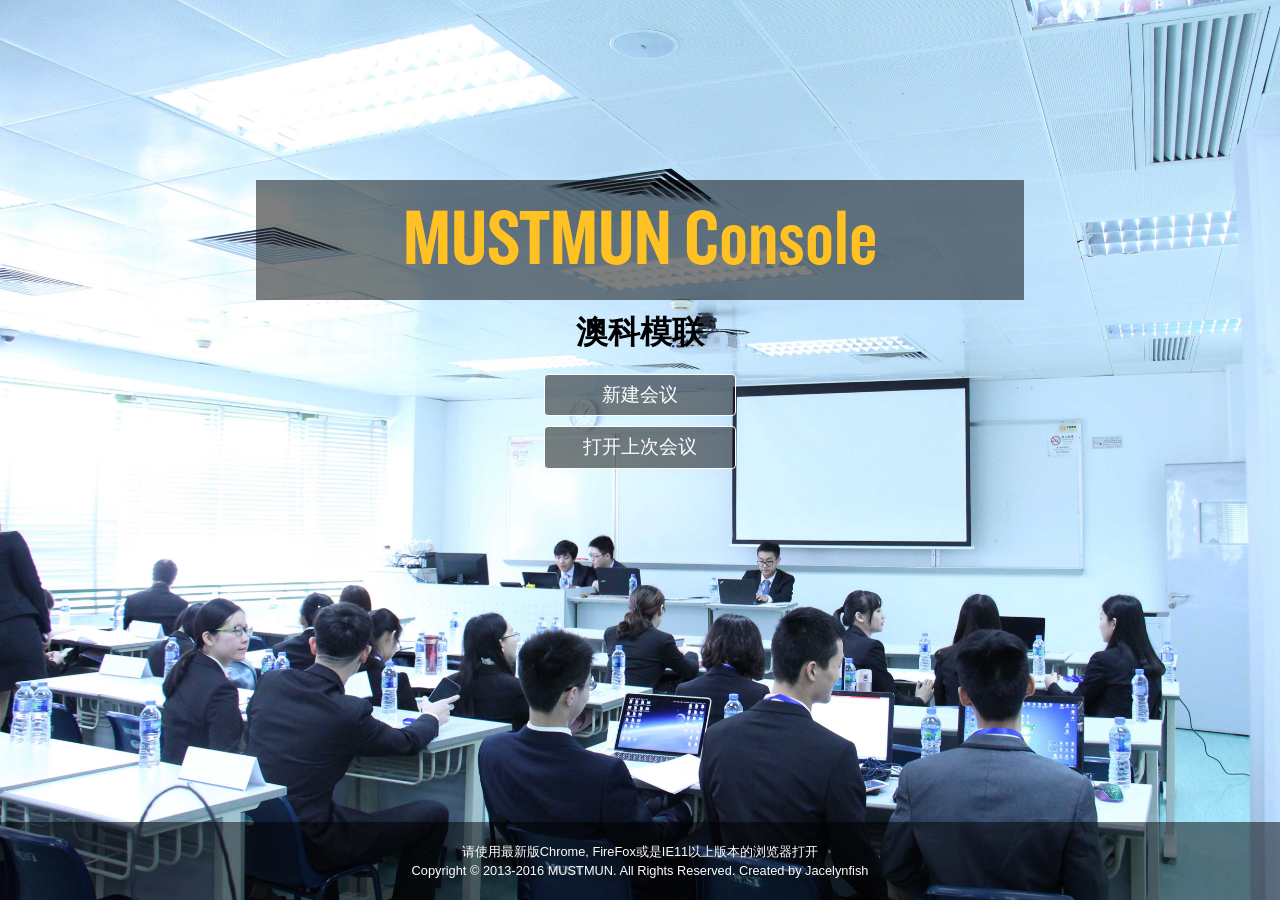
<file: mustmun/index.html>
<!DOCTYPE html>
<html lang="en">
<head>
	<meta charset="UTF-8">
	<title>MUSTMUN Console</title>
	<link href='./bin/style/reset.css' rel='stylesheet'>
	<link rel="stylesheet" href="./bin/style/global.css">
	<script src='./bin/app.bundle.js'></script>

</head>
<body>
	<div id="container">
		<app></app>

	</div>
</body>
</html>
</file>
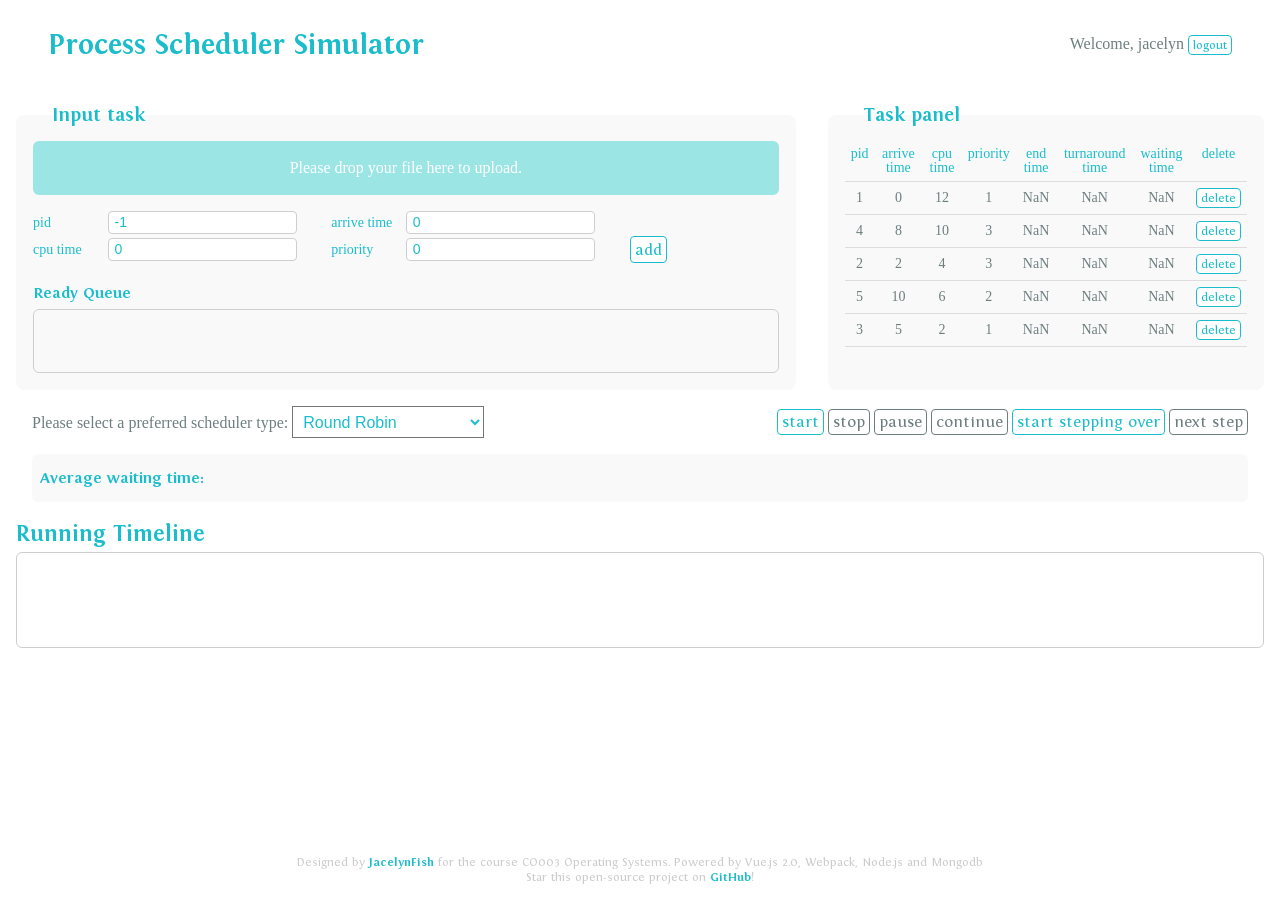
<file: process_scheduler/index.html>
<!DOCTYPE html>
<html lang="en">
<head>
    <meta charset="UTF-8">
    <title>Title</title>
<link href="style.css" rel="stylesheet"></head>
<body>
    <div id="app">

    </div>
<script type="text/javascript" src="bootstrap.bundle.js"></script><script type="text/javascript" src="vendor.bundle.js"></script><script type="text/javascript" src="main.bundle.js"></script></body>
</html>
</file>
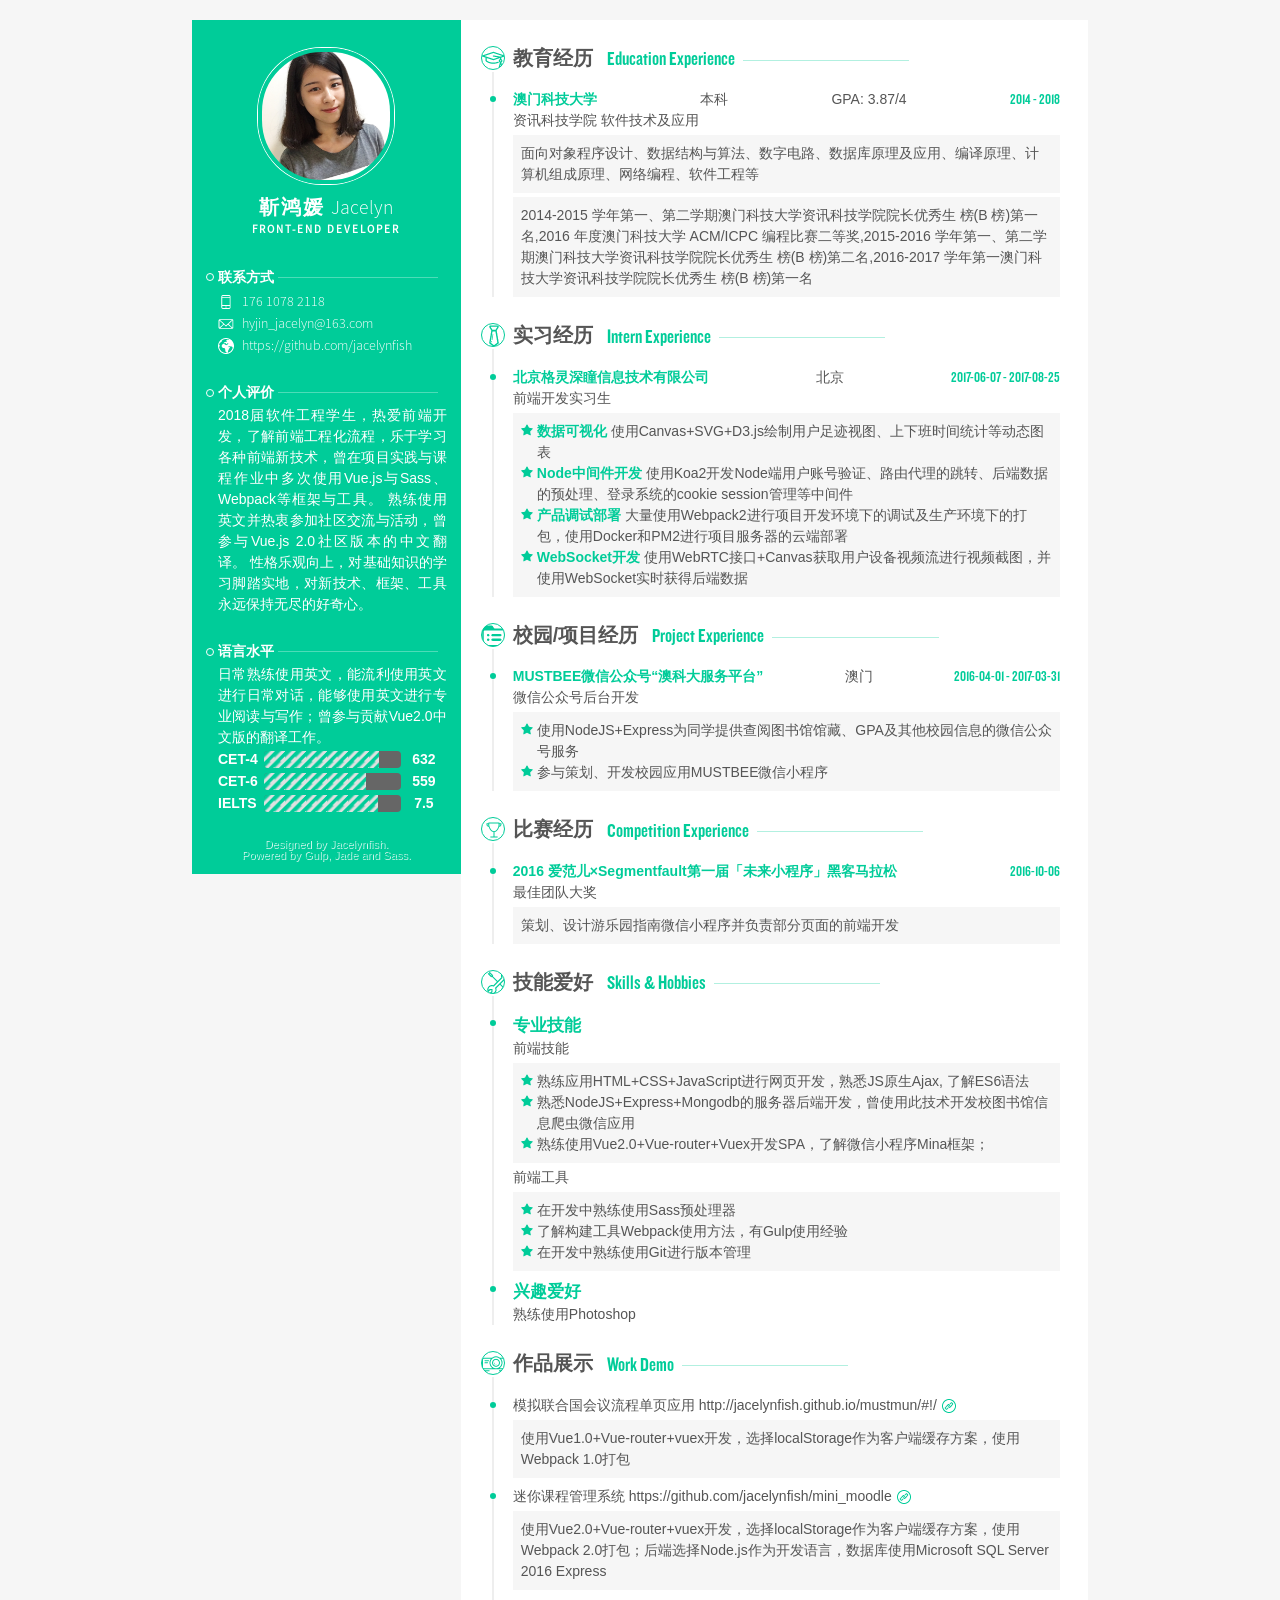
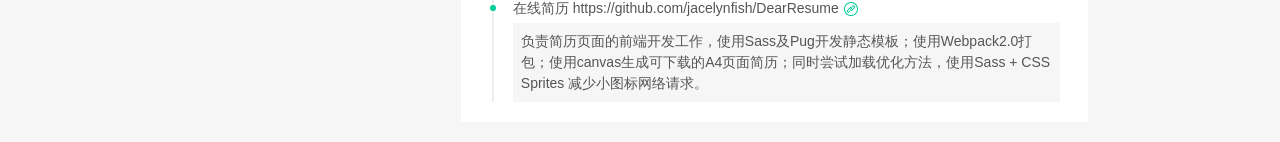
<file: resume/index.html>
<!DOCTYPE html><html><head><title>靳鸿媛的简历</title><link href="style.css" rel="stylesheet" type="text/css"><meta name="viewport" content="width=device-width, initial-scale=1.0"></head><body><div id="container"><div id="sidebar"><div class="sidebar-item" id="sidebar-icon"><div id="sidebar-avatar"></div><div id="sidebar-name">靳鸿媛<span>Jacelyn</span></div><div id="sidebar-brief">Front-end Developer</div></div><div class="sidebar-item" id="sidebar-contact"><div class="sidebar-title"><span>联系方式</span></div><div class="sidebar-contact-item"><span>176 1078 2118</span></div><div class="sidebar-contact-item"><span>hyjin_jacelyn@163.com</span></div><div class="sidebar-contact-item"><span>https://github.com/jacelynfish</span></div></div><div class="sidebar-item" id="sidebar-personalAccess"><div class="sidebar-title"><span>个人评价</span></div><div class="sidebar-des-item">2018届软件工程学生，热爱前端开发，了解前端工程化流程，乐于学习各种前端新技术，曾在项目实践与课程作业中多次使用Vue.js与Sass、Webpack等框架与工具。
熟练使用英文并热衷参加社区交流与活动，曾参与Vue.js 2.0社区版本的中文翻译。
性格乐观向上，对基础知识的学习脚踏实地，对新技术、框架、工具永远保持无尽的好奇心。</div></div><div class="sidebar-item" id="sidebar-lang"><div class="sidebar-title"><span>语言水平</span></div><div class="sidebar-des-item">日常熟练使用英文，能流利使用英文进行日常对话，能够使用英文进行专业阅读与写作；曾参与贡献Vue2.0中文版的翻译工作。</div><div class="sidebar-lang-item"><span class="lang-title">CET-4</span><span class="lang-bar" id="cet4-bar"></span><span class="lang-level">632</span></div><div class="sidebar-lang-item"><span class="lang-title">CET-6</span><span class="lang-bar" id="cet6-bar"></span><span class="lang-level">559</span></div><div class="sidebar-lang-item"><span class="lang-title">IELTS</span><span class="lang-bar" id="other-bar"></span><span class="lang-level">7.5</span></div></div><div class="sidebar-item footer" id="sidebar-footer"><span>Designed by Jacelynfish. <br/>Powered by Gulp, Jade and Sass.</span></div></div><div id="main"><div class="main-item" id="education"><h3 class="main-title">教育经历<span>Education Experience</span></h3><div class="edu-item"><div class="edu-item-basic"><span class="edu-school">澳门科技大学</span><span class="edu-degree">本科</span><span class="edu-gpa">GPA: 3.87/4</span><span class="edu-duration">2014 - 2018</span></div><div class="edu-item-faculty">资讯科技学院 软件技术及应用</div><div class="edu-item-des">面向对象程序设计、数据结构与算法、数字电路、数据库原理及应用、编译原理、计算机组成原理、网络编程、软件工程等</div><div class="edu-item-des">2014-2015 学年第一、第二学期澳门科技大学资讯科技学院院长优秀生 榜(B 榜)第一名,2016 年度澳门科技大学 ACM/ICPC 编程比赛二等奖,2015-2016 学年第一、第二学期澳门科技大学资讯科技学院院长优秀生 榜(B 榜)第二名,2016-2017 学年第一澳门科技大学资讯科技学院院长优秀生 榜(B 榜)第一名</div></div></div><div class="main-item" id="intern"><h3 class="main-title">实习经历<span>Intern Experience</span></h3><div class="intern-item"><div class="intern-item-basic"><span class="intern-company">北京格灵深瞳信息技术有限公司</span><span class="intern-location">北京</span><span class="intern-duration">2017-06-07 - 2017-08-25</span></div><div class="intern-item-job">前端开发实习生</div><ul class="intern-item-des"><li class="intern-des-item"><em>数据可视化</em> 使用Canvas+SVG+D3.js绘制用户足迹视图、上下班时间统计等动态图表</li><li class="intern-des-item"><em>Node中间件开发</em> 使用Koa2开发Node端用户账号验证、路由代理的跳转、后端数据的预处理、登录系统的cookie session管理等中间件</li><li class="intern-des-item"><em>产品调试部署</em> 大量使用Webpack2进行项目开发环境下的调试及生产环境下的打包，使用Docker和PM2进行项目服务器的云端部署</li><li class="intern-des-item"><em>WebSocket开发</em> 使用WebRTC接口+Canvas获取用户设备视频流进行视频截图，并使用WebSocket实时获得后端数据</li></ul></div></div><div class="main-item" id="project"><h3 class="main-title">校园/项目经历<span>Project Experience</span></h3><div class="proj-item"><div class="proj-item-basic"><span class="proj-name">MUSTBEE微信公众号“澳科大服务平台”</span><span class="proj-location">澳门</span><span class="proj-duration">2016-04-01 - 2017-03-31</span></div><div class="proj-item-job">微信公众号后台开发</div><ul class="proj-item-des"><li class="proj-des-item">使用NodeJS+Express为同学提供查阅图书馆馆藏、GPA及其他校园信息的微信公众号服务</li><li class="proj-des-item">参与策划、开发校园应用MUSTBEE微信小程序</li></ul></div></div><div class="main-item" id="competition"><h3 class="main-title">比赛经历<span>Competition Experience</span></h3><div class="com-item"><div class="com-item-basic"><span class="com-name">2016 爱范儿×Segmentfault第一届「未来小程序」黑客马拉松</span><span class="com-duration">2016-10-06</span></div><div class="com-item-honor">最佳团队大奖</div><div class="com-item-des">策划、设计游乐园指南微信小程序并负责部分页面的前端开发</div></div></div><div class="main-item" id="skills"><h3 class="main-title">技能爱好<span>Skills & Hobbies</span></h3><div class="skill-item"><h4 class="skill-title">专业技能</h4><div class="prof-container"><div class="prof-item"><div class="prof-item-title">前端技能</div><ul class="skill-item-des"><li class="prof-des-item">熟练应用HTML+CSS+JavaScript进行网页开发，熟悉JS原生Ajax, 了解ES6语法</li><li class="prof-des-item">熟悉NodeJS+Express+Mongodb的服务器后端开发，曾使用此技术开发校图书馆信息爬虫微信应用</li><li class="prof-des-item">熟练使用Vue2.0+Vue-router+Vuex开发SPA，了解微信小程序Mina框架；</li></ul></div><div class="prof-item"><div class="prof-item-title">前端工具</div><ul class="skill-item-des"><li class="prof-des-item">在开发中熟练使用Sass预处理器</li><li class="prof-des-item">了解构建工具Webpack使用方法，有Gulp使用经验</li><li class="prof-des-item">在开发中熟练使用Git进行版本管理</li></ul></div></div></div><div class="skill-item"><h4 class="skill-title">兴趣爱好</h4><ul class="skill-item-hobbies"><li>熟练使用Photoshop</li></ul></div></div><div class="main-item" id="demo"><h3 class="main-title">作品展示<span>Work Demo</span></h3><div class="demo-item"><div class="demo-item-name"><span>模拟联合国会议流程单页应用 http://jacelynfish.github.io/mustmun/#!/</span><a href="http://jacelynfish.github.io/mustmun/"></a></div><div class="demo-item-des">使用Vue1.0+Vue-router+vuex开发，选择localStorage作为客户端缓存方案，使用Webpack 1.0打包</div></div><div class="demo-item"><div class="demo-item-name"><span>迷你课程管理系统 https://github.com/jacelynfish/mini_moodle</span><a href="https://github.com/jacelynfish/mini_moodle"></a></div><div class="demo-item-des">使用Vue2.0+Vue-router+vuex开发，选择localStorage作为客户端缓存方案，使用Webpack 2.0打包；后端选择Node.js作为开发语言，数据库使用Microsoft SQL Server 2016 Express</div></div><div class="demo-item"><div class="demo-item-name"><span>在线简历  https://github.com/jacelynfish/DearResume</span><a href="http://jacelynfish.github.io/dear_resume"></a></div><div class="demo-item-des">负责简历页面的前端开发工作，使用Sass及Pug开发静态模板；使用Webpack2.0打包；使用canvas生成可下载的A4页面简历；同时尝试加载优化方法，使用Sass + CSS Sprites 减少小图标网络请求。</div></div></div></div><div class="footer" id="global-footer"><span>Designed by Jacelynfish. <br/>Powered by Gulp, Jade and Sass.</span></div></div></body></html>
</file>
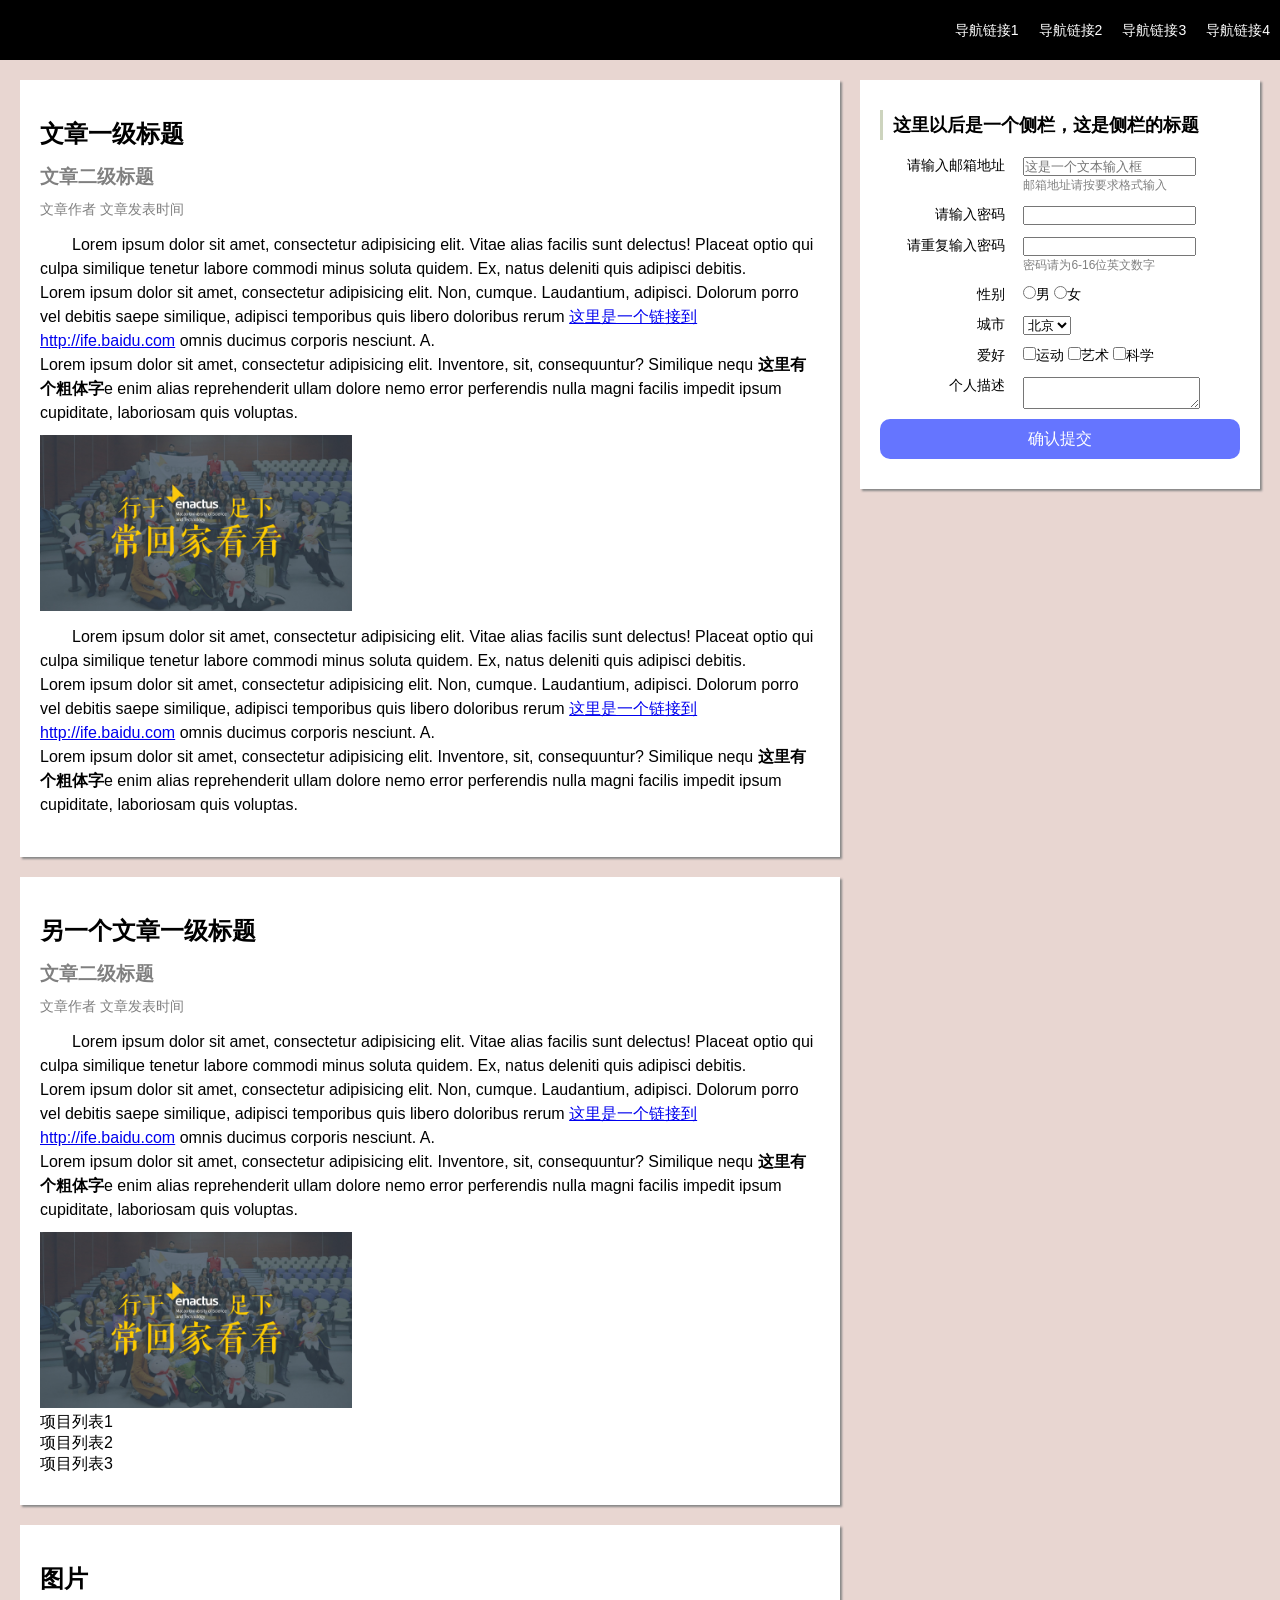
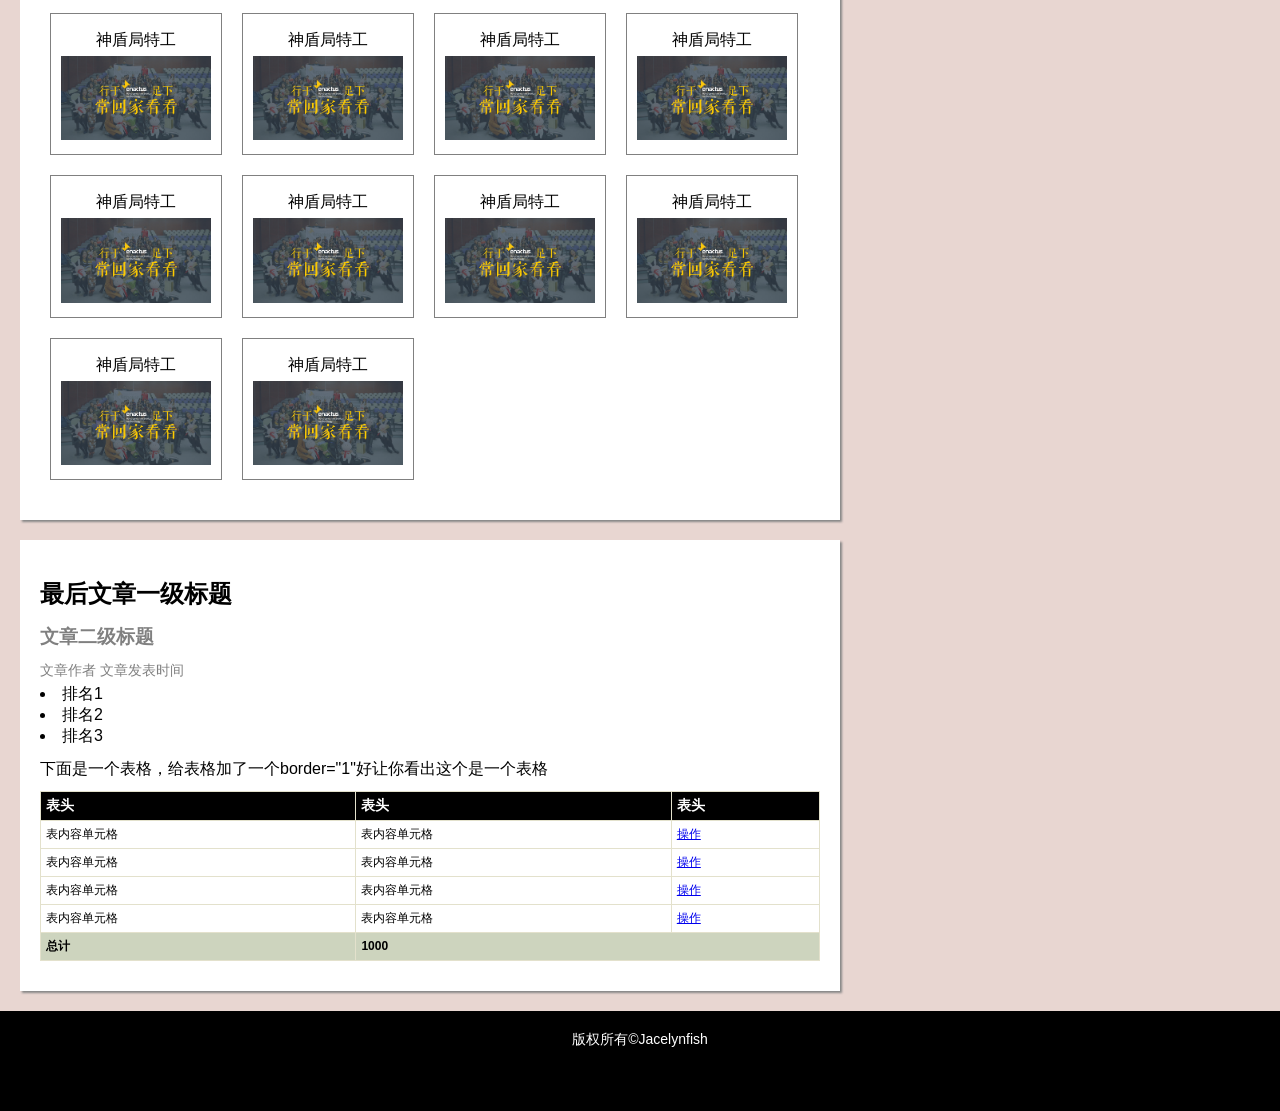
<file: task_105/index.html>
<!DOCTYPE html>
<html lang="en">
<head>
	<meta charset="UTF-8">
	<title>Document</title>
	<link rel="stylesheet" href="index.css">
</head>
<body>
	<header id='header'>
		<h1>网站一级标题</h1>
		<ul class="nav">
			<li><a href="#">导航链接1</a></li>
			<li><a href="#">导航链接2</a></li>
			<li><a href="#">导航链接3</a></li>
			<li><a href="#">导航链接4</a></li>	
		</ul>
	</header>
	
	<aside>
		<h2>这里以后是一个侧栏，这是侧栏的标题</h2>
		<h3>侧栏注册窗口标题</h3>
		
		<form action="#">
			<table>
				
			<tr>
				<td class='forms-query'><label for="email-input">请输入邮箱地址</label></td>
				<td class-'forms-input'><input type="text" name="email" id="email-input" placeholder="这是一个文本输入框"><br>
				<span class='forms-tips'>邮箱地址请按要求格式输入</span></td>
			</tr>
			<tr>
				<td class='forms-query'><label for="password-input">请输入密码</label></td>
				<td class-'forms-input'><input type="password" name="password" id="password-input"></td>
			</tr>
			<tr>
				<td class='forms-query'><label for="password-repeat-input">请重复输入密码</label></td>
				<td class-'forms-input'><input type="password" name="password-repeat" id="password-repeat-input"><br><span class='forms-tips'>密码请为6-16位英文数字</span></td>
			</tr>
			<tr>
				<td class='forms-query'>性别</td>
				<td class-'forms-input'>
					<label><input type="radio" name="sex" value="male" id="sex-male">男<label>
					<label><input type="radio" name="sex" value="female" id="sex-female">女</label>
				</td>
			</tr>
			<tr>
				<td class='forms-query'>城市</td>
				<td class-'forms-input'><select name="city" id="cities">
					<option value="beijing">北京</option>
					<option value="shanghai">上海</option>
					<option value="guangzhou">广州</option>
					<option value="shenzhen">深圳</option>
				</select></td>
			</tr>
			<tr>
				<td class='forms-query'>爱好</td>
				<td class-'forms-input'>
					<label><input type="checkbox" name="hobby" id="hobby-sports">运动</label>
					<label><input type="checkbox" name="hobby" id="hobby-art">艺术</label>
					<label><input type="checkbox" name="hobby" id="hobby-science">科学</label>
				</td>
			</tr>
			<tr>
				<td class='forms-query'>个人描述</td>
				<td class-'forms-input'><textarea class="group" name="personal-statement" id="ps"></textarea></td>
			</tr>
		</table>
		<input type="submit" value="确认提交">
		</form>
	</aside>

	<article id='article1'>
		<h2>文章一级标题</h2>
		<h3>文章二级标题</h3>
		<div class="article-info">
			<span class="article-author">文章作者</span>
			<span iclass="article-time">文章发表时间</span>
		</div>
		<div class="article-content">
			<p>Lorem ipsum dolor sit amet, consectetur adipisicing elit. Vitae alias facilis sunt delectus! Placeat optio qui culpa similique tenetur labore commodi minus soluta quidem. Ex, natus deleniti quis adipisci debitis.
			<br>Lorem ipsum dolor sit amet, consectetur adipisicing elit. Non, cumque. Laudantium, adipisci. Dolorum porro vel debitis saepe similique, adipisci temporibus quis libero doloribus rerum  <a href="ife.baidu.com">这里是一个链接到http://ife.baidu.com</a> omnis ducimus corporis nesciunt. A.
			<br>Lorem ipsum dolor sit amet, consectetur adipisicing elit. Inventore, sit, consequuntur? Similique nequ <b>这里有个粗体字</b>e enim alias reprehenderit ullam dolore nemo error perferendis nulla magni facilis impedit ipsum cupiditate, laboriosam quis voluptas.</p>
			<img src="1.jpg" alt="">
			<p>Lorem ipsum dolor sit amet, consectetur adipisicing elit. Vitae alias facilis sunt delectus! Placeat optio qui culpa similique tenetur labore commodi minus soluta quidem. Ex, natus deleniti quis adipisci debitis.
			<br>Lorem ipsum dolor sit amet, consectetur adipisicing elit. Non, cumque. Laudantium, adipisci. Dolorum porro vel debitis saepe similique, adipisci temporibus quis libero doloribus rerum  <a href="ife.baidu.com">这里是一个链接到http://ife.baidu.com</a> omnis ducimus corporis nesciunt. A.
			<br>Lorem ipsum dolor sit amet, consectetur adipisicing elit. Inventore, sit, consequuntur? Similique nequ <b>这里有个粗体字</b>e enim alias reprehenderit ullam dolore nemo error perferendis nulla magni facilis impedit ipsum cupiditate, laboriosam quis voluptas.</p>
		</div>
	</article>
	<article id='article2'>
		<h2>另一个文章一级标题</h2>
		<h3>文章二级标题</h3>
		<div class="article-info">
			<span class="article-author">文章作者</span>
			<span iclass="article-time">文章发表时间</span>
		</div>
		<div class="article-content">
			<p>Lorem ipsum dolor sit amet, consectetur adipisicing elit. Vitae alias facilis sunt delectus! Placeat optio qui culpa similique tenetur labore commodi minus soluta quidem. Ex, natus deleniti quis adipisci debitis.
			<br>Lorem ipsum dolor sit amet, consectetur adipisicing elit. Non, cumque. Laudantium, adipisci. Dolorum porro vel debitis saepe similique, adipisci temporibus quis libero doloribus rerum  <a href="ife.baidu.com">这里是一个链接到http://ife.baidu.com</a> omnis ducimus corporis nesciunt. A.
			<br>Lorem ipsum dolor sit amet, consectetur adipisicing elit. Inventore, sit, consequuntur? Similique nequ <b>这里有个粗体字</b>e enim alias reprehenderit ullam dolore nemo error perferendis nulla magni facilis impedit ipsum cupiditate, laboriosam quis voluptas.</p>
			<img src="1.jpg" alt="">
			<ol>
				<li>项目列表1</li>
				<li>项目列表2</li>
				<li>项目列表3</li>
			</ol>
	</article>
	<article id="article3">
		<h2>图片</h2>
			<ul>
				<li>
					<p>神盾局特工</p>
					<img src="1.jpg" alt="">
				</li>
				<li>
					<p>神盾局特工</p>
					<img src="1.jpg" alt="">
				</li>
				<li>
					<p>神盾局特工</p>
					<img src="1.jpg" alt="">
				</li>
				<li>
					<p>神盾局特工</p>
					<img src="1.jpg" alt="">
				</li>
				<li>
					<p>神盾局特工</p>
					<img src="1.jpg" alt="">
				</li>
				<li>
					<p>神盾局特工</p>
					<img src="1.jpg" alt="">
				</li>
				<li>
					<p>神盾局特工</p>
					<img src="1.jpg" alt="">
				</li>
				<li>
					<p>神盾局特工</p>
					<img src="1.jpg" alt="">
				</li>
				<li>
					<p>神盾局特工</p>
					<img src="1.jpg" alt="">
				</li>
				<li>
					<p>神盾局特工</p>
					<img src="1.jpg" alt="">
				</li>
			</ul>
		</div>
	</article>
	<article id='article4'>
		<h2>最后文章一级标题</h2>
		<h3>文章二级标题</h3>
		<div class="article-info">
			<span class="article-author">文章作者</span>
			<span iclass="article-time">文章发表时间</span>
		</div>
		<div class="article-content">
			<or>
				<li>排名1</li>
				<li>排名2</li>
				<li>排名3</li>
			</or>
			<p>下面是一个表格，给表格加了一个border="1"好让你看出这个是一个表格</p>
			<table>
				<thead>
					<tr>
						<td>表头</td>
						<td>表头</td>
						<td>表头</td>
					</tr>
				</thead>
				<tbody>
					<tr>
						<td>表内容单元格</td>
						<td>表内容单元格</td>
						<td><a href="www.baidu.com">操作</a></td>
					</tr>
					<tr>
						<td>表内容单元格</td>
						<td>表内容单元格</td>
						<td><a href="www.baidu.com">操作</a></td>
					</tr>
					<tr>
						<td>表内容单元格</td>
						<td>表内容单元格</td>
						<td><a href="www.baidu.com">操作</a></td>
					</tr>
					<tr>
						<td>表内容单元格</td>
						<td>表内容单元格</td>
						<td><a href="www.baidu.com">操作</a></td>
					</tr>
				</tbody>
				<tfoot>
					<tr>
						<td>总计</td>
						<td colspan='2'>1000</td>
					</tr>
				</tfoot>
			</table>
		</div>
	</article>

	<footer>
		<span>版权所有&copy;Jacelynfish</span>
	</footer>
</body>
</html>
</file>
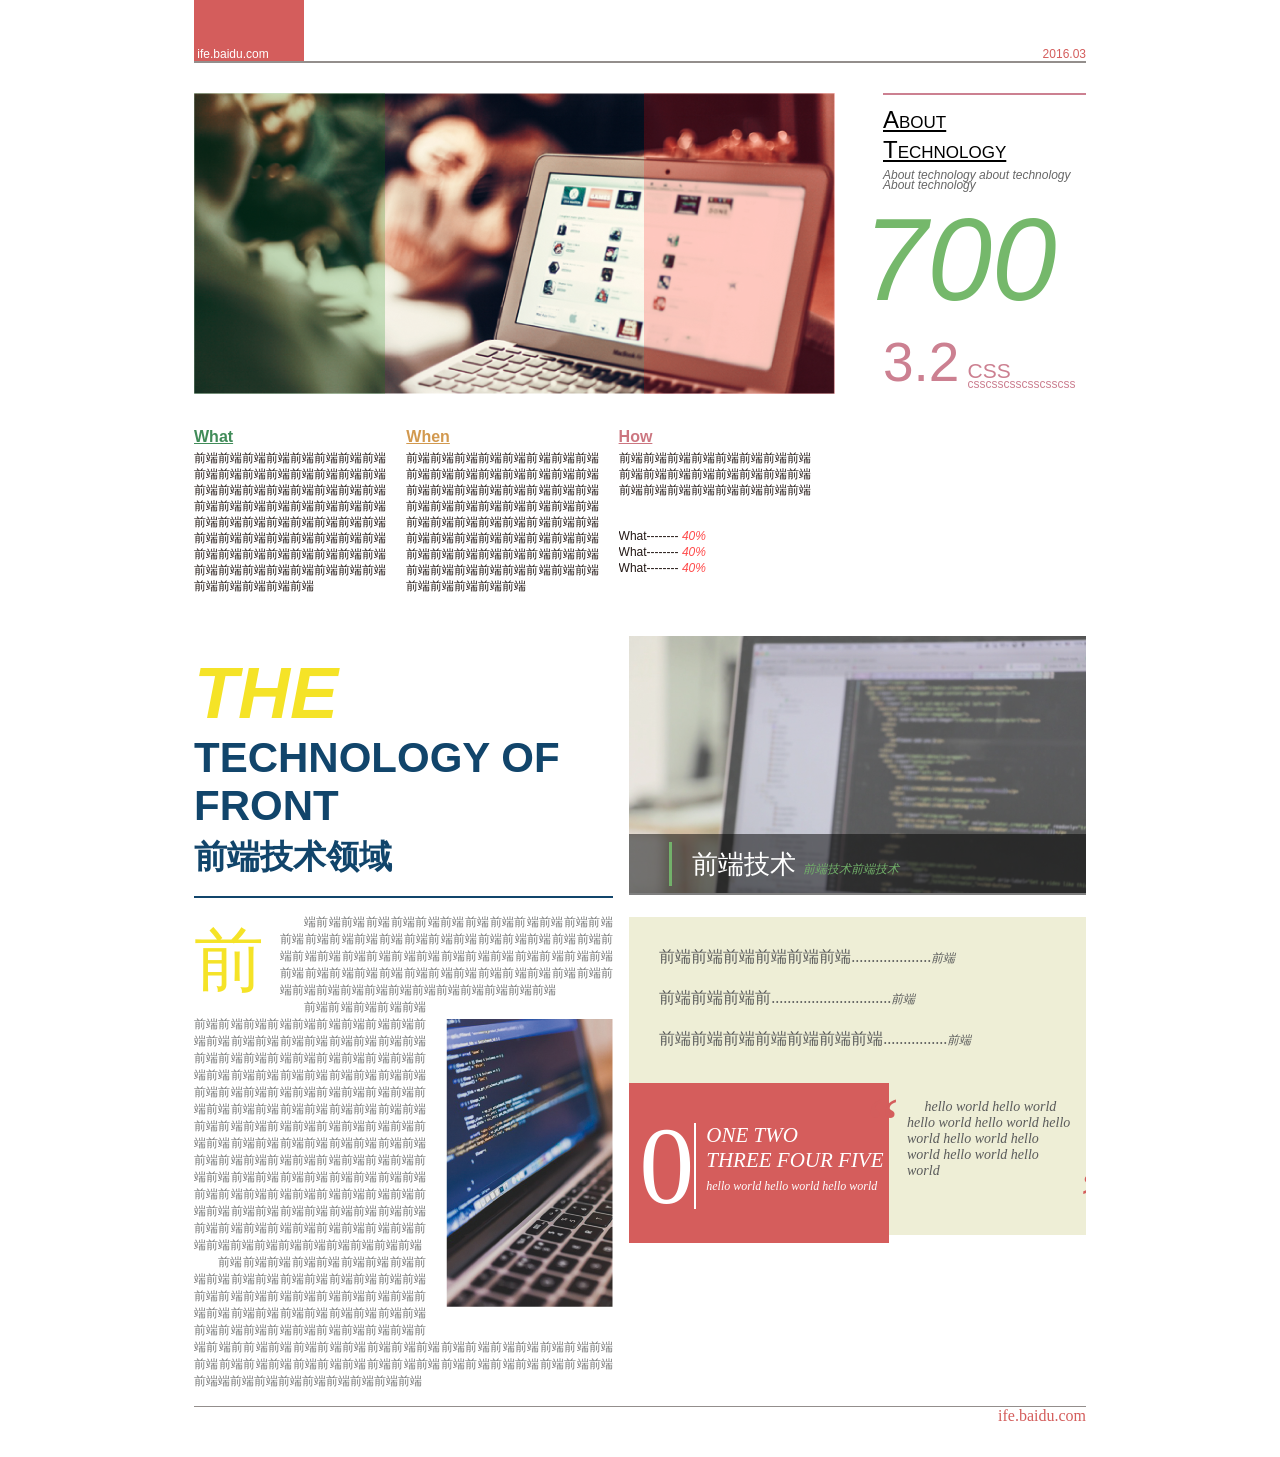
<file: task_106/index.html>
<!DOCTYPE html>
<html lang="zh">
<head>
	<meta charset="UTF-8">
	<title>Document</title>
	<link rel="stylesheet" href="index.css">
</head>
<body>
	<div class="main">
		<div class="wrapper">
		<div class="header">
			<div class="logo">
				<p>&nbsp;ife.baidu.com</p>
			</div>
			<span>2016.03</span>
		</div>
		<div class="content">
				<div class="tech-info">
					<p class='info-header'>About</p>
					<p class='info-header' style="margin-top:-10px;">Technology</p>
					<p class='info-content'>About technology about technology About technology</p>
					<p class='info-700'>700</p>
					<div class="css-32">
						<p class='c32'>3.2</p>
						<p class='css'>CSS<br><span>csscsscsscsscsscss<span></p>

					</div>
				</div>
				<div class="about-technology">
					<div class="cover-left"></div>
					<div class="cover-right"></div>
				</div>
			</div>
			<div class="what-when-how">
				<ul>
					<li>
						<div class="what">
						<h2>What</h2>
						<p>前端前端前端前端前端前端前端前端前端前端前端前端前端前端前端前端前端前端前端前端前端前端前端前端前端前端前端前端前端前端前端前端前端前端前端前端前端前端前端前端前端前端前端前端前端前端前端前端前端前端前端前端前端前端前端前端前端前端前端前端前端前端前端前端前端前端前端前端前端</p>
						</div>
					</li>
					<li>
						<div class="when">
						<h2>When</h2>
						<p>前端前端前端前端前端前端前端前端前端前端前端前端前端前端前端前端前端前端前端前端前端前端前端前端前端前端前端前端前端前端前端前端前端前端前端前端前端前端前端前端前端前端前端前端前端前端前端前端前端前端前端前端前端前端前端前端前端前端前端前端前端前端前端前端前端前端前端前端前端</p>
						</div>
					</li>
					<li>
						<div class="how">
						<h2>How</h2>
						<p>前端前端前端前端前端前端前端前端前端前端前端前端前端前端前端前端前端前端前端前端前端前端前端前端</p>
						<ul>
							<li>What-------- <span>40%</span></li>
							<li>What-------- <span>40%</span></li>
							<li>What-------- <span>40%</span></li>
						</ul>
						</div>
					</li>
				</ul>
				
				
				
			</div>
			<div class="front-end clear-fix">
			<div class="front-left">
				<div class="front-end-header">
					<h2><span class='THE'>THE</span> TECHNOLOGY OF FRONT <br><span class='FE'>前端技术领域</span></h2>
				</div>
				<div class="front-end-content">
					<p><span>前</span>端前端前端前端前端前端前端前端前端前端前端前端前端前端前端前端前端前端前端前端前端前端前端前端前端前端前端前端前端前端前端前端前端前端前端前端前端前端前端前端前端前端前端前端前端前端前端前端前端前端前端前端前端前端前端前端前端前端前端前端前端前端前端前端前端</p>
					<img src="img/3.png" alt="">
					<p>前端前端前端前端前端前端前端前端前端前端前端前端前端前端前端前端前端前端前端前端前端前端前端前端前端前端前端前端前端前端前端前端前端前端前端前端前端前端前端前端前端前端前端前端前端前端前端前端前端前端前端前端前端前端前端前端前端前端前端前端前端前端前端前端前端前端前端前端前端前端前端前端前端前端前端前端前端前端前端前端前端前端前端前端前端前端前端前端前端前端前端前端前端前端前端前端前端前端前端前端前端前端前端前端前端前端前端前端前端前端前端前端前端前端前端前端前端前端前端前端前端前端前端前端前端前端前端前端前端前端前端前端前端前端前端前端前端前端</p>

					<p>前端前端前端前端前端前端前端前端前端前端前端前端前端前端前端前端前端前端前端前端前端前端前端前端前端前端前端前端前端前端前端前端前端前端前端前端前端前端前端前端前端前端前端前端前端前端前端前端前前端前端前端前端前端前端前端前端前端前端前端前端前端前端前端前端前端前端前端前端前端前端前端前端前端前端前端前端前端前端前端前端前端端前端前端前端前端前端前端前端前端</p>
					
				</div>
			</div>
			<div class="front-right">
				<div class="different-nav">
				<div class="pic-and-title">
					<img src="img/2.png" alt="">
					<div class="title">
						<p>前端技术 <span>前端技术前端技术</span></p>
					</div>
				</div>
				<div class="nav">
					<ul>
						<li>前端前端前端前端前端前端....................<span>前端</span></li>
						<li>前端前端前端前..............................<span>前端</span></li>
						<li>前端前端前端前端前端前端前端................<span>前端</span></li>
					</ul>
					<div class="counting">
						<p class="zero">0</p>
						<div>ONE TWO <br>THREE FOUR FIVE<p>hello world hello world hello world</p></div>
					</div>
					<div class="hello-world">
						<span class="span-left">“</span>&nbsp;&nbsp;&nbsp;&nbsp;&nbsp;hello world hello world hello world hello world hello world hello world hello world hello world hello world<span class="span-right">”</span>
					</div>
				</div>
			</div>
		</div>
			</div>
			<div class="footer">
				ife.baidu.com
			</div>
			</div>
			
		
	</div>
	</div>
	
	
</body>
</html>
</file>
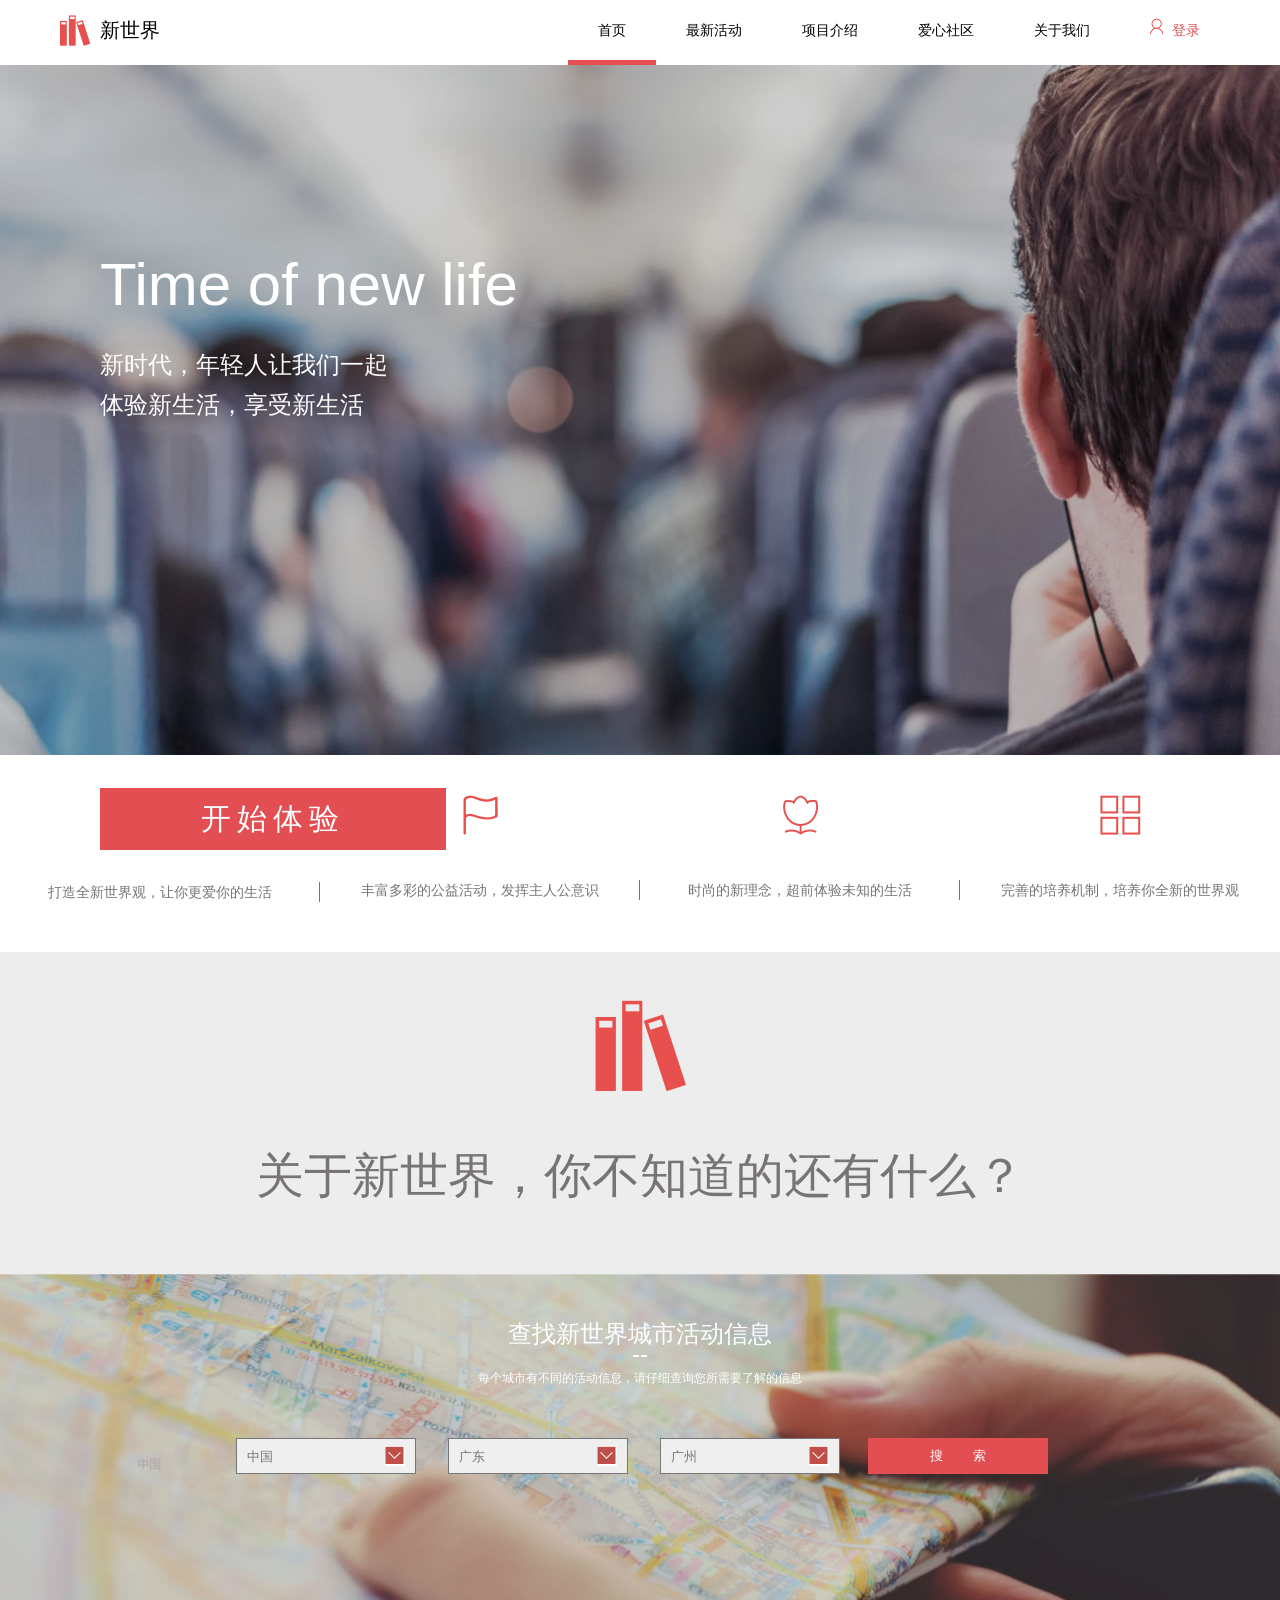
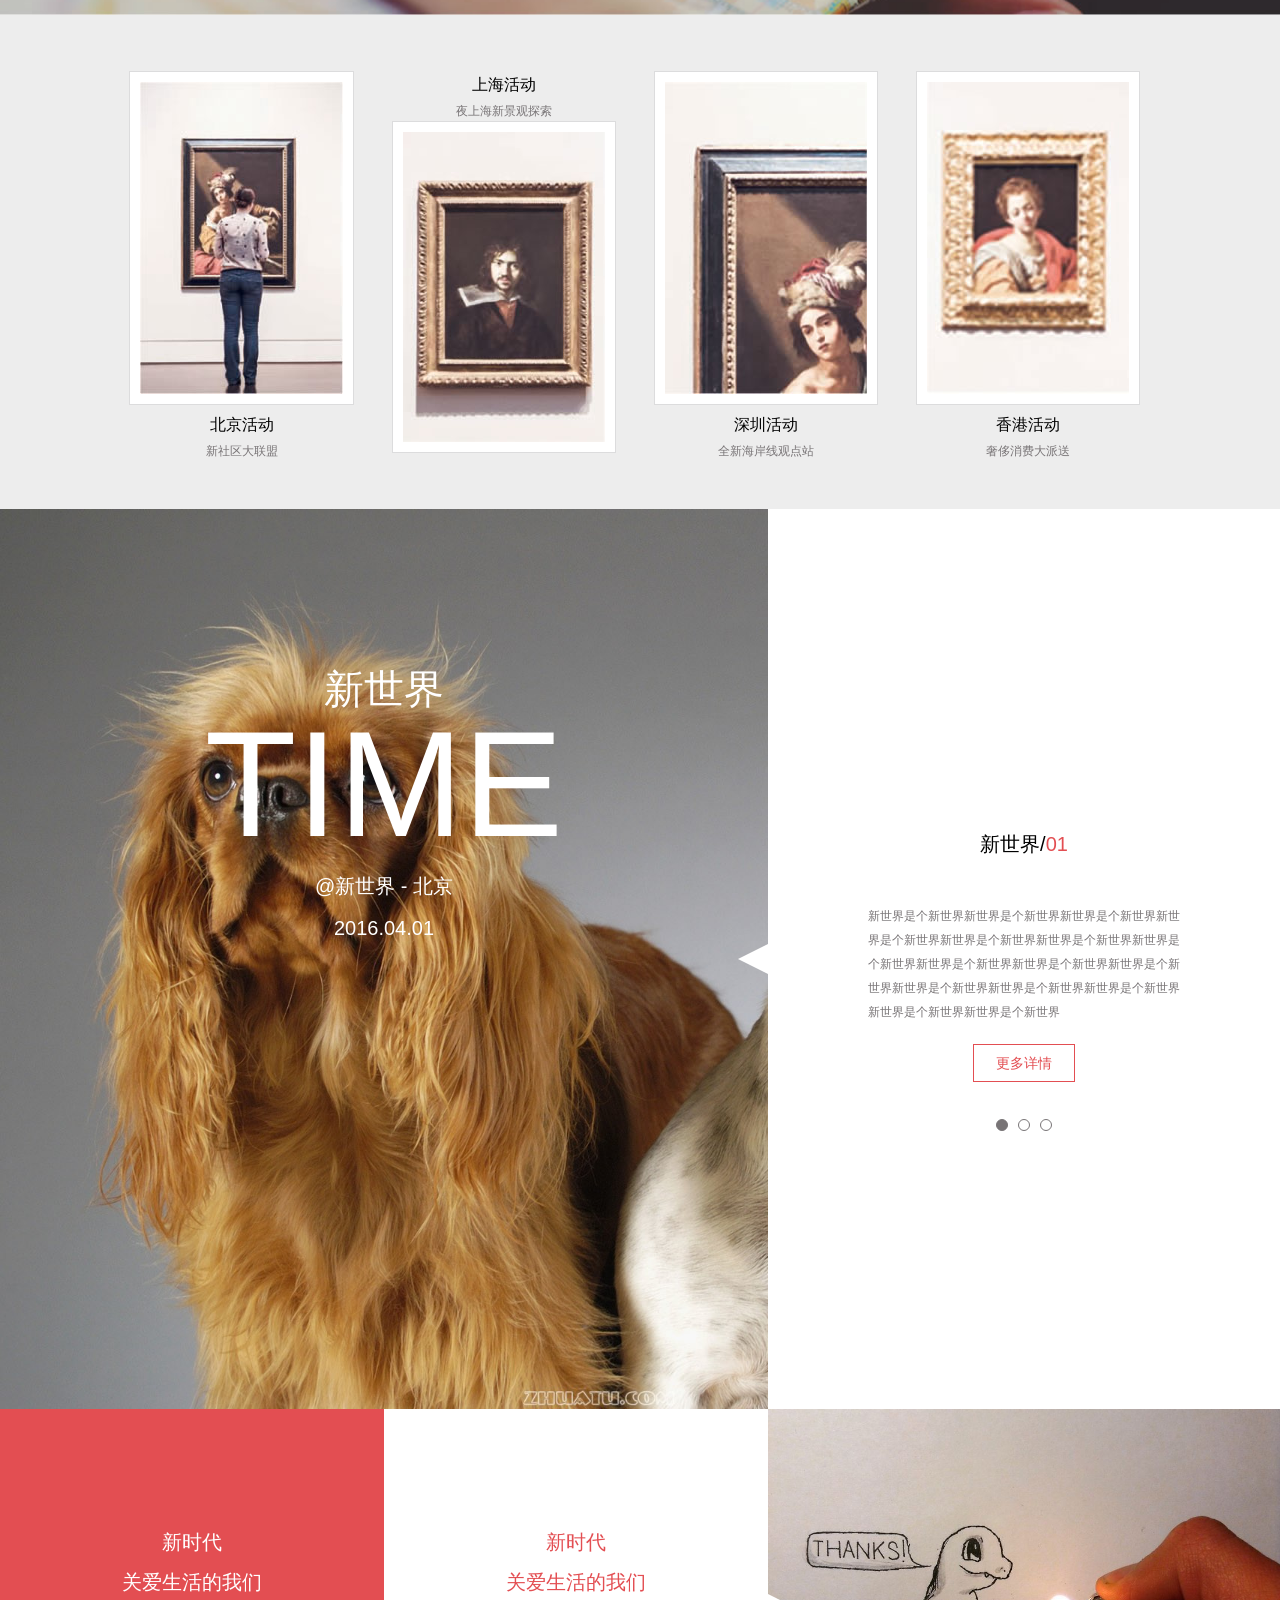
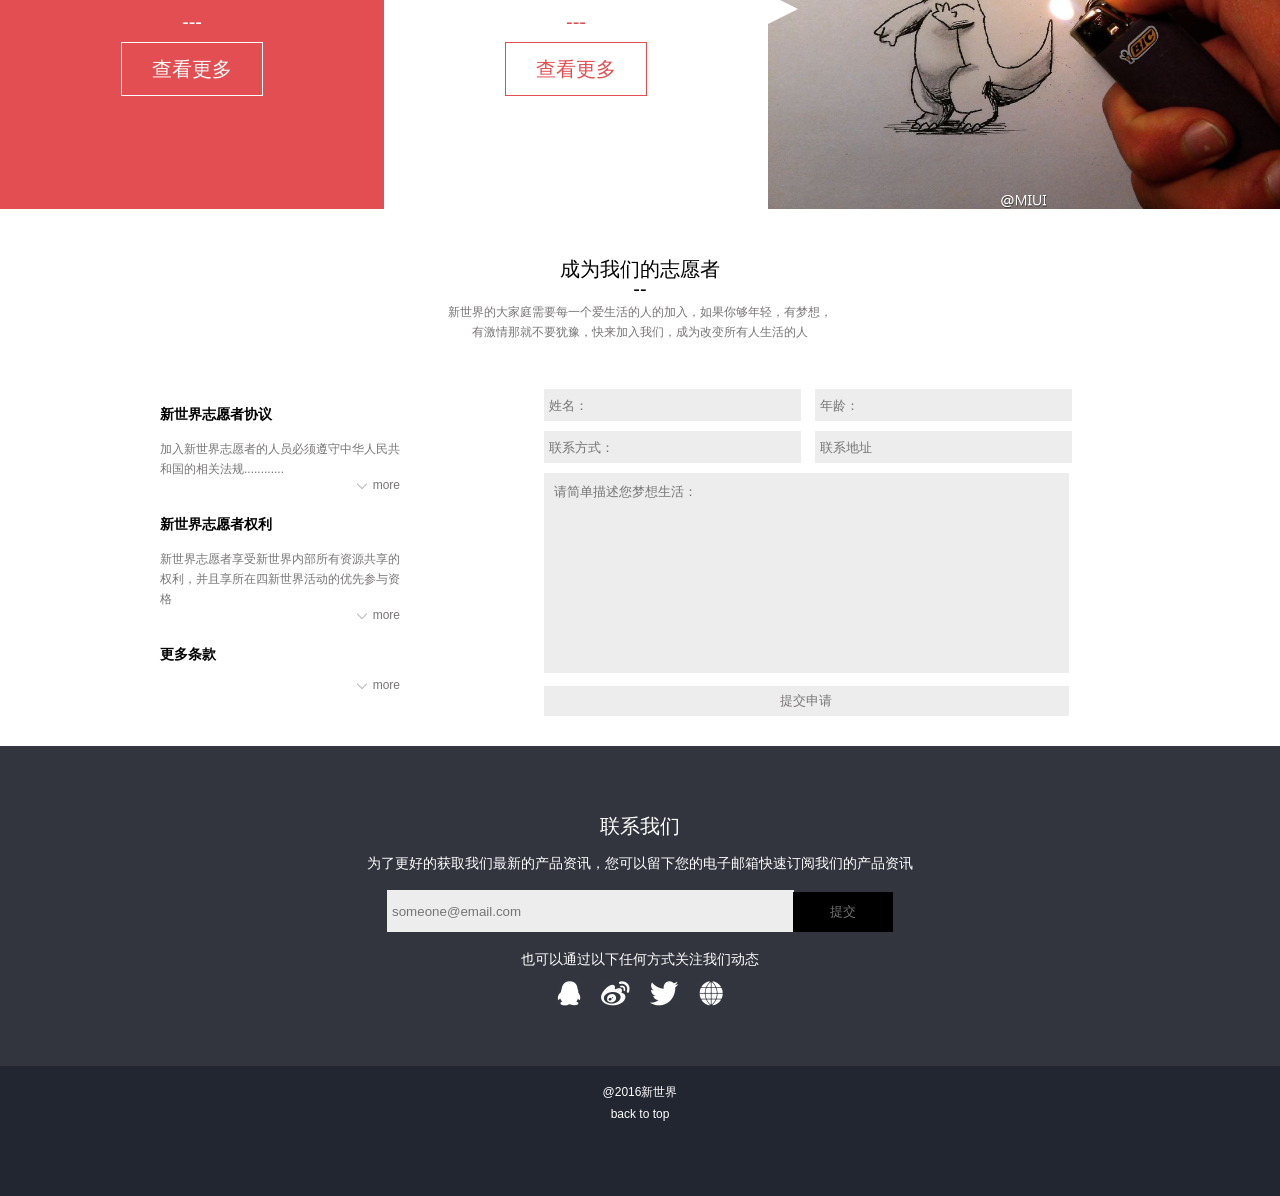
<file: task_107/index.html>
<!DOCTYPE html>
<html lang="en">
<head>
	<meta charset="UTF-8">
	<title>d</title>
	<link rel="stylesheet" href="style.css">
</head>
<body>
	<div class="wholewrap">
		<header>
		<div class="logo">新世界</div>
		<ul class="nav">
			<li class="thispage"><a href="#home" id="nav">首页</a></li>
			<li><a href="#activity">最新活动</a></li>
			<li><a href="#proj">项目介绍</a></li>
			<li><a href="#community">爱心社区</a></li>
			<li><a href="#about">关于我们</a></li>
			<li><a href="login" class="login"><img src="img/user_icon.png" alt="">&nbsp;&nbsp;登录</a></li>
		</ul>
		
	</header>
	<div class="content">
		<div id="home">
			<div>
				<span>Time of new life</span>
			<br>
			新时代，年轻人让我们一起
			<br>
			体验新生活，享受新生活
			<br>
			</div>
			<a href="#">开始体验</a>
		</div>
		<div id="home-list">
			<ul class="clearfix">
				<li><img src="img/round_icon.png" alt="">
				
				<div>
					打造全新世界观，让你更爱你的生活
				</div>
					
				
				</li>
				<li><img src="img/flag_icon.png" alt="">
				
				<div>
					丰富多彩的公益活动，发挥主人公意识
				</div>
					
				</li>
				<li><img src="img/flower_icon.png" alt="">
				
				<div>
					时尚的新理念，超前体验未知的生活
				</div>
					
				</li>
				<li><img src="img/four_icon.png" alt="">
				
				<div>
					完善的培养机制，培养你全新的世界观
				</div>
					
				</li>
			</ul>
		</div>
		<div id="activity">
			<div class="about-activity">
				<img src="img/big_logo.png" alt="">
				<p>关于新世界，你不知道的还有什么？</p>
			</div>
			<div class="search-activity clearfix">
				<p>查找新世界城市活动信息
				<br>
				--
				<br>
				<span>每个城市有不同的活动信息，请仔细查询您所需要了解的信息</span></p>
				<form action="#" class="city">
					<div class="select-group">
					
						<select name="country" id="coun">
						<option value="china">中国</option>
						<option value="us">美国</option>
						<option value="uk">英国</option>
					</select>
					</div>
					<div class="select-group">
						
					<select name="province" id="prov">
						<option value="gd">广东</option>
						<option value="sh">上海</option>
						<option value="bj">北京</option>
					</select>
					</div>
					<div class="select-group">
						
					<select name="citits" id="city">
						<option value="gz">广州</option>
						<option value="sz">深圳</option>
						<option value="zh">珠海</option>
					</select>
					</div>
					<input type="submit" value="搜        索">
				</form>
			</div>
		</div>
		<div id="proj" class="clearfix">
			<ul class="proj-acti clearfix">
				<li>
					<img src="img/album_1.jpg" alt="">
					<div class="proj-desc">
						<span>北京活动</span><br>新社区大联盟
					</div>
				</li>
				<li>
					
					<div class="proj-desc">
						<span>上海活动</span><br>夜上海新景观探索
					</div>
					<img src="img/album_2.jpg" alt="">
				</li>
				<li>
					<img src="img/album_3.jpg" alt="">
					<div class="proj-desc">
						<span>深圳活动</span><br>全新海岸线观点站
					</div>
				</li>
				<li>
					<img src="img/album_4.jpg" alt="">
					<div class="proj-desc">
						<span>香港活动</span><br>奢侈消费大派送
					</div>
				</li>
			</ul>
		</div>
		<div style="clear:both"></div>
		<div id="about" class="clearfix">
			<div class="about-new-left">
			
				<p>新世界<br><span class="time">TIME</span><br><span class="add">@新世界 - 北京<br>2016.04.01</span></p>
				<div class="triangle-left"></div>
			</div>
			<div class="about-new-right">
				
				<div>
					<p class="title">新世界/<span>01</span></p>
					<p class="descr">新世界是个新世界新世界是个新世界新世界是个新世界新世界是个新世界新世界是个新世界新世界是个新世界新世界是个新世界新世界是个新世界新世界是个新世界新世界是个新世界新世界是个新世界新世界是个新世界新世界是个新世界新世界是个新世界新世界是个新世界</p>
					<a href="#">更多详情</a>
					<br>
						<span class="scroll active"></span>
						<span class="scroll"></span>
						<span class="scroll"></span>
					
				</div>
			</div>
			<div style="clear:both"></div>
			<div class="about-us">
				<div class="us-1">
				<div class="about-wrap">
					<span>新时代</span><br>关爱生活的我们<br>--- <br>
					<a href="#">查看更多</a>
				</div>
					
				</div>
				<div class="us-2">
				<div class="about-wrap">
					<span>新时代</span><br>关爱生活的我们<br>--- <br>
					<a href="#">查看更多</a>
				</div>
					
				</div>
				<div class="triangle-right"></div>
				<div class="us-3"></div>
				
				
			</div>
			<div style="clear:both"></div>
		</div>
		<div class="join">
		<div class="join-sum">
			<p>成为我们的志愿者
				<br>
				--
				<br>
				<span>新世界的大家庭需要每一个爱生活的人的加入，如果你够年轻，有梦想，<br>有激情那就不要犹豫，快来加入我们，成为改变所有人生活的人</span></p>
		</div>
			
			<div class="join-protocal">
				<ul>
					<li>
						<p class="join-title">新世界志愿者协议</p>
						<p class="join-desc">加入新世界志愿者的人员必须遵守中华人民共和国的相关法规............</p>
						<a href="#" class="join-more">more</a>
					</li>
					<li>
						<p class="join-title">新世界志愿者权利</p>
						<p class="join-desc">新世界志愿者享受新世界内部所有资源共享的权利，并且享所在四新世界活动的优先参与资格</p>
						<a href="#" class="join-more">more</a>
					</li>
					<li>
						<p class="join-title">更多条款</p>
						<a href="#" class="join-more">more</a>
					</li>
				</ul>
			</div>
			<div class="join-form">
			<form action="" class="join">
				<input type="text" name="name" id="name" placeholder="姓名：">
				<input type="text" name="age" id="age" placeholder="年龄：">
				<input type="text" name="contact" id="contact" placeholder="联系方式：">
				<input type="text" name="address" id="address" placeholder="联系地址">
				<textarea name="dream" id="dream" cols="30" rows="10" placeholder="请简单描述您梦想生活：" ></textarea>
				<input type="submit" value="提交申请" class="submit">

			</form>
			</div>
		</div>
		<div style="clear:both"></div>
		<div class="contact-us">
			<span>联系我们</span>
			为了更好的获取我们最新的产品资讯，您可以留下您的电子邮箱快速订阅我们的产品资讯
		
	
			<form action="#" class="contactus">
				<input type="email" name="email" id="email"  placeholder="someone@email.com">
				<input type="submit" value="提交" class="sub">
			</form>
			也可以通过以下任何方式关注我们动态
			<div class="social-media">
				<ul>
					<li><img src="img/qq_icon.png" alt=""></li>
					<li><img src="img/weibo_icon.png" alt=""></li>
					<li><img src="img/twiter_icon.png" alt=""></li>
					<li><img src="img/blog_icon.png" alt=""></li>
				</ul>
			</div>
		</div>
	</div>
	<footer>
		@2016新世界<br>
		<a href="#nav">back to top</a>
	</footer>
	</div>
</body>
</html>
</file>
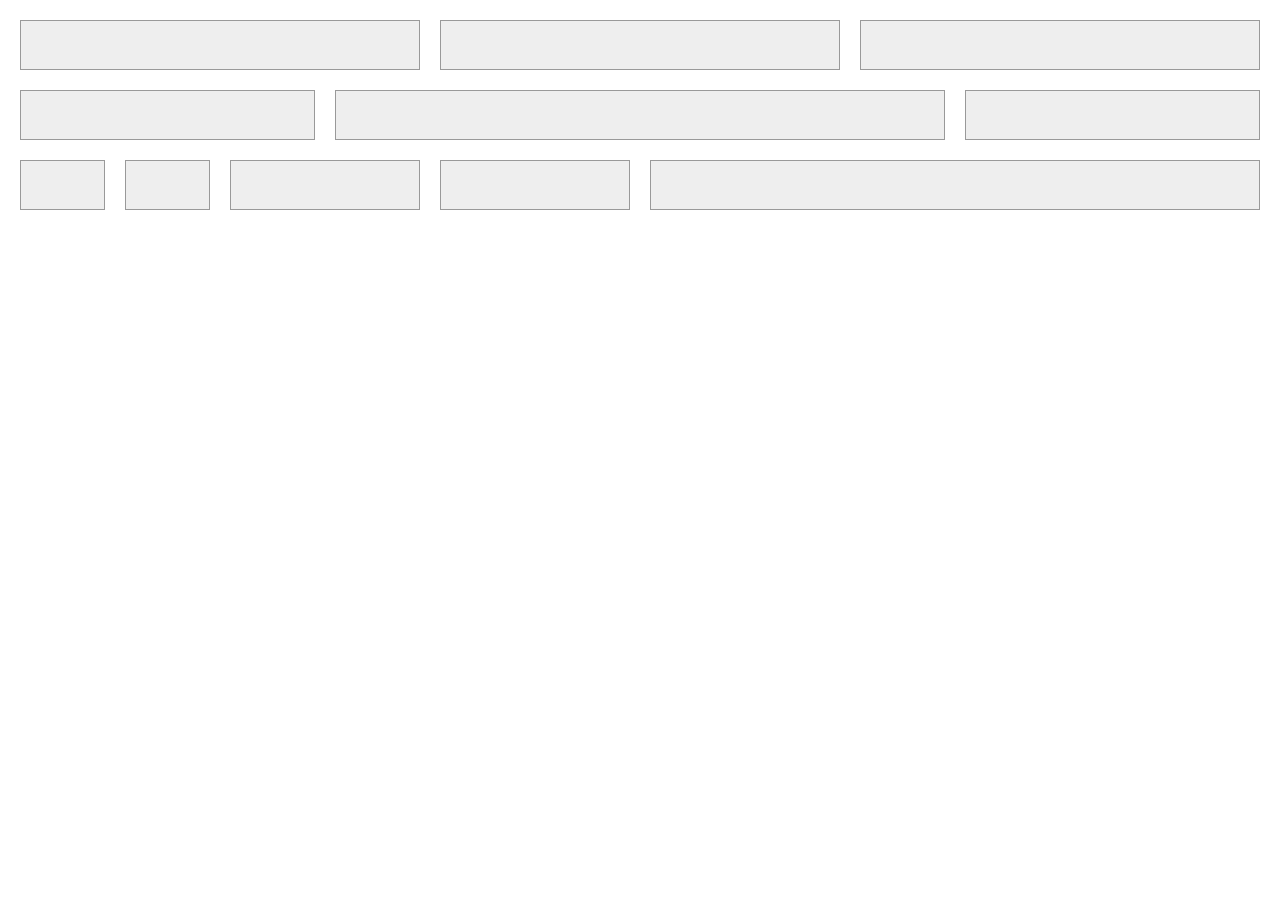
<file: task_108/index.html>
<!DOCTYPE html>
<html lang="en">
<head>
	<meta charset="UTF-8">
	<title>task_108</title>
	<link rel="stylesheet" href="style.css">
</head>
<body>
	<div class="container">
		<div class="row clearfix">
			<div class="col-md-4 col-sm-6"></div>
			<div class="col-md-4 col-sm-6"></div>
			<div class="col-md-4 col-sm-12"></div>
		</div>
		<div class="row .clearfix">
			<div class="col-md-3 col-sm-3"></div>
			<div class="col-md-6 col-sm-6"></div>
			<div class="col-md-3 col-sm-3"></div>
		</div>
		<div class="row .clearfix">
			<div class="col-md-1 col-sm-2"></div>
			<div class="col-md-1 col-sm-2"></div>
			<div class="col-md-2 col-sm-8"></div>
			<div class="col-md-2 col-sm-3"></div>
			<div class="col-md-6 col-sm-3"></div>
		</div>
	</div>
</body>
</html>
</file>
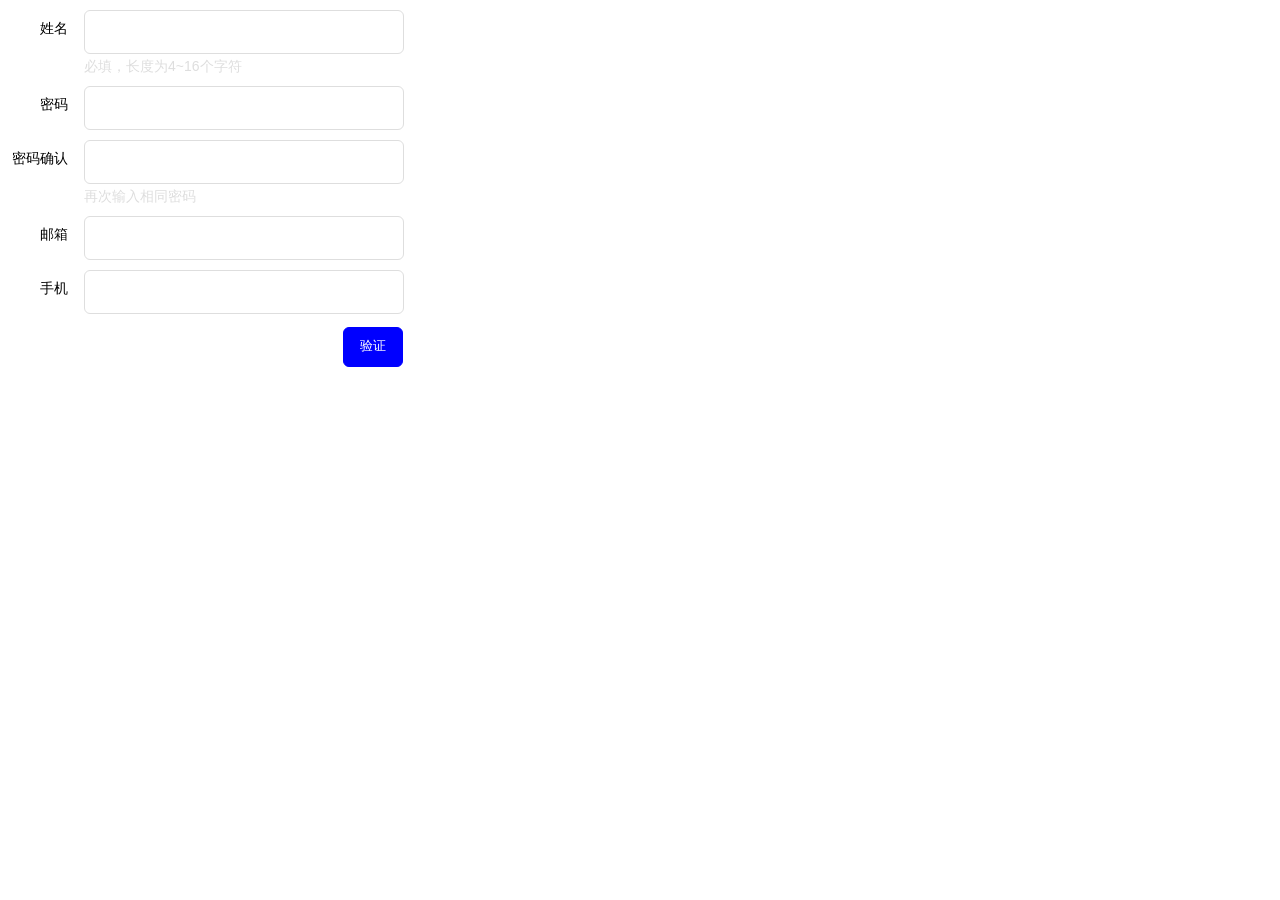
<file: task_230/index.html>
<!DOCTYPE html>
<html lang="en">
<head>
	<meta charset="UTF-8">
	<title>Document</title>
</head>
<style>
body{
	font-family: "微软雅黑",Arial,sans-serif;
}
div.wrap{
	margin-top: 10px;
}
	label{
		position: absolute;
		width:60px;
		font-size: 14px;
		display: inline-block;
		float: left;
		text-align: right;
		margin-top: 10px;
	}
	div div{
		padding-left: 76px;
		display: inline-block;
	}
	div input{
		height: 40px;
		border-radius: 6px;
		border: 1px solid #dedede;
		font-size: 0.8em;
		padding-left: 16px;
		width: 300px;
	}
	button{
	background-color: blue;
	border-radius: 6px;
	height: 40px;
	width: 60px;
	color: white;
	border: 1px solid blue;
	font-size: 0.8em;
	font-family: "微软雅黑",Arial,sans-serif;
	margin-left: 335px;
	margin-top: 1em;
	}
	div input,button:focus{
		outline:none;
	}
	.info{
	display: block;
	font-size: 14px;
	color: #dedede;
	padding-top: 4px;
	}
</style>
<script src="index.js"></script>
<body>

<form action="#">
<div class="wrap">
	<label for="inName">姓名</label>
	<div>
		<input type="text" id="inName" name="inname" maxlength="30" required>
		<span class="info">必填，长度为4~16个字符</span>	
	</div>
</div>
<div class="wrap">
	<label for="inPWD">密码</label>
	<div>
		<input type="password" id="inPWD" name="inpwd" maxlength="30" required>
		<span class="info" style="display:none;">密码可用</span>
	</div>
</div>
<div class="wrap">
	<label for="inPWDconfirm">密码确认</label>
	<div>
		<input type="password" id="inPWDconfirm" required>
		<span class="info">再次输入相同密码</span>
	</div>
</div>
<div class="wrap">
	<label for="inMail">邮箱</label>
	<div>
		<input type="email" name="mail" id="inMail" required>
		<span class="info" style="display:none;">邮箱格式正确</span>
	</div>
</div>
<div class="wrap">
	<label for="inPhone">手机</label>
	<div>
		<input type="text" pattern="\d{11}" name='phone' id="inPhone" required>
		<span class="info" style="display:none;">手机格式正确</span>
		
	</div>
</div>

	<button>验证</button>
</form>
	
</body>
</html>
</file>
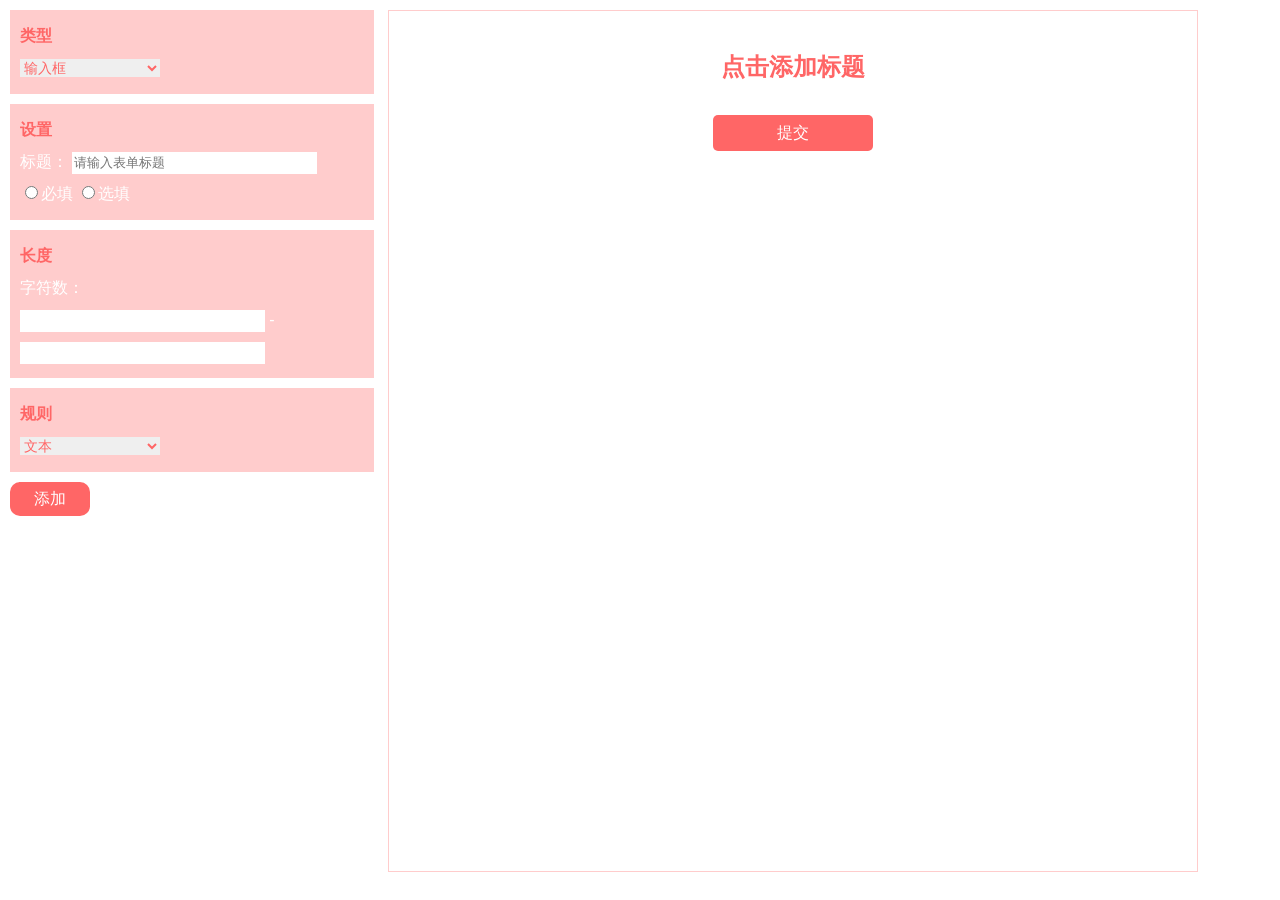
<file: task_232/index.html>
<!DOCTYPE html>
<html lang="en">
<head>
	<meta charset="UTF-8">
	<title>task_232 Form Factory</title>
	<link rel="stylesheet" href="style.css">
	
</head>
<body>
	<div class="wrapper">
		<div class="left-util">
			<div class="util" id="form-type">
				<h3 class="util-cap">类型</h3>
				<select name="type-select" id="form-type-select">
					<option value="text" selected>输入框</option>
					<option value="radio">单选框</option>
					<option value="checkbox">多选框</option>
					<option value="select">下拉框</option>
					<option value="textarea">文本域</option>
				</select>
			</div>
			<div class="util" id="form-setting">
				<h3 class="util-cap">设置</h3>
				<label for="form-name">标题：</labe>
				<input type="text" placeholder='请输入表单标题' id='form-name' required>
				<br>
				<label><input type="radio" name="input-setting" value='must' class='setting'>必填</label>
				<label><input type="radio" name="input-setting" value='optional' class='setting'>选填</label>
			</div>
			<div class="util" id="form-length">
				<h3 class="util-cap">长度</h3>
				<span>字符数：</span><br>
				<input type="text" id='minCnt' required><span> - </span><input type="text" id='maxCnt' required>
			</div>
			<div class="util" id="form-validate" >
				<h3 class="util-cap">规则</h3>
				<select name="validate-select" id="form-validate-select">
					<option value="text">文本</option>
					<option value="email">邮箱</option>
					<option value="password">密码</option>
				</select>
			</div>
			<div class="util" id="form-options" style='display:none;'>
				<h3 class="util-cap">选项</h3>
				<input type="text" id='options-input' placeholder='输入回车均可添加选项'>
				<ul id="options-panel"></ul>
			</div>
			<input type="button" value="添加" id="addBtn">
		</div>
		<div class="right-pre">
			<h2 id="pre-cap">点击添加标题</h2>
			
			<form action="#" id="final-pre" >
			<input type="text" id='pre-cap-modify' style='display:none;'>
				
				<input type="submit" value="提交" id='form-submit'>
			</form>
		</div>
	</div>
</body>
<script src='script/optionsModule.js'></script>
<script src='script/dataFactoryModule.js'></script>
<script src='script/formValidationModule.js'></script>
<script src='script/formFactoryModule.js'></script>
<script src='script/logicModule.js'></script>
</html>
</file>
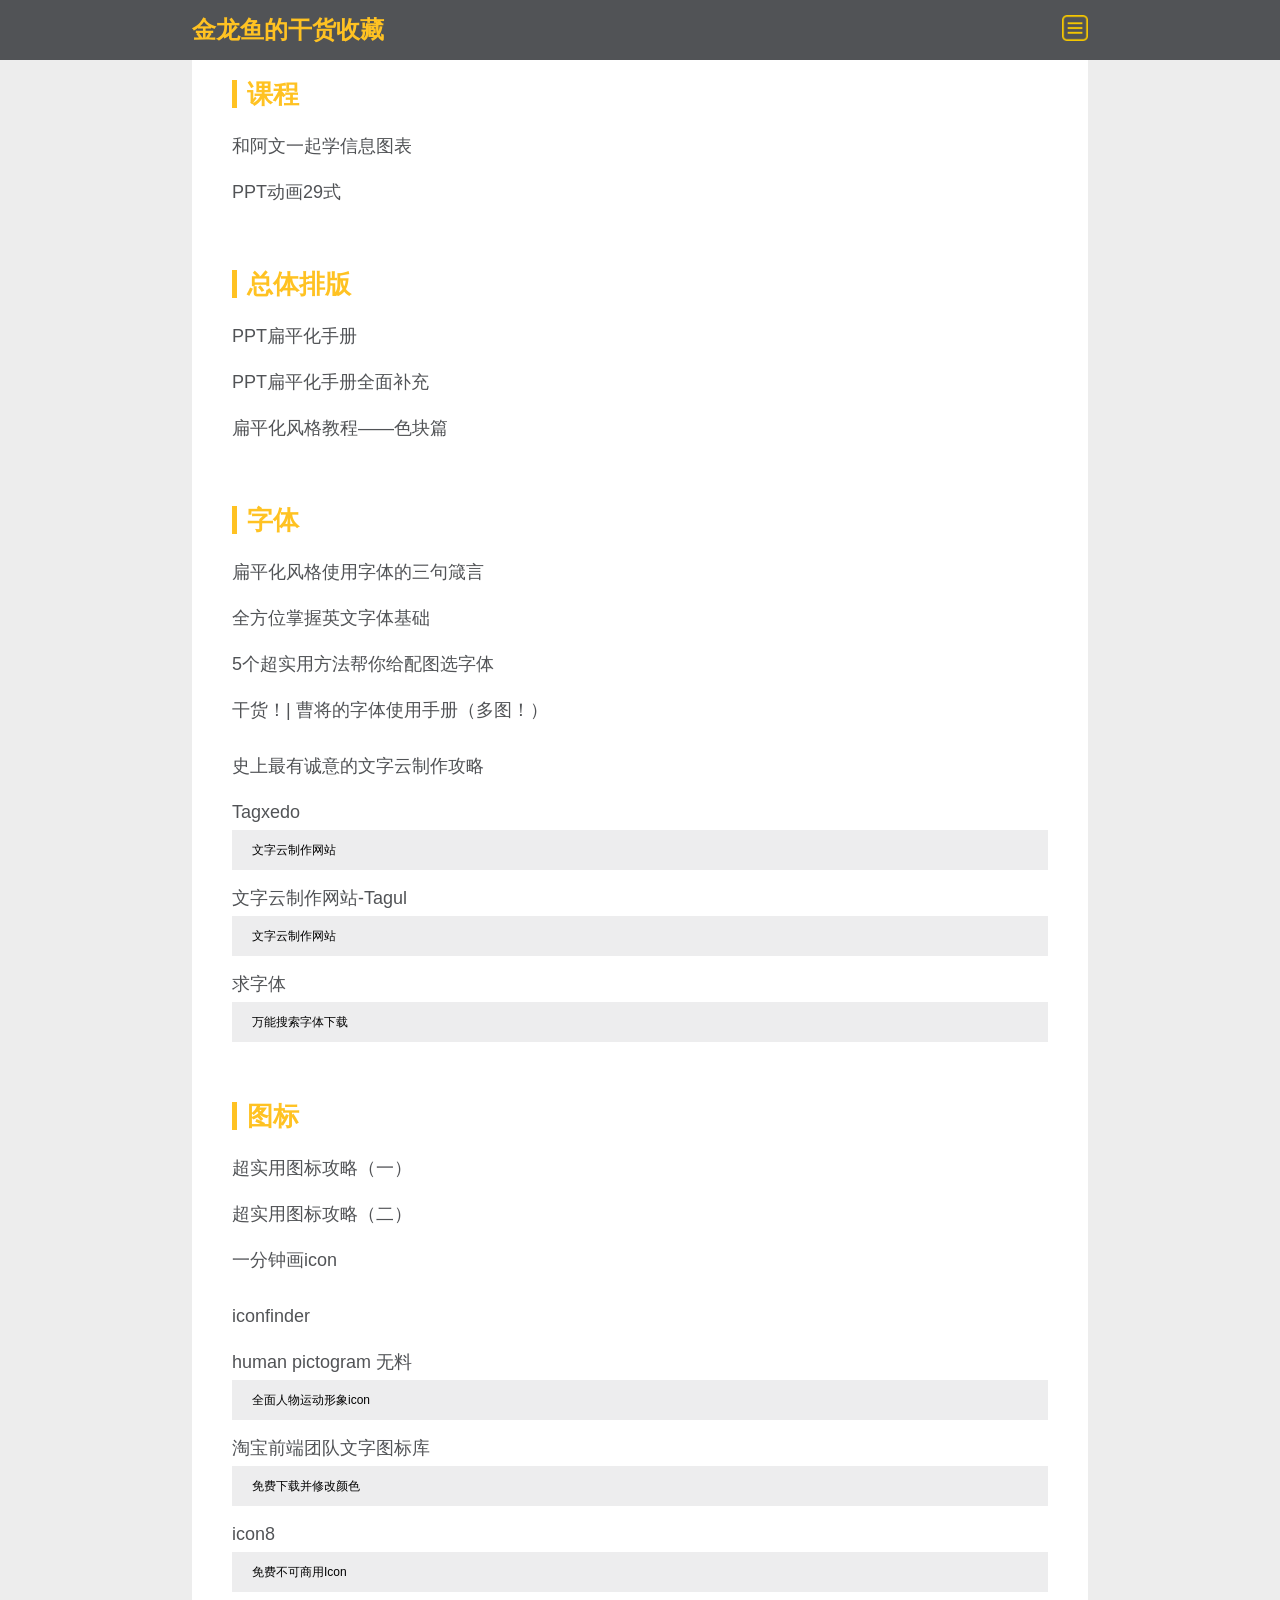
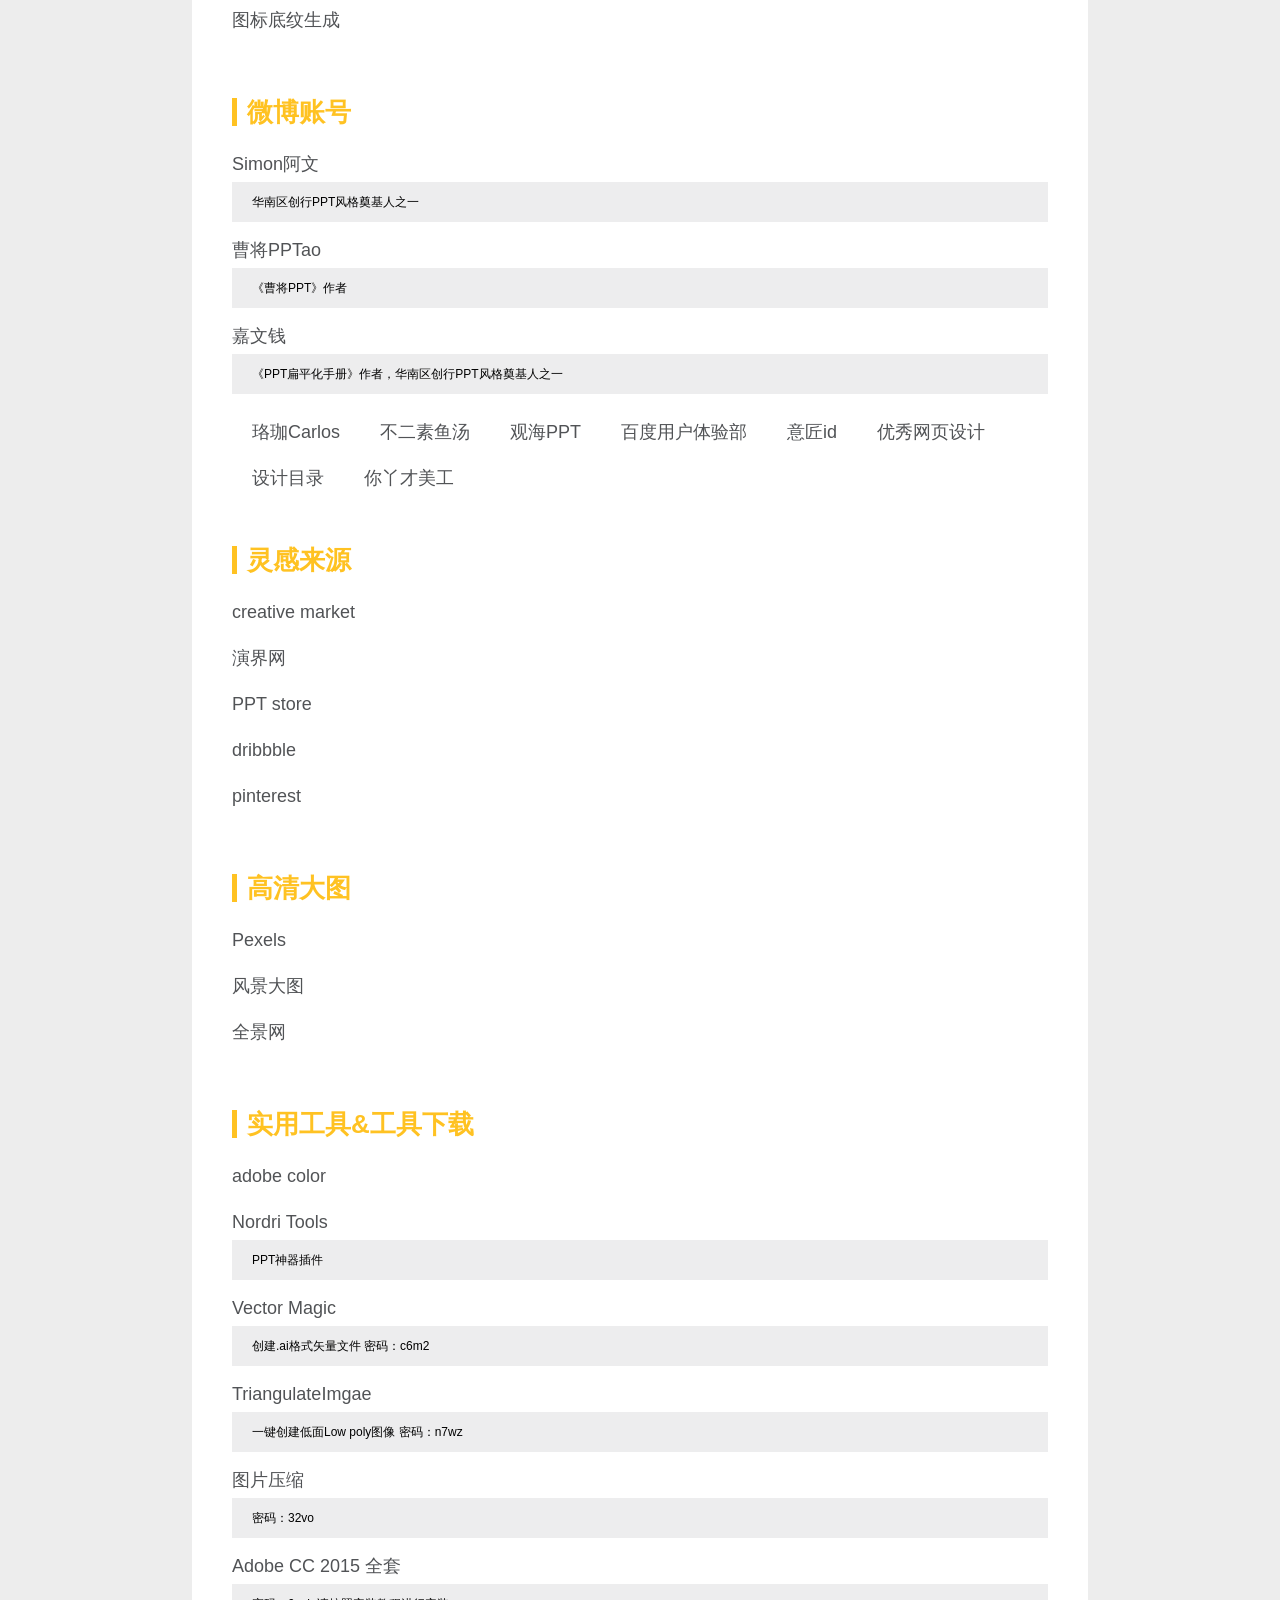
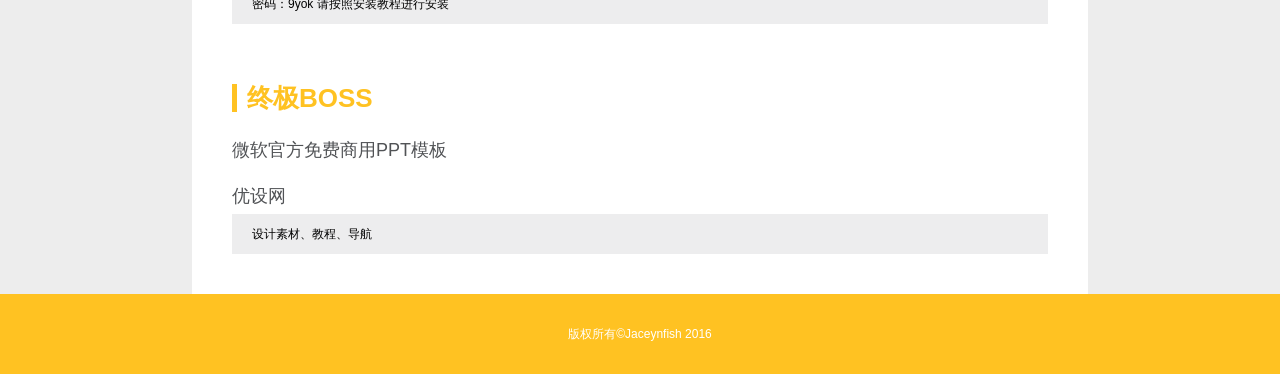
<file: web-collection/index.html>
<!DOCTYPE html>
<html lang="zh">
<head>
	<meta charset="UTF-8">
	<title>金龙鱼的干货收藏</title>
	<link rel="stylesheet" href="index.css">
</head>
<script>
	window.onload = function(){
		var nav = document.getElementById("nav");
		var navbtn = document.getElementById("navbtn");
		navbtn.addEventListener('mouseenter',function(){
			nav.style.display="block";
		});
		nav.addEventListener('mouseleave',function(){
			nav.style.display="none";
		})
	};
</script>
<body>
	<header>
			<div class='header'>金龙鱼的干货收藏</div>
			
			<img id='navbtn' src="nav.png" alt="导航条">
			
			<ul id="nav">
				<li><a href="#courses">课程</a></li>
				<li><a href="#layout">排版</a></li>
				<li><a href="#fonts">字体</a></li>
				<li><a href="#icons">图标</a></li>
				<li><a href="#weibo">微博</a></li>
				<li><a href="#pictures">图片</a></li>
				<li><a href="#inspiration">灵感</a></li>
				<li><a href="#tools">工具</a></li>
				<li><a href="#bosses">终极</a></li>
			</ul>
			
			
		</header>
	<div class="wrapper">
		<a target="blank"rticle>
			<div class="catalog">
				<a target="blank" href='#' name='courses'></a>
				<h2>课程</h2>
				<ul class="content">
					<li>
						<a target="blank" href="http://study.163.com/course/introduction.htm?courseId=1016021">和阿文一起学信息图表</a>
					</li>
					<li>
						<a target="blank" href="http://study.163.com/course/introduction/1002891013.htm#/courseDetail">PPT动画29式</a>
					</li>
				</ul>
			</div>
			<div class="catalog">
				<a target="blank" href="#" name="layout"></a>
				<h2>总体排版</h2>
				<ul class="content">
					<li>
						<a target="blank" href="http://weibo.com/1774015623/A8ytmATrh?type=comment#_rnd1460822599996">PPT扁平化手册</a>
					</li>
					<li>
						<a target="blank" href="http://weibo.com/1774015623/B2LFBpzKS?from=page_1005051774015623_profile">PPT扁平化手册全面补充</a>
					</li>
					<li>
						<a target="blank" href="http://weibo.com/1774015623/B2LFBpzKS?from=page_1005051774015623_profile">扁平化风格教程——色块篇</a>
					</li>
				</ul>
			</div>
			<div class="catalog">
				<a target="blank" href="#" name="fonts"></a>
				<h2>字体</h2>
				<ul class="content">
					<li>
						<a target="blank" href="http://weibo.com/1774015623/BaMSPbPEp?from=page_1005051774015623_profile">扁平化风格使用字体的三句箴言</a>
					</li>
					<li>
						<a target="blank" href="http://www.uisdc.com/english-fonts-design-foundation">全方位掌握英文字体基础</a>
					</li>
					<li>
						<a target="blank" href="http://www.uisdc.com/choose-fonts-for-image">5个超实用方法帮你给配图选字体</a>
					</li>
					<li>
						<a target="blank" href="http://weibo.com/p/1001603933834025537859">干货！| 曹将的字体使用手册（多图！）</a>
					</li>
				</ul>
				<ul class="content">
					<li>
						<a target="blank" href="http://weibo.com/1757693565/Cn5jIkQCf?from=page_1005051757693565_profile">史上最有诚意的文字云制作攻略</a>
					</li>
					<li>
						<a target="blank" href="http://www.tagxedo.com/app.html">Tagxedo</a>
						<span class="desc">文字云制作网站</span>
					</li>
					<li>
						<a target="blank" href="https://tagul.com/">文字云制作网站-Tagul</a>
						<span class="desc">文字云制作网站</span>
					</li>
					<li>
						<a target="blank" href="http://www.qiuziti.com/">求字体</a>
						<span class="desc">万能搜索字体下载</span>
					</li>
				</ul>
			</div>
			<div class="catalog">
				<a target="blank" href="#" name="icons"></a>
				<h2>图标</h2>
				<ul class="content">
					<li>
						<a target="blank" href="http://www.zhihu.com/question/38768944/answer/83719434">超实用图标攻略（一）</a>
					</li>
					<li>
						<a target="blank" href="http://www.zhihu.com/question/27201428/answer/44378067">超实用图标攻略（二）</a>
					</li>
					<li>
						<a target="blank" href="http://www.zhihu.com/question/27201428/answer/44745609">一分钟画icon</a>
					</li>
				</ul>
				<ul class="content">
					<li>
						<a target="blank" href="https://www.iconfinder.com/">iconfinder</a>
					</li>
					<li>
						<a target="blank" href="http://pictogram2.com/">human pictogram 无料</a>
						<span class="desc">全面人物运动形象icon</span>
					</li>
					<li>
						<a target="blank" href="http://iconfont.cn/">淘宝前端团队文字图标库</a>
						<span class="desc">免费下载并修改颜色</span>
					</li>
					<li>
						<a target="blank" href="https://icons8.com/">icon8</a>
						<span class="desc">免费不可商用Icon</span>
					</li>
					<li>
						<a target="blank" href="http://patternico.com/#tvzT3arU0uMrwEJx">图标底纹生成</a>
					</li>
				</ul>
			</div>
			<div class="catalog weibo">
				<a target="blank" href="#" name="weibo"></a>
				<h2>微博账号</h2>
				<ul class="content">
					<li><a target="blank" href="http://weibo.com/simonstudio2">Simon阿文</a>
						<span class="desc">华南区创行PPT风格奠基人之一</span></li>
					<li><a target="blank" href="http://weibo.com/279999405">曹将PPTao</a>
						<span class="desc">《曹将PPT》作者</span></li>
					<li><a target="blank" href="http://weibo.com/425671110">嘉文钱</a>
						<span class="desc">《PPT扁平化手册》作者，华南区创行PPT风格奠基人之一</span></li>
				</ul>
				<ul class="content flow">
					<li><a target="blank" href="http://weibo.com/278582233">珞珈Carlos</a></li>
					<li><a target="blank" href="http://weibo.com/nsecond">不二素鱼汤</a></li>
					<li><a target="blank" href="http://weibo.com/u/1146670412">观海PPT</a></li>
					<li><a target="blank" href="http://weibo.com/baiduuxc">百度用户体验部</a></li>
					<li><a target="blank" href="http://weibo.com/mdabao">意匠id</a></li>
					<li><a target="blank" href="http://weibo.com/uidesign">优秀网页设计</a>
					<li><a target="blank" href="http://weibo.com/catalogworld">设计目录</a></li>
					<li><a target="blank" href="http://weibo.com/honghaier555">你丫才美工</a></li>
				</ul>
			</div>
			<div class="catalog">
				<a target="blank" href="#" name="inspiration"></a>
				<h2>灵感来源</h2>
				<ul class="content">
					<li><a target="blank" href="https://creativemarket.com/">creative market</a></li>
					<li><a target="blank" href="http://www.yanj.cn/">演界网</a></li>
					<li><a target="blank" href="http://www.pptstore.net/">PPT store</a></li>
					<li><a target="blank" href="https://dribbble.com/">dribbble</a></li>
					<li><a target="blank" href="https://www.pinterest.com/">pinterest</a></li>
				</ul>
			</div>
			<div class="catalog">
				<a href="#" name="pictures" target="blank"></a>
				<h2>高清大图</h2>
				<ul class="content">
					<li><a href="https://www.pexels.com/" target="blank">Pexels</a></li>
					<li><a href="http://freenaturestock.com/" target="blank">风景大图</a></li>
					<li><a href="http://www.quanjing.com/" target="blank">全景网</a></li>
				</ul>
			</div>
			<div class="catalog">
				<a target="blank" href="#" name="tools"></a>
				<h2>实用工具&工具下载</h2>
				<ul class="content">
					<li><a target="blank" href="https://color.adobe.com/">adobe color</a></li>
					<li><a target="blank" href="http://www.nordritools.com/">Nordri Tools</a>
						<span class="desc">PPT神器插件 </span></li>
					<li><a target="blank" href="http://pan.baidu.com/s/1dEF3wWh">Vector Magic</a>
						<span class="desc">创建.ai格式矢量文件 密码：c6m2</span></li>
					<li><a target="blank" href="http://pan.baidu.com/s/1slj7gYT">TriangulateImgae</a>
						<span class="desc">一键创建低面Low poly图像 密码：n7wz</span></li>
					<li><a target="blank" href="http://pan.baidu.com/s/1pKI6Qcb">图片压缩</a>
						<span class="desc">密码：32vo</span></li>
					<li><a target="blank" href="http://pan.baidu.com/s/1miOYN6g">Adobe CC 2015 全套 </a>
						<span class="desc">密码：9yok 请按照安装教程进行安装</span></li>
				</ul>
			</div>
			<div class="catalog">
				<a target="blank" href="#" name="bosses"></a>
				<h2>终极BOSS</h2>
				<ul class="content">
					<li><a target="blank" href="http://office.msn.com.cn/cp/zongjie.shtml">微软官方免费商用PPT模板</a>
					</li>
					<li><a target="blank" href="http://www.uisdc.com/">优设网</a>
						<span class="desc">设计素材、教程、导航</span></li>
				</ul>
			</div>
		</article>
		
	</div>
	<footer>
			<p>版权所有&copy;Jaceynfish 2016</p>
		</footer>
</body>
</html>
</file>
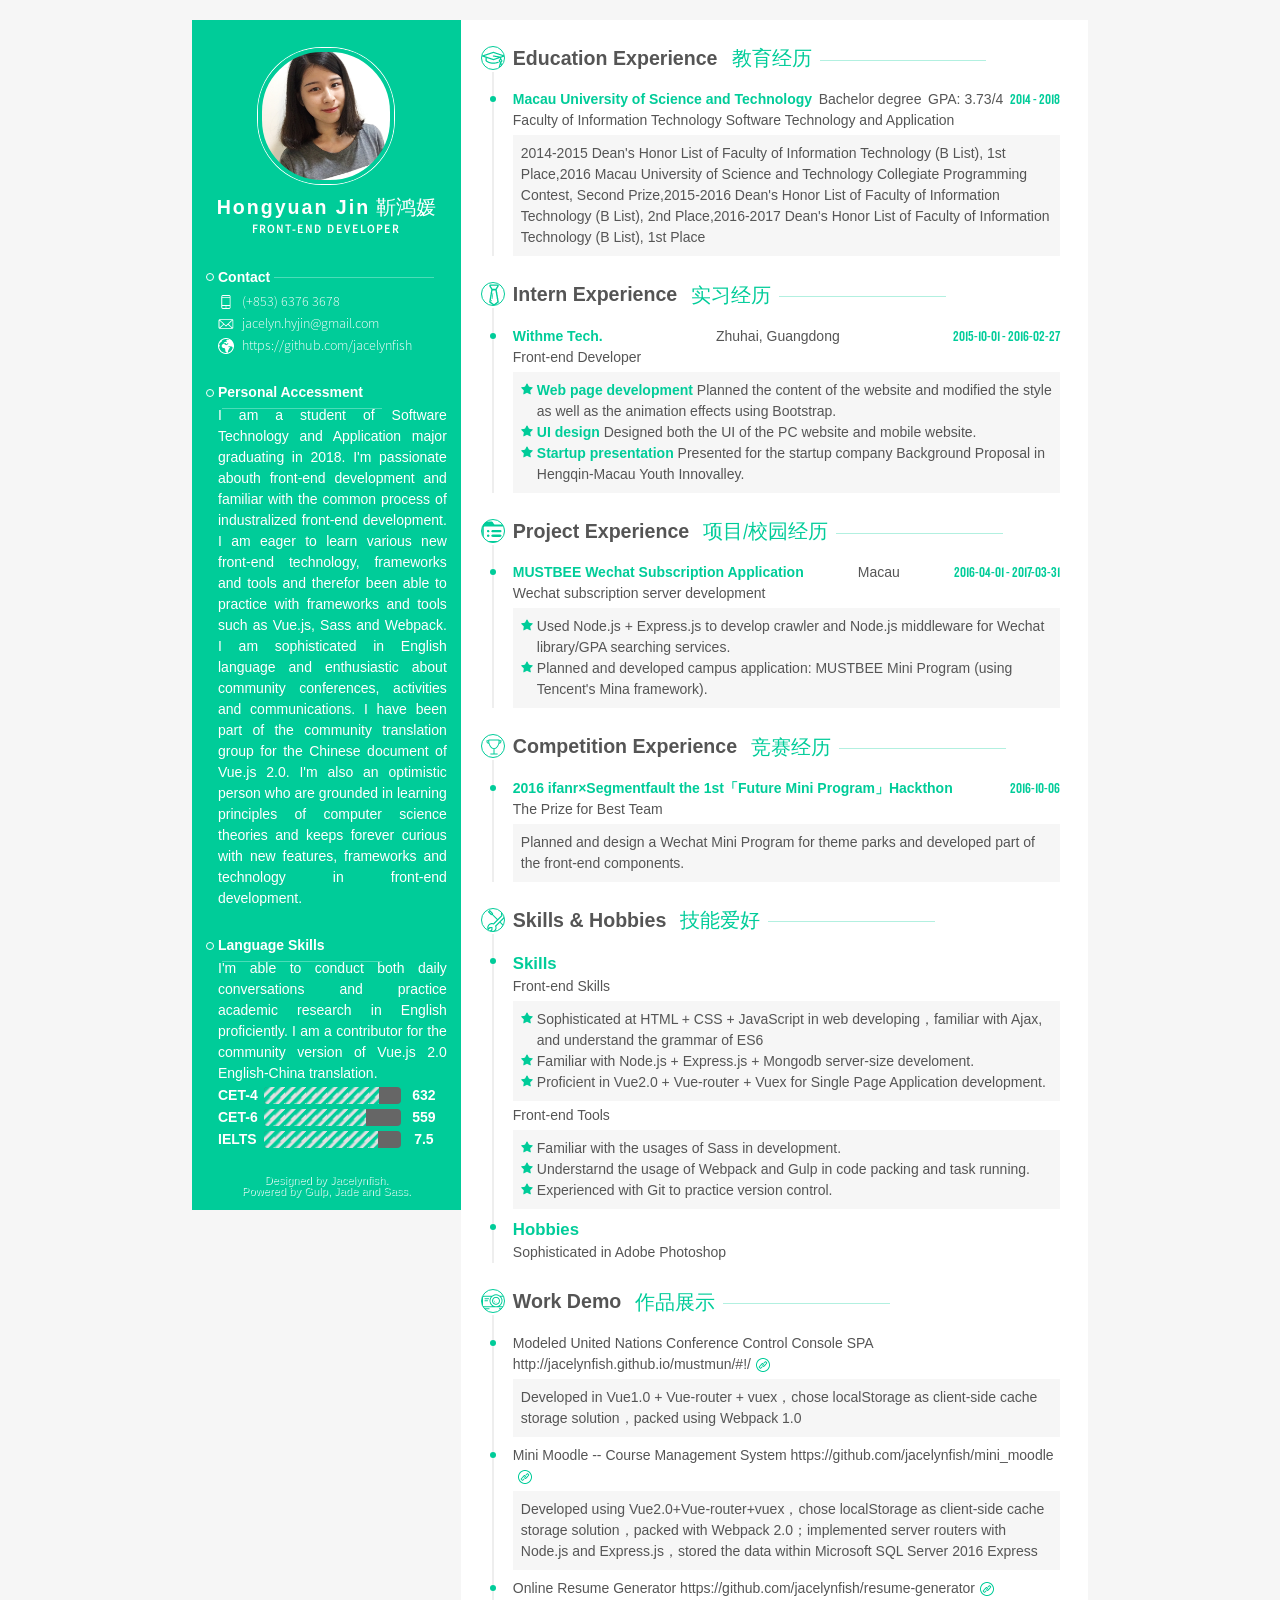
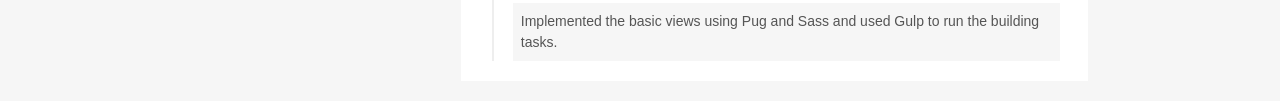
<file: resume/en/index.html>
<!DOCTYPE html><html><head><title>Hongyuan Jin's Resume</title><link href="../style.css" rel="stylesheet" type="text/css"><meta name="viewport" content="width=device-width, initial-scale=1.0"></head><body><div id="container"><div id="sidebar"><div class="sidebar-item" id="sidebar-icon"><div id="sidebar-avatar"></div><div id="sidebar-name">Hongyuan Jin<span>靳鸿媛</span></div><div id="sidebar-brief">Front-end Developer</div></div><div class="sidebar-item" id="sidebar-contact"><div class="sidebar-title"><span>Contact</span></div><div class="sidebar-contact-item"><span>(+853) 6376 3678</span></div><div class="sidebar-contact-item"><span>jacelyn.hyjin@gmail.com</span></div><div class="sidebar-contact-item"><span>https://github.com/jacelynfish</span></div></div><div class="sidebar-item" id="sidebar-personalAccess"><div class="sidebar-title"><span>Personal Accessment</span></div><div class="sidebar-des-item">I am a student of Software Technology and Application major graduating in 2018. I'm passionate abouth front-end development and familiar with the common process of industralized front-end development. I am eager to learn various new front-end technology, frameworks and tools and therefor been able to practice with frameworks and tools such as Vue.js, Sass and Webpack. 
I am sophisticated in English language and enthusiastic about community conferences, activities and communications. I have been part of the community translation group for the Chinese document of Vue.js 2.0. 
I'm also an optimistic person who are grounded in learning principles of computer science theories and keeps forever curious with new features, frameworks and technology in front-end development.</div></div><div class="sidebar-item" id="sidebar-lang"><div class="sidebar-title"><span>Language Skills</span></div><div class="sidebar-des-item">I'm able to conduct both daily conversations and practice academic research in English proficiently. I am a contributor for the community version of Vue.js 2.0 English-China translation.</div><div class="sidebar-lang-item"><span class="lang-title">CET-4</span><span class="lang-bar" id="cet4-bar"></span><span class="lang-level">632</span></div><div class="sidebar-lang-item"><span class="lang-title">CET-6</span><span class="lang-bar" id="cet6-bar"></span><span class="lang-level">559</span></div><div class="sidebar-lang-item"><span class="lang-title">IELTS</span><span class="lang-bar" id="other-bar"></span><span class="lang-level">7.5</span></div></div><div class="sidebar-item footer" id="sidebar-footer"><span>Designed by Jacelynfish. <br/>Powered by Gulp, Jade and Sass.</span></div></div><div id="main"><div class="main-item" id="education"><h3 class="main-title">Education Experience<span>教育经历</span></h3><div class="edu-item"><div class="edu-item-basic"><span class="edu-school">Macau University of Science and Technology</span><span class="edu-degree">Bachelor degree</span><span class="edu-gpa">GPA: 3.73/4</span><span class="edu-duration">2014 - 2018</span></div><div class="edu-item-faculty">Faculty of Information Technology Software Technology and Application</div><!--div.edu-item-des #{eduitem.courses}--><div class="edu-item-des">2014-2015 Dean's Honor List of Faculty of Information Technology (B List), 1st Place,2016 Macau University of Science and Technology Collegiate Programming Contest, Second Prize,2015-2016 Dean's Honor List of Faculty of Information Technology (B List), 2nd Place,2016-2017 Dean's Honor List of Faculty of Information Technology (B List), 1st Place</div></div></div><div class="main-item" id="intern"><h3 class="main-title">Intern Experience<span>实习经历</span></h3><div class="intern-item"><div class="intern-item-basic"><span class="intern-company">Withme Tech.</span><span class="intern-location">Zhuhai, Guangdong</span><span class="intern-duration">2015-10-01 - 2016-02-27</span></div><div class="intern-item-job">Front-end Developer</div><ul class="intern-item-des"><li class="intern-des-item"><em>Web page development</em> Planned the content of the website and modified the style as well as the animation effects using Bootstrap.</li><li class="intern-des-item"><em>UI design</em> Designed both the UI of the PC website and mobile website.</li><li class="intern-des-item"><em>Startup presentation</em> Presented for the startup company Background Proposal in Hengqin-Macau Youth Innovalley.</li></ul></div></div><div class="main-item" id="project"><h3 class="main-title">Project Experience<span>项目/校园经历</span></h3><div class="proj-item"><div class="proj-item-basic"><span class="proj-name">MUSTBEE Wechat Subscription Application</span><span class="proj-location">Macau</span><span class="proj-duration">2016-04-01 - 2017-03-31</span></div><div class="proj-item-job">Wechat subscription server development</div><ul class="proj-item-des"><li class="proj-des-item">Used Node.js + Express.js to develop crawler and Node.js middleware for Wechat library/GPA searching services.</li><li class="proj-des-item">Planned and developed campus application: MUSTBEE Mini Program (using Tencent's Mina framework).</li></ul></div></div><div class="main-item" id="competition"><h3 class="main-title">Competition Experience<span>竞赛经历</span></h3><div class="com-item"><div class="com-item-basic"><span class="com-name">2016 ifanr×Segmentfault the 1st「Future Mini Program」Hackthon</span><span class="com-duration">2016-10-06</span></div><div class="com-item-honor">The Prize for Best Team</div><div class="com-item-des">Planned and design a Wechat Mini Program for theme parks and developed part of the front-end components.</div></div></div><div class="main-item" id="skills"><h3 class="main-title">Skills & Hobbies<span>技能爱好</span></h3><div class="skill-item"><h4 class="skill-title">Skills</h4><div class="prof-container"><div class="prof-item"><div class="prof-item-title">Front-end Skills</div><ul class="skill-item-des"><li class="prof-des-item">Sophisticated at HTML + CSS + JavaScript in web developing，familiar with Ajax, and understand the grammar of ES6</li><li class="prof-des-item">Familiar with Node.js + Express.js + Mongodb server-size develoment.</li><li class="prof-des-item">Proficient in Vue2.0 + Vue-router + Vuex for Single Page Application development.</li></ul></div><div class="prof-item"><div class="prof-item-title">Front-end Tools</div><ul class="skill-item-des"><li class="prof-des-item">Familiar with the usages of Sass in development.</li><li class="prof-des-item">Understarnd the usage of Webpack and Gulp in code packing and task running.</li><li class="prof-des-item">Experienced with Git to practice version control.</li></ul></div></div></div><div class="skill-item"><h4 class="skill-title">Hobbies</h4><ul class="skill-item-hobbies"><li>Sophisticated in Adobe Photoshop</li></ul></div></div><div class="main-item" id="demo"><h3 class="main-title">Work Demo<span>作品展示</span></h3><div class="demo-item"><div class="demo-item-name"><span>Modeled United Nations Conference Control Console SPA http://jacelynfish.github.io/mustmun/#!/</span><a href="http://jacelynfish.github.io/mustmun/"></a></div><div class="demo-item-des">Developed in Vue1.0 + Vue-router + vuex，chose localStorage as client-side cache storage solution，packed using Webpack 1.0</div></div><div class="demo-item"><div class="demo-item-name"><span>Mini Moodle -- Course Management System https://github.com/jacelynfish/mini_moodle</span><a href="https://github.com/jacelynfish/mini_moodle"></a></div><div class="demo-item-des">Developed using Vue2.0+Vue-router+vuex，chose localStorage as client-side cache storage solution，packed with Webpack 2.0；implemented server routers with Node.js and Express.js，stored the data within Microsoft SQL Server 2016 Express</div></div><div class="demo-item"><div class="demo-item-name"><span>Online Resume Generator https://github.com/jacelynfish/resume-generator</span><a href="http://jacelynfish.github.io/resume/"></a></div><div class="demo-item-des">Implemented the basic views using Pug and Sass and used Gulp to run the building tasks.</div></div></div></div><div class="footer" id="global-footer"><span>Designed by Jacelynfish. <br/>Powered by Gulp, Jade and Sass.</span></div></div></body></html>
</file>
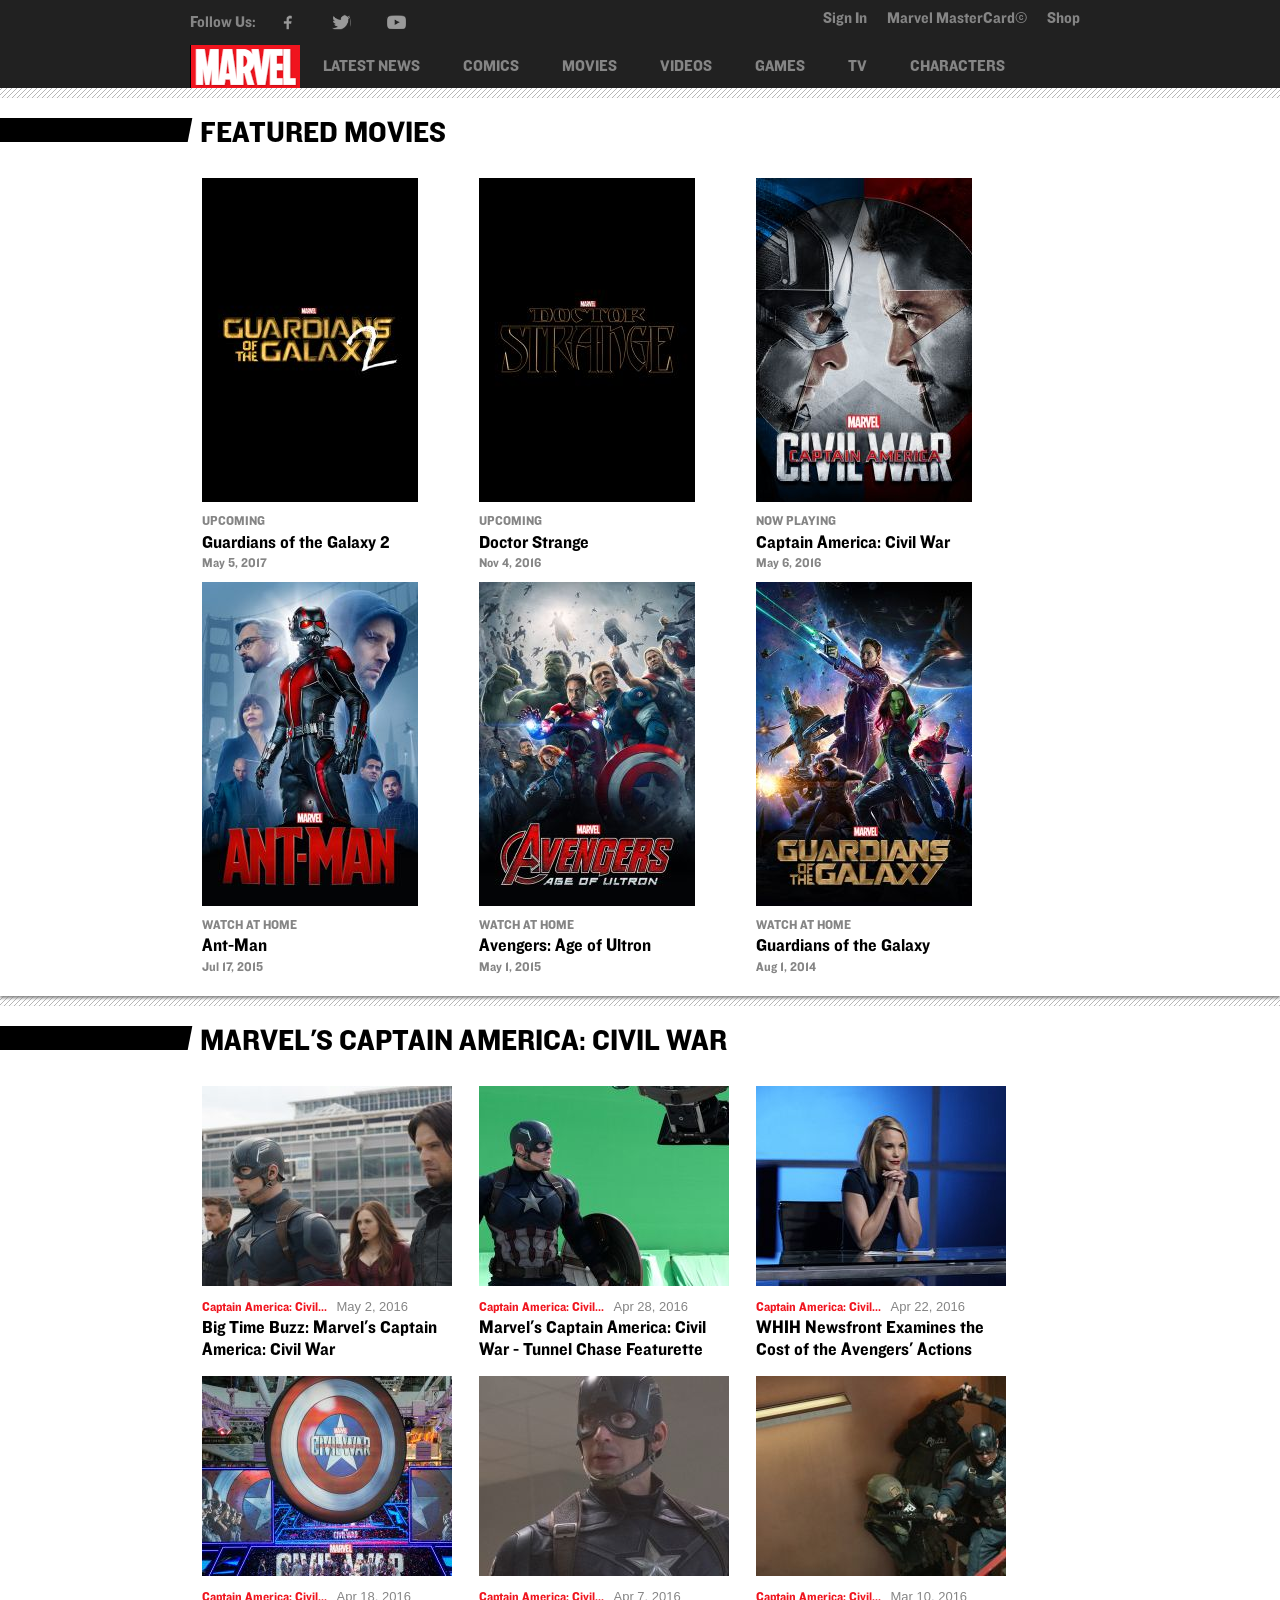
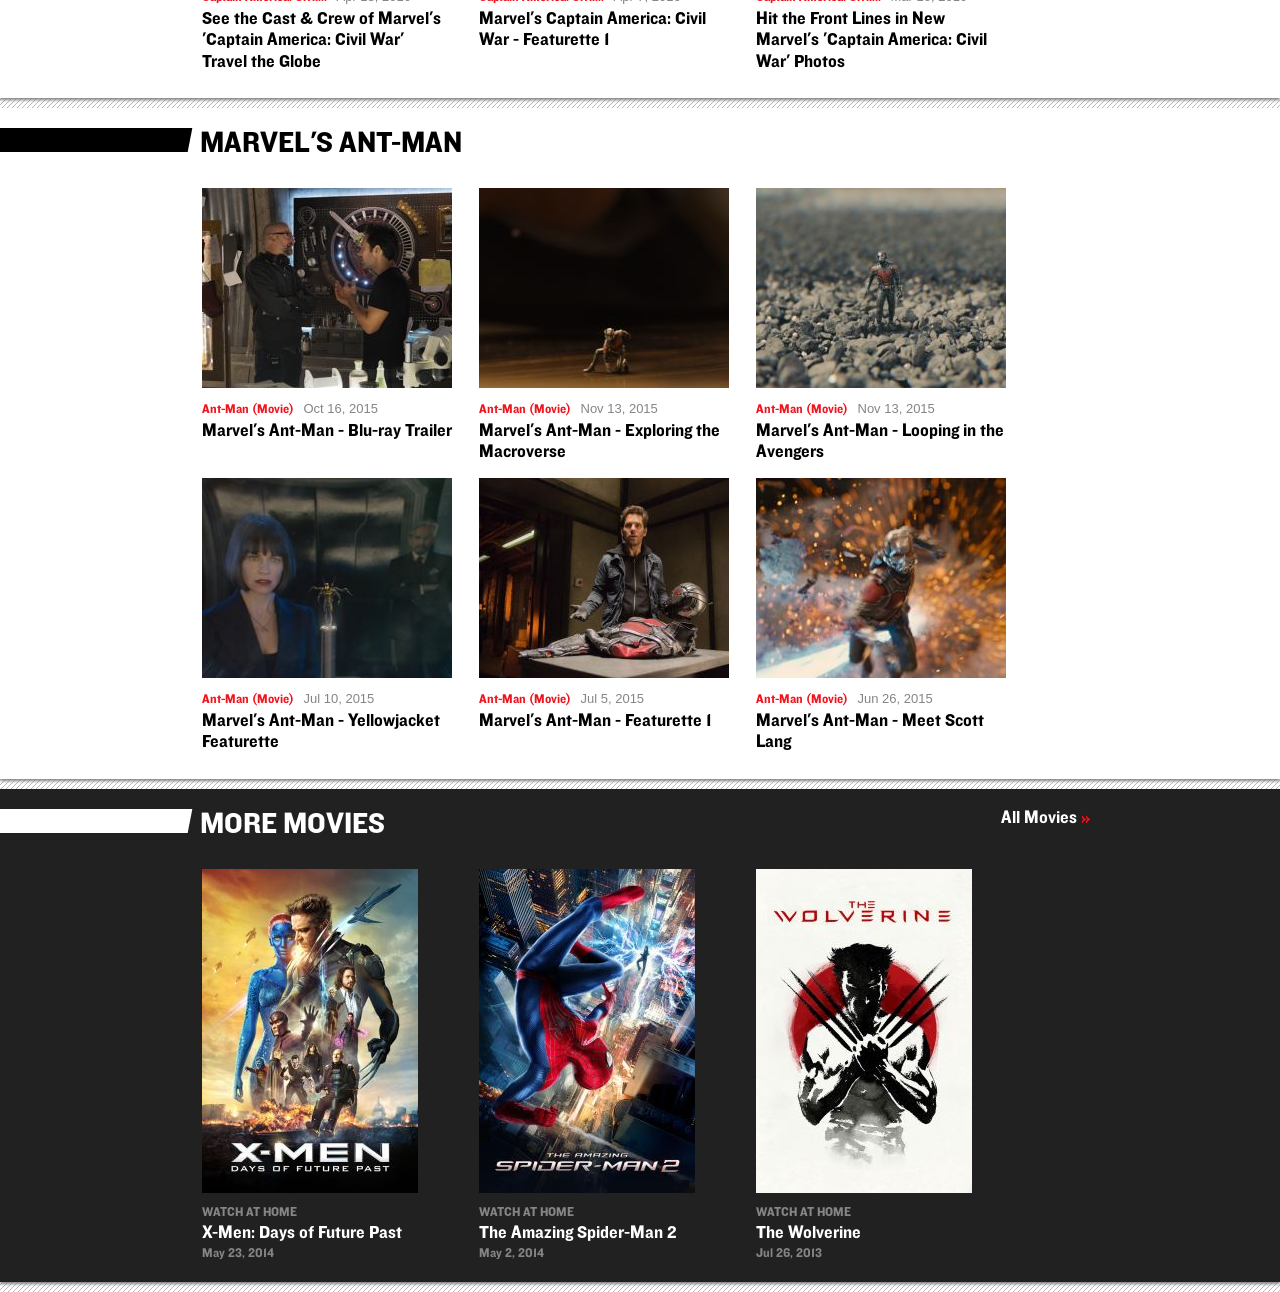
<file: marvel/marvel.html>
<!DOCTYPE html>
<html lang="en">
<head>
	<meta charset="UTF-8">
	<title>movies</title>
	<link rel="stylesheet" href="style.css">
</head>
<body>
	<div class="wrap">
		<header>
		<div class="social clearfix">
			<div class="social-left">
				<span>Follow Us: </span>
				<ul class="clearfix">
					<li id="social1"><a href=""></a></li>
					<li id="social2"><a href=""></a></li>
					<li id="social3"><a href=""></a></li>
				</ul>
			</div>

			<div class="social-right">
				<ul class="clearfix">
					<li>Shop</li>
					<li>Marvel MasterCard&copy;</li>
					<li>Sign In</li>
				</ul>
			</div>
		</div>
		<div style="clear:both"></div>
			<img src="img/logo.png" alt="" class="logo">
			<ul class="nav">
				<li>LATEST NEWS</li>
				<li>COMICS</li>
				<li>MOVIES</li>
				<li>VIDEOS</li>
				<li>GAMES</li>
				<li>TV</li>
				<li>CHARACTERS</li>
			</ul>
		</header>
		<div class="content">
			<div class="module">
				<h2 class="module-title">FEATURED MOVIES</h2>
				<div class="module-grid clearfix">
					<div class="module-content" id="mov1">
						<img src="img/portrait_incredible.jpg" alt="">
						<p class="module-coming">UPCOMING</p>
						<p class="module-caption">Guardians of the Galaxy 2</p>
						<p class="module-movdate">May 5, 2017</p>
					</div>
					<div class="module-content" id="mov1">
						<img src="img/doctor_strange.jpg" alt="">
						<p class="module-coming">UPCOMING</p>
						<p class="module-caption">Doctor Strange</p>
						<p class="module-movdate">Nov 4, 2016</p>
					</div>
					<div class="module-content" id="mov1">
						<img src="img/civil_war.jpg" alt="">
						<p class="module-coming" style="color:">NOW PLAYING</p>
						<p class="module-caption">Captain America: Civil War</p>
						<p class="module-movdate">May 6, 2016</p>
					</div>
					<div class="module-content" id="mov1">
						<img src="img/ant-man.jpg" alt="">
						<p class="module-coming">WATCH AT HOME</p>
						<p class="module-caption">Ant-Man</p>
						<p class="module-movdate">Jul 17, 2015</p>
					</div>
					<div class="module-content" id="mov1">
						<img src="img/age_of_ultron.jpg" alt="">
						<p class="module-coming">WATCH AT HOME</p>
						<p class="module-caption">Avengers: Age of Ultron</p>
						<p class="module-movdate">May 1, 2015</p>
					</div>
					<div class="module-content" id="mov1">
						<img src="img/guardians_of_the_galaxy.jpg" alt="">
						<p class="module-coming">WATCH AT HOME</p>
						<p class="module-caption">Guardians of the Galaxy</p>
						<p class="module-movdate">Aug 1, 2014</p>
					</div>
				</div>
			</div>
			<div class="module">
				<h2 class="module-title">MARVEL'S CAPTAIN AMERICA: CIVIL WAR</h2>
				<div class="module-grid clearfix">
					<div class="module-content" id="cv1" >
					<a href="" class="module-pic"></a>
					<span class="module-mov">Captain America: Civil...</span>
					<span class="module-date">May 2, 2016</span><br>
					<a href="" class="module-caption">Big Time Buzz: Marvel's Captain America: Civil War</a>
				</div>
				<div class="module-content" id="cv2" >
					<a href="" class="module-pic"></a>
					<span class="module-mov">Captain America: Civil...</span>
					<span class="module-date">Apr 28, 2016</span><br>
					<a href="" class="module-caption">Marvel's Captain America: Civil War - Tunnel Chase Featurette</a>
				</div>
				<div class="module-content" id="cv3" >
					<a href="" class="module-pic"></a>
					<span class="module-mov">Captain America: Civil...</span>
					<span class="module-date">Apr 22, 2016</span><br>
					<a href="" class="module-caption">WHIH Newsfront Examines the Cost of the Avengers' Actions</a>
				</div>
				<div class="module-content" id="cv4" >
					<a href="" class="module-pic"></a>
					<span class="module-mov">Captain America: Civil...</span>
					<span class="module-date">Apr 18, 2016</span><br>
					<a href="" class="module-caption">See the Cast & Crew of Marvel's 'Captain America: Civil War' Travel the Globe</a>
				</div>
				<div class="module-content" id="cv5" >
					<a href="" class="module-pic"></a>
					<span class="module-mov">Captain America: Civil...</span>
					<span class="module-date"> Apr 7, 2016</span><br>
					<a href="" class="module-caption">Marvel's Captain America: Civil War - Featurette 1</a>
				</div>
				<div class="module-content" id="cv6" >
					<a href="" class="module-pic"></a>
					<span class="module-mov">Captain America: Civil...</span>
					<span class="module-date">Mar 10, 2016</span>
					<a href="" class="module-caption">Hit the Front Lines in New Marvel's 'Captain America: Civil War' Photos</a>
				</div>
				</div>
				
			</div>
			<div class="module">
				<h2 class="module-title">MARVEL'S ANT-MAN</h2>
				<div class="module-grid clearfix">
					<div class="module-content" id="am1">
					<a href="" class="module-pic"></a>
					<span class="module-mov">Ant-Man (Movie)</span>
					<span class="module-date">Oct 16, 2015</span><br>
					<a href="" class="module-caption">Marvel's Ant-Man - Blu-ray Trailer</a>
				</div>
				<div class="module-content" id="am2">
					<a href="" class="module-pic"></a>
					<span class="module-mov">Ant-Man (Movie)</span>
					<span class="module-date">Nov 13, 2015</span><br>
					<a href="" class="module-caption">Marvel's Ant-Man - Exploring the Macroverse</a>
				</div>
				<div class="module-content" id="am3">
					<a href="" class="module-pic"></a>
					<span class="module-mov">Ant-Man (Movie)</span>
					<span class="module-date">Nov 13, 2015</span><br>
					<a href="" class="module-caption">Marvel's Ant-Man - Looping in the Avengers</a>
				</div>
				<div class="module-content" id="am4">
					<a href="" class="module-pic"></a>
					<span class="module-mov">Ant-Man (Movie)</span>
					<span class="module-date">Jul 10, 2015</span><br>
					<a href="" class="module-caption">Marvel's Ant-Man - Yellowjacket Featurette</a>
				</div>
				<div class="module-content" id="am5">
					<a href="" class="module-pic"></a>
					<span class="module-mov">Ant-Man (Movie)</span>
					<span class="module-date">Jul 5, 2015</span><br>
					<a href="" class="module-caption">Marvel's Ant-Man - Featurette 1</a>
				</div>
				<div class="module-content" id="am6">
					<a href="" class="module-pic"></a>
					<span class="module-mov">Ant-Man (Movie)</span>
					<span class="module-date">Jun 26, 2015</span><br>
					<a href="" class="module-caption">Marvel's Ant-Man - Meet Scott Lang</a>
				</div>
				</div>
			</div>
			<div class="module" id="moremovies">
				<h2 class="module-title">MORE MOVIES</h2>
				<a href="" class="module-allmovies">All Movies</a>
				<div class="module-grid clearfix">
					<div class="module-content" id="mov1">
						<img src="img/xmen.jpg" alt="">
						<p class="module-coming">WATCH AT HOME</p>
						<p class="module-caption">X-Men: Days of Future Past</p>
						<p class="module-movdate">May 23, 2014</p>
					</div>
					<div class="module-content" id="mov1">
						<img src="img/amazing_spider.jpg" alt="">
						<p class="module-coming">WATCH AT HOME</p>
						<p class="module-caption">The Amazing Spider-Man 2</p>
						<p class="module-movdate">May 2, 2014</p>
					</div>
					<div class="module-content" id="mov1">
						<img src="img/wolverine.jpg" alt="">
						<p class="module-coming" style="color:">WATCH AT HOME</p>
						<p class="module-caption">The Wolverine</p>
						<p class="module-movdate">Jul 26, 2013</p>
					</div>

				</div>
			</div>
		<footer></footer>
	</div>
</body>
</html>
</file>
<file: mustmun/bin/style/global.css>
#container{
	width: 100vw;
}

#routeringnav{
	font-size: 16px;
	line-height: 10vh;
	box-sizing: border-box;
	background-color: #3399FF;
	height: 11vh;
	border: 1px solid transparent;
	font-family: '微软雅黑',Helvetica, sans-serif;
	padding: 0 20px;
}

#logo{
	width: 300px;
	height: 100%;
	display: inline-block;
	background: url('../img/logo.png') no-repeat;
	background-size: contain;
	vertical-align: middle;

}
#routeringnav #logo{
	width: 30%;
	height: 100%;

}
#routeringnav ul{
	display: inline-block;
	vertical-align: middle;
	margin-right: 50px;
}
#routeringnav ul li{
	display: inline-block;
	margin: 0 20px;

}
#routeringnav ul li a{
	font-size: 1em;
	color: white;
	text-shadow:1px 1px 0 #3399FF;
	
}
.nav-active{
	font-weight: bold;
}
#util-bar{
	width: 30%;
	height: 80vh;
	padding: 20px;
	box-sizing:border-box;
	display: inline-block;
	background-color: rgba(51,153,255,0.2);
	font-family: '微软雅黑',Helvetica, sans-serif;
	overflow: auto;
}
#info{
	height: 80vh;
	padding: 20px;
	width: 50%;
	box-sizing:border-box;
	display: inline-block;
	vertical-align: top;
		font-family: '微软雅黑',Helvetica, sans-serif;
}
.util-button {
	display: block;
	outline: none;
	border: 1px solid transparent;
	background-color: #3399FF;
	letter-spacing: 1px;
	font-size: 0.8em;
	color: white;
	font-weight: bold;
	text-align: center;
	border-radius: 4px;
	line-height: 2.4em;
	font-family: '微软雅黑',Helvetica, sans-serif;
	width: 8em;
	margin: 10px auto;


}
.util-input,.util-select{
	width: 100%;
	line-height: 3em;
	font-size: 0.8em;
	border: 1px solid transparent;
	background-color: white;
	color: #3399FF;
	font-family: '微软雅黑',Helvetica, sans-serif;
	padding: 0 10px;
	box-sizing: border-box;
	border-radius: 4px;
}
.util-input:focus{
	outline: none;
	background-color: #3399FF;
	color: white;
}
.select-country{
    line-height: 2em;
    color:#3399FF;
    margin:10px 0;
    background-color:rgba(255,255,255,0.5);
    padding:0 10px;
    font-size: 0.8em;
}
.util-select option{
	line-height: 1.5;
	display: block;
}
.speech-list-time{
        font-size:6em;
        color:white;
        text-shadow: 1px 1px 0 #3399FF;
        font-weight:bold;
        display: block;
        width:80%;
        margin:0 auto;
        text-align: center;
    }
.util-button-small{
        line-height:2em;
        font-size:0.8em;
        background-color: white;
        color:#3399FF;
        text-align: center;
        font-family: '微软雅黑',Helvetica, sans-serif;
        outline:none;
        border-radius: 4px;
        border:1px solid transparent;
        display: inline-block;
        cursor:pointer;
        margin: 10px 0;
    }
    .country-item-delete{
        display: inline-block;
        float: right;
        cursor: pointer;
    }
    .country-item-delete:hover{
        color:white;
        text-shadow: 1px 1px 0 #3399FF;
    }
    .country-item-delete::after{
        content:'.';
        height:0;
        display:none;
        visibility: hidden;
        clear:both;
    }
.util-input-small{
    width: 6em;
	line-height: 2em;
	font-size: 0.8em;
	border: 1px solid transparent;
	background-color: white;
	color: #3399FF;
	font-family: '微软雅黑',Helvetica, sans-serif;
	padding: 0 10px;
	box-sizing: border-box;
	border-radius: 4px;
	margin: 10px 6px 0 0;
}
#record{
	display: inline-block;
	width: 20%;
}
#footer{
	width: 100%；
	height:10vh;
	padding: 20px;
	box-sizing:border-box;
	background-color: #3399FF;
	color: white;
		font-family: '微软雅黑',Helvetica, sans-serif;
	font-size: 0.6em;
	text-align: center;

}
.clearfix:after{
        content:'.';
        visibility: hidden;
        display: block;
        height:0;
        clear: both;
    }



/*animations*/
.expand-transition{
    transition: all 0.3s ease;
}
.expand-enter, .expand-leave{
    height: 0;
    opacity: 0;
}
</file>
<file: process_scheduler/style.css>
/* http://meyerweb.com/eric/tools/css/reset/ 
   v2.0 | 20110126
   License: none (public domain)
*/
html, body, div, span, applet, object, iframe,
h1, h2, h3, h4, h5, h6, p, blockquote, pre,
a, abbr, acronym, address, big, cite, code,
del, dfn, em, img, ins, kbd, q, s, samp,
small, strike, strong, sub, sup, tt, var,
b, u, i, center,
dl, dt, dd, ol, ul, li,
form, label,
table, caption, tbody, tfoot, thead, tr, th, td,
article, aside, canvas, details, embed,
figure, figcaption, footer, header, hgroup,
menu, nav, output, ruby, section, summary,
time, mark, audio, video {
  margin: 0;
  padding: 0;
  border: 0;
  font-size: 100%;
  font: inherit;
  vertical-align: baseline; }

/* HTML5 display-role reset for older browsers */
article, aside, details, figcaption, figure,
footer, header, hgroup, menu, nav, section {
  display: block; }

body {
  line-height: 1; }

ol, ul {
  list-style: none; }

blockquote, q {
  quotes: none; }

blockquote:before, blockquote:after,
q:before, q:after {
  content: '';
  content: none; }

table {
  border-collapse: collapse;
  border-spacing: 0; }
*::selection {
  background-color: #1BBDCC;
  color: white; }

@font-face {
  font-family: 'fontin-bold';
  src: url(static/font/Fontin-Bold.ttf?31f2920386a5ae3fb5d390d4f32fc737), url(static/font/Fontin-Bold.otf?e4c1b2344044f993c33587a4453d8149); }

@font-face {
  font-family: 'fontin-reg';
  src: url(static/font/Fontin-Regular.ttf?3a5472bdba730aa8fc43ce6aa6dcf723), url(static/font/Fontin-Regular.otf?d5f1064889bd623576afad003a2207ac); }

fieldset {
  border: 1px solid transparent;
  border-radius: 8px;
  background-color: #f9f9f9;
  padding: 1em;
  box-sizing: border-box; }

legend {
  font-family: "fontin-bold";
  font-size: 1.2em;
  color: #1BBDCC;
  padding: 0 1em; }

.btn, .btn-sm, .btn-md {
  outline: none;
  border: 1px solid #1BBDCC;
  color: #1BBDCC;
  padding: 0 4px;
  background-color: white;
  border-radius: 4px;
  line-height: 1.5;
  font-family: 'fontin-reg'; }

.btn-sm {
  font-size: 12px; }

.btn-md {
  font-size: 16px; }

.btn-disabled {
  color: #6E7E7F;
  border-color: #6E7E7F; }

.btn:hover, .btn-sm:hover, .btn-md:hover {
  background-color: #1BBDCC;
  color: white;
  transition: all 0.3s; }

.btn:focus, .btn-sm:focus, .btn-md:focus {
  outline: none; }

.btn-disabled:hover {
  background-color: white;
  color: #6E7E7F; }

input[type=text] {
  padding: 0 6px;
  line-height: 1.5;
  font-size: 14px;
  color: #1BBDCC;
  border: 1px solid #cecece;
  border-radius: 4px; }

input:focus {
  outline: none;
  border-color: #1BBDCC; }

select {
  height: 2em;
  line-height: 2em;
  color: #1BBDCC;
  font-size: 1em;
  padding: 0 6px;
  background-color: white; }

select:focus {
  outline: none; }

.cclass, .cclass_tag1, .cclass_tag2, .cclass_tag3, .cclass_tag4, .cclass_tag5, .cclass_tag6, .cclass_tag7, .cclass_tag8, .cclass_tag9, .cclass_tag10, .cclass_tag11, .cclass_tag12, .cclass_tag13, .cclass_tag14, .cclass_tag15, .cclass_tag16 {
  border: 1px solid transparent;
  padding: 0 4px;
  font-size: 14px;
  color: white;
  border-radius: 2px;
  margin: 0 1px;
  box-sizing: border-box; }

.cclass_tag1 {
  background-color: #F2C49B; }

.cclass_tag2 {
  background-color: #F0C0B7; }

.cclass_tag3 {
  background-color: #FFBE00; }

.cclass_tag4 {
  background-color: #FF8F43; }

.cclass_tag5 {
  background-color: #9ACC2E; }

.cclass_tag6 {
  background-color: #70C4B3; }

.cclass_tag7 {
  background-color: #F5A6CD; }

.cclass_tag8 {
  background-color: #9679CC; }

.cclass_tag9 {
  background-color: #E74C3C; }

.cclass_tag10 {
  background-color: #9FA0A0; }

.cclass_tag11 {
  background-color: #8F767E; }

.cclass_tag12 {
  background-color: #4A8F54; }

.cclass_tag13 {
  background-color: #8C2F52; }

.cclass_tag14 {
  background-color: #43C484; }

.cclass_tag15 {
  background-color: #FF6F8C; }

.cclass_tag16 {
  background-color: #FFC222; }

#container {
  box-sizing: border-box;
  width: 100vw;
}
#task-util {
  display: flex;
  flex-direction: row;
  justify-content: space-between;
  align-items: stretch;
}
.task-util-item {
  margin: 1em;
  flex-grow: 1;
  overflow: scroll;
}

/*#table-wrapper{*/
/*max-height: 220px;*/
/*overflow: scroll;*/
/*}*/
#task-panel {
  overflow: hidden;
  max-height: 312px;
}
table {
  display: block;
  max-height: 220px;
  overflow: auto;
  font-size: 0.875em;
  text-align: center;
}
table thead th {
    color: #1BBDCC;
    padding: 6px;
    border-bottom: 1px solid #ddd;
}
table td {
    color: #6E7E7F;
    padding: 6px;
    border-bottom: 1px solid #ddd;
}
#task-input-queue h2 {
  font-family: 'fontin-bold';
  color: #1BBDCC;
  font-size: 1em;
  line-height: 2;
}
#task-queue {
  border: 1px solid #cecece;
  border-radius: 6px;
  padding: 1em;
  box-sizing: border-box;
  height: 4em;
}
.task-queue-item {
  display: inline-block;
  line-height: 2em;
  height: 2em;
  padding: 0 6px;
}
footer {
  position: absolute;
  left: 0;
  bottom: 0;
  width: 100vw;
  box-sizing: border-box;
  padding: 1em 0;
  text-align: center;
  font-family: 'fontin-reg';
}
footer p {
    line-height: 1.2;
    font-size: 12px;
    color: #ccc;
}
footer p a {
      color: #1BBDCC;
      font-family: 'fontin-bold';
      text-decoration: none;
}
footer p a:hover {
      text-decoration: dotted;
}

#running-queue {
  box-sizing: border-box;
  border: 1px solid #cecece;
  padding: 1em;
  border-radius: 6px;
  min-height: 6em;
}
.running-queue-item {
  display: inline-block;
  height: 4em;
  line-height: 4em;
}
#running-queue-container {
  margin: 1em;
}
#running-queue-container h2 {
    color: #1BBDCC;
    font-size: 1.4em;
    line-height: 1.5;
    font-family: 'fontin-bold';
}
#scheduler-util {
  margin: 0 2em;
  display: flex;
  flex-direction: row;
  justify-content: space-between;
  align-items: center;
}
#scheduler-util label {
    font-size: 1em;
    color: #6E7E7F;
}
#scheduler-info {
  margin: 1em 2em;
  font-family: 'fontin-bold';
  color: #1BBDCC;
  line-height: 2;
  font-size: 1em;
  background-color: #f9f9f9;
  border-radius: 6px;
  padding: 0.5em;
}

#file-drop {
  border: 3px solid transparent;
  background-color: #9CE5E5;
  box-sizing: border-box;
  padding: 1em;
  border-radius: 6px;
  text-align: center;
  color: white;
  /*line-height: calc(100px - 2em);*/
}
#file-drop.disableFile {
  color: #eee;
}
#file-drop.activeDrag {
  transition: all 0.2s;
  background-color: transparent;
  border: 3px dashed #1BBDCC;
  color: #1BBDCC;
  font-weight: bold;
}
#task-input-gp {
  color: #1BBDCC;
  width: 100%;
  font-size: 14px;
  margin: 1em 0;
  display: flex;
  flex-direction: row;
  flex-wrap: wrap;
}
#task-input-gp label {
    margin: 2px 0;
    width: 40%;
}
#task-input-gp label span {
      display: inline-block;
      width: 25%;
}

#header {
  box-sizing: border-box;
  display: flex;
  flex-direction: row;
  justify-content: space-between;
  align-items: center;
  padding: 0 3em;
}
#header-title {
  font-family: "fontin-bold";
  color: #1BBDCC;
  font-size: 1.8em;
  line-height: 10vh;
  height: 10vh;
}
#header-welcome {
  color: #6E7E7F;
}
</file>
<file: resume/style.css>
@charset "UTF-8";
@font-face {
  font-family: 'sspro-reg';
  src: url("./font/SourceSansPro-Regular.otf"); }

@font-face {
  font-family: 'sspro-light';
  src: url("./font/SourceSansPro-Light.otf"); }

@font-face {
  font-family: 'ko';
  src: url("./font/Knockout-HTF49-Liteweight.otf"); }

/* http://meyerweb.com/eric/tools/css/reset/
   v2.0 | 20110126
   License: none (public domain)
*/
html, body, div, span, applet, object, iframe,
h1, h2, h3, h4, h5, h6, p, blockquote, pre,
a, abbr, acronym, address, big, cite, code,
del, dfn, em, img, ins, kbd, q, s, samp,
small, strike, strong, sub, sup, tt, var,
b, u, i, center,
dl, dt, dd, ol, ul, li,
fieldset, form, label, legend,
table, caption, tbody, tfoot, thead, tr, th, td,
article, aside, canvas, details, embed,
figure, figcaption, footer, header, hgroup,
menu, nav, output, ruby, section, summary,
time, mark, audio, video {
  margin: 0;
  padding: 0;
  border: 0;
  font-size: 100%;
  font: inherit;
  vertical-align: baseline; }

/* HTML5 display-role reset for older browsers */
article, aside, details, figcaption, figure,
footer, header, hgroup, menu, nav, section {
  display: block; }

body {
  line-height: 1; }

ol, ul {
  list-style: none; }

blockquote, q {
  quotes: none; }

blockquote:before, blockquote:after,
q:before, q:after {
  content: '';
  content: none; }

table {
  border-collapse: collapse;
  border-spacing: 0; }

a {
  text-decoration: none;
  color: inherit; }

#container {
  font-family: "微软雅黑", helvetica, sans-serif;
  font-size: 14px;
  width: 100%;
  box-sizing: border-box;
  background-color: rgba(238, 238, 238, 0.5);
  padding: 20px 15%;
  display: flex;
  flex-direction: row;
  justify-content: flex-start;
  align-items: flex-start; }
  @media (max-width: 1024px) {
    #container {
      padding: 20px 5%; } }
  @media (max-width: 768px) {
    #container {
      padding: 0; } }
  @media (max-width: 736px) {
    #container {
      display: block;
      background-color: white; } }

#sidebar {
  background-color: #0c9;
  width: 30%;
  border-bottom: 1px solid transparent;
  display: flex;
  flex-direction: column;
  justify-content: flex-start;
  align-items: flex-start;
  box-sizing: border-box; }
  @media (max-width: 736px) {
    #sidebar {
      width: 100%; } }

#main {
  background-color: #fff;
  width: 70%;
  box-sizing: border-box; }
  @media (max-width: 736px) {
    #main {
      width: 100%; } }

.sidebar-item {
  padding: 1em;
  box-sizing: border-box;
  width: 100%; }
  .sidebar-item .sidebar-title {
    color: white;
    font-weight: bold;
    font-size: 1em;
    margin-left: 12px;
    height: 1.5em; }
    .sidebar-item .sidebar-title:before {
      display: inline-block;
      content: '';
      width: 8px;
      height: 8px;
      margin-left: -12px;
      margin-right: 4px;
      box-sizing: border-box;
      border: 1px solid white;
      border-radius: 6px;
      vertical-align: middle; }
    .sidebar-item .sidebar-title:after {
      display: inline-block;
      content: '';
      width: 70%;
      border-bottom: 1px solid rgba(255, 255, 255, 0.3);
      vertical-align: middle;
      margin-left: 4px; }
      @media (max-width: 1024px) {
        .sidebar-item .sidebar-title:after {
          width: 30%; } }
    .sidebar-item .sidebar-title span {
      vertical-align: middle; }

#sidebar-icon #sidebar-avatar {
  background-image: url("./images/avatar.jpg");
  background-repeat: no-repeat;
  background-size: 128px 128px;
  width: 128px;
  height: 128px;
  border-radius: 64px;
  margin: 1em auto;
  border: 4px solid #0c9;
  box-shadow: 0px 0px 0px 1px white; }

#sidebar-icon #sidebar-name {
  font-size: 1.4em;
  font-weight: bold;
  color: #fff;
  text-align: center;
  letter-spacing: 2px; }
  #sidebar-icon #sidebar-name span {
    letter-spacing: 0px;
    font-family: "sspro-light", sans-serif;
    margin-left: 6px;
    font-weight: normal; }

#sidebar-icon #sidebar-brief {
  font-size: 0.8em;
  text-transform: uppercase;
  font-family: "sspro-reg", sans-serif;
  line-height: 2;
  color: #fff;
  text-align: center;
  letter-spacing: 2px;
  font-weight: bold; }

.sidebar-contact-item {
  margin-left: 12px;
  color: white;
  font-size: 1em;
  line-height: 1.5; }

.sidebar-des-item {
  margin-left: 12px;
  color: white;
  font-size: 1em;
  line-height: 1.5; }

.sidebar-lang-item {
  margin-left: 12px;
  color: white;
  font-size: 1em;
  line-height: 1.5; }

.sidebar-contact-item:nth-child(2):before {
  background-image: url(./sprites.png);
  background-position: 0px -88px;
  width: 16px;
  height: 16px; }
  @media (-webkit-min-device-pixel-ratio: 2), (min-resolution: 192dpi) {
    .sidebar-contact-item:nth-child(2):before {
      background-image: url(./sprites@2x.png);
      background-size: 158px 104px; } }

.sidebar-contact-item:nth-child(3):before {
  background-image: url(./sprites.png);
  background-position: -72px -88px;
  width: 16px;
  height: 16px; }
  @media (-webkit-min-device-pixel-ratio: 2), (min-resolution: 192dpi) {
    .sidebar-contact-item:nth-child(3):before {
      background-image: url(./sprites@2x.png);
      background-size: 158px 104px; } }

.sidebar-contact-item:nth-child(4):before {
  background-image: url(./sprites.png);
  background-position: -36px -88px;
  width: 16px;
  height: 16px; }
  @media (-webkit-min-device-pixel-ratio: 2), (min-resolution: 192dpi) {
    .sidebar-contact-item:nth-child(4):before {
      background-image: url(./sprites@2x.png);
      background-size: 158px 104px; } }

.sidebar-contact-item:nth-child(2) {
  display: inline-block;
  margin-left: 36px;
  font-family: "sspro-light", sans-serif;
  font-size: 1em; }
  .sidebar-contact-item:nth-child(2):before {
    display: inline-block;
    content: '';
    width: 16px;
    height: 16px;
    margin-right: 8px;
    margin-left: -24px;
    vertical-align: middle; }
  .sidebar-contact-item:nth-child(2) span {
    vertical-align: middle; }

.sidebar-contact-item:nth-child(3) {
  display: inline-block;
  margin-left: 36px;
  font-family: "sspro-light", sans-serif;
  font-size: 1em; }
  .sidebar-contact-item:nth-child(3):before {
    display: inline-block;
    content: '';
    width: 16px;
    height: 16px;
    margin-right: 8px;
    margin-left: -24px;
    vertical-align: middle; }
  .sidebar-contact-item:nth-child(3) span {
    vertical-align: middle; }

.sidebar-contact-item:nth-child(4) {
  display: inline-block;
  margin-left: 36px;
  font-family: "sspro-light", sans-serif;
  font-size: 1em; }
  .sidebar-contact-item:nth-child(4):before {
    display: inline-block;
    content: '';
    width: 16px;
    height: 16px;
    margin-right: 8px;
    margin-left: -24px;
    vertical-align: middle; }
  .sidebar-contact-item:nth-child(4) span {
    vertical-align: middle; }

.sidebar-des-item {
  text-align: justify; }

.sidebar-lang-item {
  line-height: 1.5em; }
  .sidebar-lang-item .lang-title, .sidebar-lang-item .lang-level {
    display: inline-block;
    font-weight: bold;
    width: 20%;
    vertical-align: middle; }
  .sidebar-lang-item .lang-level {
    text-align: center; }
  .sidebar-lang-item .lang-bar {
    display: inline-block;
    width: 60%;
    height: 1.2em;
    border-radius: 4px;
    background-color: #666;
    vertical-align: middle; }
    .sidebar-lang-item .lang-bar#cet4-bar:after {
      display: inline-block;
      content: '';
      width: calc(100% * 632/750);
      height: 1.2em;
      border-radius: 4px 0 0 4px;
      background: linear-gradient(135deg, #0c9 25%, rgba(255, 255, 255, 0.8), rgba(255, 255, 255, 0.8) 50%, #0c9 0, #0c9 75%, rgba(255, 255, 255, 0.8) 0);
      background-size: 10.5px 10.5px; }
    .sidebar-lang-item .lang-bar#cet6-bar:after {
      display: inline-block;
      content: '';
      width: calc(100% * 559/750);
      height: 1.2em;
      border-radius: 4px 0 0 4px;
      background: linear-gradient(135deg, #0c9 25%, rgba(255, 255, 255, 0.8), rgba(255, 255, 255, 0.8) 50%, #0c9 0, #0c9 75%, rgba(255, 255, 255, 0.8) 0);
      background-size: 10.5px 10.5px; }
    .sidebar-lang-item .lang-bar#other-bar:after {
      display: inline-block;
      content: '';
      width: calc(100% * 7.5/9);
      height: 1.2em;
      border-radius: 4px 0 0 4px;
      background: linear-gradient(135deg, #0c9 25%, rgba(255, 255, 255, 0.8), rgba(255, 255, 255, 0.8) 50%, #0c9 0, #0c9 75%, rgba(255, 255, 255, 0.8) 0);
      background-size: 10.5px 10.5px; }

.footer {
  font-size: 0.8em;
  color: #0c9;
  text-shadow: 1px 1px 0 rgba(255, 255, 255, 0.8);
  text-align: center; }

#sidebar-footer {
  display: block; }
  @media (max-width: 736px) {
    #sidebar-footer {
      display: none; } }

#global-footer {
  padding: 20px;
  display: none;
  font-size: 10px;
  box-sizing: border-box; }
  @media (max-width: 736px) {
    #global-footer {
      display: block; } }

.main-item {
  margin: 20px;
  position: relative; }
  .main-item:before {
    position: absolute;
    top: 32px;
    display: block;
    content: '';
    height: calc(100% - 32px);
    width: 1px;
    border-left: 2px solid #eee;
    margin-left: 11px; }

.main-title {
  font-size: 1.4em;
  color: #555;
  font-family: "微软雅黑", helvetica, sans-serif;
  margin-left: 32px;
  font-weight: bold;
  display: inline-block;
  vertical-align: middle;
  height: 1.5em;
  padding: 6px 0;
  width: calc(100% - 32px); }
  .main-title span {
    display: inline-block;
    margin-left: 14px;
    color: #0c9;
    font-weight: normal;
    font-family: "ko", sans-serif; }
    @media (min-width: 321px) and (max-width: 420px) {
      .main-title span {
        display: none; } }
  .main-title:after {
    width: 30%;
    border-bottom: 1px solid rgba(0, 204, 153, 0.3);
    display: inline-block;
    content: "";
    vertical-align: middle;
    margin-left: 8px; }
    @media (max-width: 320px) {
      .main-title:after {
        display: none; } }

#education .main-title:before {
  background-image: url(./sprites.png);
  background-position: 0px -44px;
  width: 24px;
  height: 24px; }
  @media (-webkit-min-device-pixel-ratio: 2), (min-resolution: 192dpi) {
    #education .main-title:before {
      background-image: url(./sprites@2x.png);
      background-size: 158px 104px; } }

#intern .main-title:before {
  background-image: url(./sprites.png);
  background-position: -44px -44px;
  width: 24px;
  height: 24px; }
  @media (-webkit-min-device-pixel-ratio: 2), (min-resolution: 192dpi) {
    #intern .main-title:before {
      background-image: url(./sprites@2x.png);
      background-size: 158px 104px; } }

#competition .main-title:before {
  background-image: url(./sprites.png);
  background-position: -54px 0px;
  width: 24px;
  height: 24px; }
  @media (-webkit-min-device-pixel-ratio: 2), (min-resolution: 192dpi) {
    #competition .main-title:before {
      background-image: url(./sprites@2x.png);
      background-size: 158px 104px; } }

#project .main-title:before {
  background-image: url(./sprites.png);
  background-position: -98px -44px;
  width: 24px;
  height: 24px; }
  @media (-webkit-min-device-pixel-ratio: 2), (min-resolution: 192dpi) {
    #project .main-title:before {
      background-image: url(./sprites@2x.png);
      background-size: 158px 104px; } }

#skills .main-title:before {
  background-image: url(./sprites.png);
  background-position: 0px 0px;
  width: 34px;
  height: 24px; }
  @media (-webkit-min-device-pixel-ratio: 2), (min-resolution: 192dpi) {
    #skills .main-title:before {
      background-image: url(./sprites@2x.png);
      background-size: 158px 104px; } }

#demo .main-title:before {
  background-image: url(./sprites.png);
  background-position: -98px 0px;
  width: 24px;
  height: 24px; }
  @media (-webkit-min-device-pixel-ratio: 2), (min-resolution: 192dpi) {
    #demo .main-title:before {
      background-image: url(./sprites@2x.png);
      background-size: 158px 104px; } }

#education .main-title:before {
  display: inline-block;
  content: "";
  margin-left: -32px;
  margin-right: 8px;
  width: 24px;
  height: 24px;
  background-repeat: no-repeat;
  border-radius: 12px;
  border: 1px solid #0c9;
  vertical-align: bottom;
  box-sizing: border-box; }

#intern .main-title:before {
  display: inline-block;
  content: "";
  margin-left: -32px;
  margin-right: 8px;
  width: 24px;
  height: 24px;
  background-repeat: no-repeat;
  border-radius: 12px;
  border: 1px solid #0c9;
  vertical-align: bottom;
  box-sizing: border-box; }

#competition .main-title:before {
  display: inline-block;
  content: "";
  margin-left: -32px;
  margin-right: 8px;
  width: 24px;
  height: 24px;
  background-repeat: no-repeat;
  border-radius: 12px;
  border: 1px solid #0c9;
  vertical-align: bottom;
  box-sizing: border-box; }

#project .main-title:before {
  display: inline-block;
  content: "";
  margin-left: -32px;
  margin-right: 8px;
  width: 24px;
  height: 24px;
  background-repeat: no-repeat;
  border-radius: 12px;
  border: 1px solid #0c9;
  vertical-align: bottom;
  box-sizing: border-box; }

#skills .main-title:before {
  display: inline-block;
  content: "";
  margin-left: -32px;
  margin-right: 8px;
  width: 24px;
  height: 24px;
  background-repeat: no-repeat;
  border-radius: 12px;
  border: 1px solid #0c9;
  vertical-align: bottom;
  box-sizing: border-box; }

#demo .main-title:before {
  display: inline-block;
  content: "";
  margin-left: -32px;
  margin-right: 8px;
  width: 24px;
  height: 24px;
  background-repeat: no-repeat;
  border-radius: 12px;
  border: 1px solid #0c9;
  vertical-align: bottom;
  box-sizing: border-box; }

.edu-item {
  color: #555;
  line-height: 1.5;
  margin: 8px;
  margin-left: 32px;
  position: relative; }
  .edu-item:before {
    position: absolute;
    left: -23px;
    top: 0.5em;
    display: block;
    width: 6px;
    height: 6px;
    content: '';
    background-color: #0c9;
    border-radius: 3px; }
  .edu-item-basic {
    font-size: 1em;
    width: 100%;
    display: flex;
    flex-direction: row;
    justify-content: space-between; }
  .edu-item-des {
    background-color: rgba(238, 238, 238, 0.5);
    padding: 8px;
    margin: 4px 0;
    font-size: 1em; }
    .edu-item-des li {
      margin-left: 16px;
      vertical-align: middle; }
      .edu-item-des li:before {
        line-height: 1em;
        margin-left: -16px;
        margin-right: 4px;
        display: inline-block;
        content: '';
        background-image: url(./sprites.png);
        background-position: -142px -36px;
        width: 12px;
        height: 12px;
        width: 12px;
        height: 12px; }
        @media (-webkit-min-device-pixel-ratio: 2), (min-resolution: 192dpi) {
          .edu-item-des li:before {
            background-image: url(./sprites@2x.png);
            background-size: 158px 104px; } }

.edu-duration {
  font-family: "ko", sans-serif;
  color: #0c9; }

.intern-item {
  color: #555;
  line-height: 1.5;
  margin: 8px;
  margin-left: 32px;
  position: relative; }
  .intern-item:before {
    position: absolute;
    left: -23px;
    top: 0.5em;
    display: block;
    width: 6px;
    height: 6px;
    content: '';
    background-color: #0c9;
    border-radius: 3px; }
  .intern-item-basic {
    font-size: 1em;
    width: 100%;
    display: flex;
    flex-direction: row;
    justify-content: space-between; }
  .intern-item-des {
    background-color: rgba(238, 238, 238, 0.5);
    padding: 8px;
    margin: 4px 0;
    font-size: 1em; }
    .intern-item-des li {
      margin-left: 16px;
      vertical-align: middle; }
      .intern-item-des li:before {
        line-height: 1em;
        margin-left: -16px;
        margin-right: 4px;
        display: inline-block;
        content: '';
        background-image: url(./sprites.png);
        background-position: -142px -36px;
        width: 12px;
        height: 12px;
        width: 12px;
        height: 12px; }
        @media (-webkit-min-device-pixel-ratio: 2), (min-resolution: 192dpi) {
          .intern-item-des li:before {
            background-image: url(./sprites@2x.png);
            background-size: 158px 104px; } }

.intern-duration {
  font-family: "ko", sans-serif;
  color: #0c9; }

.com-item {
  color: #555;
  line-height: 1.5;
  margin: 8px;
  margin-left: 32px;
  position: relative; }
  .com-item:before {
    position: absolute;
    left: -23px;
    top: 0.5em;
    display: block;
    width: 6px;
    height: 6px;
    content: '';
    background-color: #0c9;
    border-radius: 3px; }
  .com-item-basic {
    font-size: 1em;
    width: 100%;
    display: flex;
    flex-direction: row;
    justify-content: space-between; }
  .com-item-des {
    background-color: rgba(238, 238, 238, 0.5);
    padding: 8px;
    margin: 4px 0;
    font-size: 1em; }
    .com-item-des li {
      margin-left: 16px;
      vertical-align: middle; }
      .com-item-des li:before {
        line-height: 1em;
        margin-left: -16px;
        margin-right: 4px;
        display: inline-block;
        content: '';
        background-image: url(./sprites.png);
        background-position: -142px -36px;
        width: 12px;
        height: 12px;
        width: 12px;
        height: 12px; }
        @media (-webkit-min-device-pixel-ratio: 2), (min-resolution: 192dpi) {
          .com-item-des li:before {
            background-image: url(./sprites@2x.png);
            background-size: 158px 104px; } }

.com-duration {
  font-family: "ko", sans-serif;
  color: #0c9; }

.proj-item {
  color: #555;
  line-height: 1.5;
  margin: 8px;
  margin-left: 32px;
  position: relative; }
  .proj-item:before {
    position: absolute;
    left: -23px;
    top: 0.5em;
    display: block;
    width: 6px;
    height: 6px;
    content: '';
    background-color: #0c9;
    border-radius: 3px; }
  .proj-item-basic {
    font-size: 1em;
    width: 100%;
    display: flex;
    flex-direction: row;
    justify-content: space-between; }
  .proj-item-des {
    background-color: rgba(238, 238, 238, 0.5);
    padding: 8px;
    margin: 4px 0;
    font-size: 1em; }
    .proj-item-des li {
      margin-left: 16px;
      vertical-align: middle; }
      .proj-item-des li:before {
        line-height: 1em;
        margin-left: -16px;
        margin-right: 4px;
        display: inline-block;
        content: '';
        background-image: url(./sprites.png);
        background-position: -142px -36px;
        width: 12px;
        height: 12px;
        width: 12px;
        height: 12px; }
        @media (-webkit-min-device-pixel-ratio: 2), (min-resolution: 192dpi) {
          .proj-item-des li:before {
            background-image: url(./sprites@2x.png);
            background-size: 158px 104px; } }

.proj-duration {
  font-family: "ko", sans-serif;
  color: #0c9; }

.skill-item {
  color: #555;
  line-height: 1.5;
  margin: 8px;
  margin-left: 32px;
  position: relative; }
  .skill-item:before {
    position: absolute;
    left: -23px;
    top: 0.5em;
    display: block;
    width: 6px;
    height: 6px;
    content: '';
    background-color: #0c9;
    border-radius: 3px; }
  .skill-item-basic {
    font-size: 1em;
    width: 100%;
    display: flex;
    flex-direction: row;
    justify-content: space-between; }
  .skill-item-des {
    background-color: rgba(238, 238, 238, 0.5);
    padding: 8px;
    margin: 4px 0;
    font-size: 1em; }
    .skill-item-des li {
      margin-left: 16px;
      vertical-align: middle; }
      .skill-item-des li:before {
        line-height: 1em;
        margin-left: -16px;
        margin-right: 4px;
        display: inline-block;
        content: '';
        background-image: url(./sprites.png);
        background-position: -142px -36px;
        width: 12px;
        height: 12px;
        width: 12px;
        height: 12px; }
        @media (-webkit-min-device-pixel-ratio: 2), (min-resolution: 192dpi) {
          .skill-item-des li:before {
            background-image: url(./sprites@2x.png);
            background-size: 158px 104px; } }

.skill-duration {
  font-family: "ko", sans-serif;
  color: #0c9; }

.demo-item {
  color: #555;
  line-height: 1.5;
  margin: 8px;
  margin-left: 32px;
  position: relative; }
  .demo-item:before {
    position: absolute;
    left: -23px;
    top: 0.5em;
    display: block;
    width: 6px;
    height: 6px;
    content: '';
    background-color: #0c9;
    border-radius: 3px; }
  .demo-item-basic {
    font-size: 1em;
    width: 100%;
    display: flex;
    flex-direction: row;
    justify-content: space-between; }
  .demo-item-des {
    background-color: rgba(238, 238, 238, 0.5);
    padding: 8px;
    margin: 4px 0;
    font-size: 1em; }
    .demo-item-des li {
      margin-left: 16px;
      vertical-align: middle; }
      .demo-item-des li:before {
        line-height: 1em;
        margin-left: -16px;
        margin-right: 4px;
        display: inline-block;
        content: '';
        background-image: url(./sprites.png);
        background-position: -142px -36px;
        width: 12px;
        height: 12px;
        width: 12px;
        height: 12px; }
        @media (-webkit-min-device-pixel-ratio: 2), (min-resolution: 192dpi) {
          .demo-item-des li:before {
            background-image: url(./sprites@2x.png);
            background-size: 158px 104px; } }

.demo-duration {
  font-family: "ko", sans-serif;
  color: #0c9; }

.proj-name, .com-name, .edu-school, .intern-company {
  font-weight: bold;
  color: #0c9; }

.intern-des-item em {
  font-weight: bold;
  color: #0c9; }

.demo-item-name a {
  display: inline-block;
  width: 16px;
  height: 16px;
  background-image: url(./sprites.png);
  background-position: -142px 0px;
  width: 16px;
  height: 16px;
  vertical-align: middle;
  margin-left: 4px; }
  @media (-webkit-min-device-pixel-ratio: 2), (min-resolution: 192dpi) {
    .demo-item-name a {
      background-image: url(./sprites@2x.png);
      background-size: 158px 104px; } }

.skill-title {
  color: #0c9;
  font-weight: bold;
  font-size: 1.2em; }
</file>
<file: task_105/index.css>
*{
	margin: 0;
	padding: 0;
	font-family: "微软雅黑",Arial, sans-serif;

}
body{
	min-width: 700px;
}
body{
	background-color:#E8D6D1; 
}

header{
	background-color: black;
	width:100%;
	height:60px;
	display: block;
	position: relative;
	font-size:14px;
}
header h1{
	display: none;
	position: absolute;
}
header .nav{
	text-decoration: none;
	list-style: none;
	float: right;
}
header .nav li{
	display: inline-block;
	float: left;
	padding: 0 10px;
	line-height: 60px;
}
header .nav li a{
	text-decoration: none;
	color: white;
}
header .nav li a:hover{
	color: grey;
}
article{
	margin:20px 440px 20px 20px;
}
article, aside{
	background-color: white;

	padding: 30px 20px;
	padding: ;
	box-shadow: 2px 2px 2px #888;
}
article h2, article h3, article .article-info{
	line-height: 2;
}
article .article-info{
	font-size: 14px;
}
article h3, article .article-info{
	color: grey;
}
article .article-content p{
	text-indent: 2em;
	padding:10px 0;
	line-height: 1.5;
	font-size: 1em;
}
article .article-content img{
	width:40%;
}

article#article2 ol li{
	list-style: none;
}
article#article3{
	overflow: hidden;
}
article#article3 ul li{
	list-style: none;
	width: 150px;
	margin: 10px;
	padding:10px;
	text-align: center;
	border:1px solid grey;
	display: inline;
	float: left;
}
article#article3 ul li img{
	width:100%;
}
article#article3 ul li p{
	line-height: 2;
}
article#article4 p{
	text-indent: 0;
}
article#article4 table{
	border-collapse: collapse;
	width: 100%;
	font-size:12px;
}
article#article4 table td{
	border: 1px solid rgb(227,225,204);
	padding: 5px;
}
article#article4 table thead{
	color: white;
	background-color: black;
	font-weight: bold;
	font-size: 14px;
}
article#article4 table tfoot{
	background-color:rgb(205,212,190);
	color: black;
	font-weight: bold;
}

aside h2{
	font-size: 18px;
	border-left: 3px solid rgb(205,212,190);
	padding-left: 10px;
	line-height: 30px;
}
aside h3{
	display: none;

}
aside input[type="submit"]{
	width: 100%;
	border-radius: 10px;
	color: white;
	font-size: 1em;
	line-height: 40px;
	background-color: rgb(101,117,255);
	border-collapse: collapse;
	border:none;
}
footer{
	background-color: black;
	color: white;
	height: 80px;
	text-align: center;
	padding-top: 20px;
	font-size: 14px;
	width: 100%
}
aside {
	width: 360px;
	float: right;
	position: relative;
	overflow: hidden;
	margin: 20px;
}

aside form table{
	width: 100%;
	margin-top: 10px;
}
aside form table td{
	padding:5px 8px; 
	font-size: 14px;
}
aside form table .forms-query{
	vertical-align: text-top;
	text-align: right;
}
aside form table .forms-input{
	vertical-align: text-top;
	text-align: left;
}
aside form table .forms-tips{
	font-size: 12px;
	color: grey;

}
</file>
<file: task_106/index.css>
*{
	padding: 0;
	margin: 0;
}
.main{
	width: 980px;
	margin: 0 auto;
}
.wrapper{
	width: 892px;
	margin: 0 auto;
}
.header{
	width: 100%;
	border-bottom: 2px solid #938e8c;
	position: relative;
	font-size: 12px;
	font-family: "黑体",sans-serif;
	margin-bottom: 30px;
}
.header .logo{
	width: 110px;
	height: 61px;
	background-color: #d45d5c;
	color: #ffffff;
	display: table-cell;
	vertical-align: bottom;
}
.header span{
	position: absolute;
	right: 0;
	bottom: 0;
	color: #d45d5c;
}
.content{
	width: 100%;
	overflow: hidden;
}
.content .tech-info{
	float: right;
	width: 203px;
	border-top: 2px solid #cc8091;
	padding-top: 5px;
}
.content .tech-info p.info-header{
	font-size: 24px;
	color: #000000;
	font-family: "微软雅黑", Arial, Helvetica, sans-serif;
	text-decoration: underline;
	line-height: 40px;
	font-variant: small-caps;
	text-transform: capitalize;
}
.content .tech-info p.info-content{
	font-size: 12px;
	color: #676767;
	font-family: "楷体",sans-serif;
	line-height: 10px;
	font-style: italic;
}
.content .tech-info .info-700{
	font-size: 116px;
	color: #75b86b;
	font-family: "微软雅黑", Arial, Helvetica, sans-serif;
	font-style: oblique;
	margin-left: -20px;
	line-height: 140px;
}
.content .tech-info .css-32{
	font-family: "微软雅黑", Arial, Helvetica, sans-serif;
	color: #cc8091;
}
.content .tech-info .css-32 .c32{
	font-size: 55px;
	float: left;

}
.content .tech-info .css-32 .css{
	font-size: 21px;
	height: 55px;
	display: table-cell;
	vertical-align: bottom;
	padding-left: 8px;
}
.content .tech-info .css-32 .css span{
	font-size: 12px;
	display: block;
	margin-top: -6px;
}
.content .about-technology{
	width: 641px;
	margin-right: 220px;
	position: relative;
	background: white url(img/1.png) no-repeat left top;
	overflow: hidden;

}
.content .about-technology .cover-left{
	width: 191px;
	height: 301px;
	background-color: green;
	opacity: 0.2;
	filter:alphat(opacity=20);
	float: left;
	z-index: 100;
}
.content .about-technology .cover-right{
	width: 191px;
	height: 301px;
	background-color: red;
	opacity: 0.2;
	filter:alpha(opacity=20);
	float: right;
	z-index: 101;
}
.content .about-technology .cover-right:after{
	clear: both;
}
.what-when-how ul{
	list-style: none;
	width: 641px;
	overflow: hidden;
	margin: 30px 0;
}
.what-when-how ul li{
	float: left;
	width:30%;
	margin-right: 20px;
	font-size: 12px;
	color: #231815;
	font-family: "微软雅黑", Arial, Helvetica, sans-serif;
	line-height: 16px; 
}
.what-when-how ul li div h2{
	font-size: 16px;
	text-decoration: underline;
	font-weight: bold;
	padding: 5px 0;
}

.what-when-how ul li div.what h2{
	color:#418c59;
}
.what-when-how ul li div.when h2{
	color:#d2994f;
}
.what-when-how ul li div.how h2{
	color:#cc7680;
}
.what-when-how ul li div.how ul li{
	float: none;
}
.what-when-how ul li div.how ul li span{
	font-size: 12px;
	color: #cd4a48;
	font-family: "微软雅黑", Arial, Helvetica, sans-serif;
	font-style: oblique;
	line-height: 16px;
	opacity: 0.7;
	color:red;

}
.what-when-how ul li div p{
	text-align: justify;
}

.what-when-how ul li:after{
	clear: both;
}
.front-end{
	overflow: hidden;
}
.front-end .front-end-header h2 span.THE{
	font-size: 72px;
	color: #f5e327;
	font-family: '黑体',Arial,sans-serif;
	font-weight: bold;
	font-style: italic;
}
.front-end .front-end-header h2 {
	font-size: 42px;
	color: #11456b;
	font-family: '黑体',Arial,sans-serif;
	font-weight: bold;
	margin: 16px 0;

}
.front-end .front-end-header h2 span.FE{
	font-size: 33px;
}
.front-end .front-end-header{
	border-bottom: 2px solid #11456b; 
}
.front-end .front-end-content{
	font-family: '微软雅黑',Helvetica,Arial,sans-serif;
	margin: 16px 0;
	color: #767777;
	text-align: justify;
	text-indent: 2em;
	font-size:12px;
}
.front-end .front-end-content p span{
	font-size: 70px;
	color: #f5e327;
	display: block;
	float: left;
	margin-right: 16px;
	text-indent: 0;
}
.front-end .front-left img{
	float: right;
	margin: 20px 0 20px 20px;
}
.front-left{
	width: 47%;
	float: left;
}
.front-right{
	width: 47%;
	float: left;
	margin-left: 16px;
}
.pic-and-title{
	position: relative;
}
.title{
	width: 458px;
	height: 61px;
	background-color: rgba(0,0,0,0.5);
	position: absolute;
	bottom: 2px;
}
.title p{
	margin-left: 40px;
	padding-left: 20px;
	border-left: 3px solid #72b16a;
	height: 44px;
	margin-top: 8px;
	line-height: 44px;
	color: white;
	font-size: 26px;
	font-family: "微软雅黑",Arial,sans-serif;

}
.title p span{
	font-size: 12px;
	font-style: oblique;
	color: #72b16a;
	word-spacing: 140%;

}
.nav{
	width: 459px;
	height: 318px;
	background-color: #eeeed6;
	margin-top: 20px;
}
.nav ul{
	padding: 30px;
	font-size:16px;
	color: #5a5b5b;
	list-style: none;
	padding-bottom: 13px;
}
.nav ul li{
	margin-bottom: 20px;
}
.nav ul li span{
	font-style: oblique;
	font-size: 12px;
	text-align: right;
}
.nav ul li div{
	display: block;
	width: 5px;
	border: 10px solid #5a5b5b;
	border-top:transparent;
}
.counting{
	width: 260px;
	height: 160px;
	background-color: #d55d5c;
	float: left;
}
.counting .zero{
	font-size: 110px;
	color:#ffffff;
	border-right: 2px solid #ffffff;
	float: left;
	height: 86px;
	line-height: 86px;
	font-family: "微软雅黑";
	margin-right: 10px;
	margin-left: 10px;
	margin-top: 40px;
}
.counting div{
	color: #ffffff;
	margin-top: 40px;
	font-size: 21px;
	font-style: oblique;
	margin-bottom: 24px;
	font-family: 黑体;
}
.counting div p{
	font-size: 12px;
	margin: 6px;
}
.hello-world{
	float: right;
	width: 36%;
	font-size: 14px;
	color: #5a5b5b;
	font-family: 黑体;
	margin: 16px;
	font-style: oblique;
	position: relative;
}
.hello-world span{
	font-size: 72px;
	color: #d45d5c;
	line-height: 10px;
	font-style: normal;
	position: absolute;
}
.span-left{
	left:-40px;
	top:20px;
}
.span-right{
	bottom: -25px;
	right:-40px;

}
.clear-fix:after{
	content:".";
	visibility: hidden;
	display: block;
	height: 0;
	overflow: hidden;
}
.footer{
	width: 100%;
	height: 50px;
	border-top: 1px solid #938e8c;
	color: #d45d5c;
	font-style: 12px;
	text-align: right;
	vertical-align: top;
	font-family: 黑体;
}
</file>
<file: task_107/style.css>
/* http://meyerweb.com/eric/tools/css/reset/ 
   v2.0 | 20110126
   License: none (public domain)
*/

html, body, div, span, applet, object, iframe,
h1, h2, h3, h4, h5, h6, p, blockquote, pre,
a, abbr, acronym, address, big, cite, code,
del, dfn, em, img, ins, kbd, q, s, samp,
small, strike, strong, sub, sup, tt, var,
b, u, i, center,
dl, dt, dd, ol, ul, li,
fieldset, form, label, legend,
table, caption, tbody, tfoot, thead, tr, th, td,
article, aside, canvas, details, embed, 
figure, figcaption, footer, header, hgroup, 
menu, nav, output, ruby, section, summary,
time, mark, audio, video {
	margin: 0;
	padding: 0;
	border: 0;
	font-size: 100%;
	font: inherit;
	vertical-align: baseline;
}
/* HTML5 display-role reset for older browsers */
article, aside, details, figcaption, figure, 
footer, header, hgroup, menu, nav, section {
	display: block;
}
body {
	line-height: 1;
}
ol, ul {
	list-style: none;
}
blockquote, q {
	quotes: none;
}
blockquote:before, blockquote:after,
q:before, q:after {
	content: '';
	content: none;
}
table {
	border-collapse: collapse;
	border-spacing: 0;
}



/*created by jacelynfish 2016/06/05*/
body{
	font-family: "微软雅黑",Arial,sans-serif;
	min-width: 1000px;
	
}
div.wholewrap{
	margin: 0 auto;
}
header{
	height:60px;
}
header .logo{
	margin-left: 50px;
	padding-left: 50px;
	background: url("img/logo.png") no-repeat;
	background-position: 10px;
	font-size: 20px;
	line-height: 60px;
	float: left;
}
header .nav{
	float: right;
	margin-right: 50px;
}
header .nav li{
	float: left;
	padding: 0 30px;

}
header .nav li a{
	display: block;
	text-decoration: none;
	color:black;
	font-size: 14px;
	height: 60px;
	line-height: 60px;
}
header .nav li.thispage{
	color:#e34e52;
	border-bottom: 5px solid #e34e52;
}
header .nav .login{
	color:#e34e52;
}

#home{
	background:url("img/banner_img.jpg") no-repeat;
	height: 690px;
	margin-top: 5px;
	background-size: cover;
}
#home div{
	width: 60%;
	padding: 200px 100px 0;
	font-size: 24px;
	color: white;
	line-height: 40px;
}
#home span{
	display: block;
	font-size: 60px;
}
#home a{
	color: white;
	text-decoration: none;
	background-color: #e34e52;
	padding: 15px 100px;
	font-size: 30px;
	letter-spacing: 6px;
	position: absolute;
	bottom:50px;
	margin-left: 100px;
	border: 1px solid #e34e52;
	-moz-transition: background-color 1s, border 1s;
	-webkit-transition: background-color 1s, border 1s;
	transition: background-color 1s, border 1s;
}
#home a:hover{
	background-color: transparent;
	border: 1px solid #ffffff;
	box-sizing: content-box;
}
#home-list{
	margin: 0 auto;
	font-size: 14px;
	margin-bottom: 30px;
	overflow: hidden;
}
#home-list ul li{
	float: left;
	width: 25%;
	text-align: center;

	line-height: 20px;
	color:#787476;

}
#home-list ul li img{
	margin:40px;
}
#home-list ul li div{

	padding: 0 30px;
	border-right: 1px solid #787476;
}
#home-list ul li:last-of-type div{
	border-right: none;
}
.clearfix:after{
	content:".";
	height: 0;
	display: block;
	visibility: hidden;
	overflow: hidden;
}

#activity .about-activity{
	background-color: #ededed;
	padding: 1em calc(50% - 420px);
	margin-top: 50px;
	text-align: center;
	font-size: 48px;
	color: #787476;
	line-height: 100px;
}
#activity .search-activity{
	background: url("img/search_bac.jpg") no-repeat;
	height: 341px;
	background-size: cover;
	padding: 0 calc(50% - 420px);
	color: white;
	text-align: center;
	font-size: 24px;
	line-height: 20px;
}
#activity .search-activity p{
	padding-top: 50px;
}
#activity .search-activity p span{
	font-size: 12px;

}
#activity .search-activity form{
	margin-top: 50px;
	position: relative;
}
#activity .search-activity form .select-group{
	float: left;
	padding: 0 16px;
}
#activity .search-activity form .select-group select{
	width: 180px;
	height: 36px;
	color:#787476;
	position: relative;
	padding-left: 10px;
	appearance:none;
	-webkit-appearance:none;
	-moz-appearance:none;
	background-image: url("img/btnb.png");
	background-repeat: no-repeat;
	background-position:right 10px center;
}
.select-group select:hover{
	border:1px solid #e34e52;
}
.select-group select option{
	margin-left: 20px;
	color:#787476;
	background-color: #ededed;
}
.select-group select option:hover{
	background-color: #e34e52;
	color: white;
	background-image: url("img/selected.png");
}

#activity .search-activity form input{
	background-color: #e34e52;
	width: 180px;
	height: 36px;
	color: white;
	text-align: center;
	border-style: none;
	font-family: "微软雅黑",Arial,sans-serif;
	-moz-transition: background-color 1s, border 1s;
	-webkit-transition: background-color 1s, border 1s;
	transition: background-color 1s, border 1s;
}
#activity .search-activity form input:hover{
	
	background-color: transparent;
	border: 1px solid #ffffff;
	box-sizing: border-box;
}
#proj{
	background-color: #ededed;
	padding: 2em 110px;
	overflow: hidden;
}
#proj .proj-acti li{
	float: left;
	padding: 20px;
	text-align: center;
}
#proj .proj-acti li img{
	border: 10px solid white;
	outline: 1px solid #dcdcdd;
	margin-top: 5px;
}
#proj .proj-acti li .proj-desc{
	color: #787476;
	font-size: 12px;
	margin-top: 10px;
}
#proj .proj-acti li .proj-desc span{
	font-size: 16px;
	display: block;
	line-height: 16px;
	color: black;
}

.about-new-left{
	float: left;
	background: url("img/info1_bac.jpg") no-repeat;
	width: 60%;
	height: 100vh;
	background-size: cover;
	background-position: -120px 0;
	position: relative;
	text-align: center;
}
.about-new-left p{
	padding-top: 4em;
	font-size: 40px;
	color: white;
}
.about-new-left p span.time{
	font-size: 150px;
}
.about-new-left p span.add{
	line-height: 30px;
	font-size: 20px;
}
.about-new-left div.about-word{
	margin: 0 auto;
}
.triangle-left{
	border-right:30px solid white;
	border-top: 15px solid transparent;
	border-bottom: 15px solid transparent;
	right: 0;
	position: absolute;
	top:50%;
	transform: translate(0,-50%);
}
.about-new-right{
	float: right;
	width: 40%;
	position: relative;
	height: 100vh;
	text-align: center;
}
.about-new-right div{
	margin: auto;
	position: absolute;
	top: 50%;
	transform: translate(0,-50%);
}
.about-new-right .title{
    margin:50px 0; 
	font-size: 20px;
	color: black;
}
.about-new-right .title span{
	color: #e34e52;
}
.about-new-right .descr{
	font-size: 12px;
	color: #787476;
	line-height: 2em;
	text-align: justify;
	padding: 0 100px;	
}
.about-new-right a{
	text-decoration: none;
	display: block;
	width: 100px;
	height: 36px;
	line-height: 36px;
	font-size: 14px;
	color: #e34e52;
	border:1px solid #e34e52;
	margin: 20px auto;
	-moz-transition: background-color 1s, border 1s, color 1s;
	-webkit-transition: background-color 1s, border 1s, color 1s;
	transition: background-color 1s, border 1s, color 1s;
}
.about-new-right a:hover{
	background-color: #787476;
	color: white;
	border: 1px solid #787476;
	box-model:border-box;
}
.about-new-right span.scroll{
	display: inline-block;
	margin: 0 3px;
	width: 10px;
	height: 10px;
	border-radius: 10px;
	border: 1px solid #787476;
	background-color: transparent;

}
.about-new-right span.scroll.active{
	background-color: #787476;
}
.about-us{
	position: relative;
	font-size: 20px;
}
.about-us .us-1 .about-wrap{
	position: absolute;
	top:200px;
	left: 15%;
	transform:translate(-50%,-50%);

}
.about-us .us-1{
	margin: 0 auto;
	float: left;
	width: 30%;
	height:400px;
	background-color: #e34e52;
	text-align: center;
	color: white;
	line-height:40px;
}
.about-us .us-1 a{
	text-decoration: none;
	display: block;
	color:white;
	padding: 6px 20px;
	width: 100px;
	font-size: 20px;
	background-color: transparent;
	border: 1px solid white;
	
	-moz-transition: background-color 1s, border 1s, color 1s;
	-webkit-transition: background-color 1s, border 1s, color 1s;
	transition: background-color 1s, border 1s, color 1s;
}
.about-us .us-1 a:hover{
	background-color: white;
	box-sizing:content-box;
	color: #e34e52;
	
}
.about-us .us-2 .about-wrap{
	position: absolute;
	top:200px;
	left: 45%;
	transform:translate(-50%,-50%);
}
.about-us .us-2 {
	float: left;
	width: 30%;
	height:400px;
	background-color:white;
	text-align: center;
	color: #e34e52;
	line-height:40px;
}
.about-us .us-2 a{
	text-decoration: none;
	display: block;
	color:#e34e52;
	padding: 6px 20px;
	width: 100px;
	font-size: 20px;
	background-color: transparent;
	border: 1px solid #e34e52;
	-moz-transition: background-color 1s, border 1s, color 1s;
	-webkit-transition: background-color 1s, border 1s, color 1s;
	transition: background-color 1s, border 1s, color 1s;
}
.about-us .us-2 a:hover{
	border:1px solid transparent;
	background-color: #e34e52;
	color: #ffffff;
	box-sizing:content-box;
}
.us-3{
	background: url("img/info2_bac.jpg");
	background-size: cover;
	background-position: 0 -108px;
	width: 40%;
	height: 400px;
	float: left;
}
.triangle-right{
	border-left:30px solid white;
	border-top: 15px solid transparent;
	border-bottom: 15px solid transparent;
	right: 0;
	position: absolute;
	top:200px;
	right:40%;
	transform: translate(100%,-50%);
}
.join{
	padding: 0 calc(50% - 480px);
}
.join .join-sum p{
	font-size: 20px;
	text-align: center;
	padding:50px 100px;
}
.join .join-sum p span{
	font-size: 12px;
	color: #787476;
	line-height: 12px;
}
.join-protocal{
	width: 25%;
	float: left;
	margin-right: 30px;
	text-align: left;
}
.join-protocal ul li{
	margin-bottom: 20px;
}
.join-title{
	font-size: 14px;
	font-weight: bold;
	line-height: 50px;
}
.join-desc{
	font-size: 12px;
	color: #787476;
	line-height: 20px;
}
.join-protocal ul li a{
	float: right;
	background: url("img/more.png") no-repeat;
	text-decoration: none;
	color: #787476;
	font-size: 12px;
	padding-left: 20px;
}
.join-form{
	width: 60%;
	float: right;
}
.join-form input{
	width: 250px;
	height: 30px;
	background-color: #ededed;
	color: #787476;
	border: none;
	padding-left: 5px;
	margin-right: 10px;
	margin-bottom: 10px;
}
.join-form textarea{
	padding: 10px;
	width: 505px;
	height: 180px;
	border: none;
	background-color: #ededed;
	color: #787476;
	margin-bottom: 10px;
	resize:none;
}
.contact-us{
margin-top: 20px;
padding: 50px calc(50% - 480px);
	background-color: #32353e;
	font-size: 14px;
	color: white;
	text-align: center;
}
.contact-us span{
	font-size: 20px;
	display: block;
	margin: 20px auto;
}
.contact-us form input{
	width: 400px;
	height: 40px;
	background-color: #ededed;
	color: #787476;
	border: none;
	padding-left: 5px;
	margin: 20px 0;
}
.contact-us form input.sub{
	width: 100px;
	height: 40px;
	padding: 0;
	background-color: black;
	margin-left: -5px;
}
.social-media{
	margin: 15px 0 50px 0;
	position: relative;
}
.social-media ul{
	position: absolute;
	left: 50%;
	transform:translate(-50%,0);
	
}
.social-media ul li{
	float: left;
	padding:0 10px;
}
footer{
	height: 10vh;
	background-color: #222631;
	color: white;
	font-size: 12px;
	padding: 20px;
	text-align: center;
}
footer a{
	text-decoration: none;
	color: white;
	display: block;
	margin-top: 10px;
	-webkit-transition: color 0.5s;
	-moz-transition: color 0.5s;
	transition: color 0.5s;
}
footer a:hover{
	color: #32353e;
}
a:focus{
	outline: none;
}
input.submit{
	width: 525px;
}
input:focus, textarea:focus{
	outline:1px solid #ededed;
	background-color: white;
}
</file>
<file: task_108/style.css>
body{
	margin: 0;
	padding-right: 20px;
}
.container{
	min-width:300px;
}
.clearfix:after{
	content:".";
	visibility: hidden;
	display: block;
	height: 0;
	clear: both;
	
}

div[class^="col"]{
	box-sizing:border-box;
	border:1px solid #999;
	background-color: #eee;
	height: 50px;
	float: left;
	margin: 20px 0 0 20px;

}
@media (min-width: 768px) {
	.col-md-1{
		width: calc(8.33333% - 20px) ;
	}
	.col-md-2{
	width:calc(16.66667% - 20px) ;
	}
	.col-md-3{
	width: calc(25% - 20px);
	}
	.col-md-4{
	width:calc(33.33333% - 20px);
	}
	.col-md-5{
	width:calc(41.66667% - 20px);
	}
	.col-md-6{
	width:calc(50% - 20px);
	}
	.col-md-7{
	width:calc(58.33333% - 20px);
	}
	.col-md-8{
	width:calc(66.66667% - 20px) ;
	}
	.col-md-9{
	width:calc(75% - 20px) ;
	}
	.col-md-10{
	width:calc(81.33333% - 20px) ;
	}
	.col-md-11{
	width:calc(91.66667% - 20px) ;
	}
	.col-md-12{
	width:calc(100% - 20px) ;
	}
}
@media (max-width: 768px) {
	.col-sm-1{
		width: calc(8.33333% - 20px) ;
	}
	.col-sm-2{
	width:calc(16.66667% - 20px) ;
	}
	.col-sm-3{
	width: calc(25% - 20px);
	}
	.col-sm-4{
	width:calc(33.33333% - 20px);
	}
	.col-sm-5{
	width:calc(41.66667% - 20px);
	}
	.col-sm-6{
	width:calc(50% - 20px);
	}
	.col-sm-7{
	width:calc(58.33333% - 20px);
	}
	.col-sm-8{
	width:calc(66.66667% - 20px) ;
	}
	.col-sm-9{
	width:calc(75% - 20px) ;
	}
	.col-sm-10{
	width:calc(81.33333% - 20px) ;
	}
	.col-sm-11{
	width:calc(91.66667% - 20px) ;
	}
	.col-sm-12{
	width:calc(100% - 20px) ;
	}
}
</file>
<file: task_232/style.css>
body{
	padding: 0;
	margin: 0;
}

.wrapper{
	width: 100%;

}
.left-util{
	width: 30%;
	display: inline-block;
	vertical-align: top;
}
.right-pre{
	padding: 20px;
	width: 60%;
	display: inline-block;
	vertical-align: top;
	margin-top: 10px;
	height: calc(100vh - 80px);
	border: 1px solid #FFCCCC;
	overflow: auto;
}
.util{
	padding: 10px;
	margin: 10px;
	font-family: '微软雅黑',Helvetica, Arial, sans-serif;
	background-color: #FFCCCC;
	color: white;
	line-height: 2em;
}
.util .util-cap{
	color: #FF6666;
	font-size: 1em;
	margin: 0;

}
.util input[type='text']{
	color: #FF6666;
	width: 70%;
	background-color: white;
	border: none;
	line-height: 20px;
	height: 20px;
	font-size: 0.8em;
	font-family: '微软雅黑',Helvetica, Arial, sans-serif;

}
.util input:focus{
	outline: none;
}
.util select{
	border:none;
	width: 10em;
	color: #FF6666;
	font-family: '微软雅黑',Helvetica, Arial, sans-serif;
	line-height: 20px;
	font-size: 14px;
}
.util select:hover{
	outline: none;
	background-color: #FF6666;
	color: white;
}
.util select:focus{
	outline: none;
}
#addBtn{
	border: none;
	width: 5em;
	border-radius: 10px;
	margin-left: 10px;
	background-color: #FF6666;
	color: white;
	font-family: '微软雅黑',Helvetica, Arial, sans-serif;
	line-height: 2em;
	font-size: 1em;
}

#pre-cap{
	color: #FF6666;
	font-family: '微软雅黑',Helvetica, Arial, sans-serif;
	text-align: center;
}
#final-pre{
	width: 100%;
}
#final-pre input[type='submit']{
	border: 1px solid transparent;
	background-color: #FF6666;
	font-family: '微软雅黑',Helvetica, Arial, sans-serif;
	line-height: 2em;
	color: white;
	font-size: 1em;
	width: 10em;
	border-radius: 5px;
	position: relative;
	margin-left: auto;
	margin-right: auto;
	margin-top: 2em;
	display: block;
}
#final-pre input[type='submit']:hover{
	background-color: white;
	color: #FF6666;
	font-style: bold;
	border: 1px solid #FF6666;
}
#final-pre input[type='submit']:focus{
	outline: none;
}
#options-panel{
	padding: 0;
}
.option{
	display: inline-block;
	line-height: 1.6em;
	background-color: white;
	color: #FF6666;
	font-size: 14px;
	font-weight: bold;
	margin: 4px 4px 0 0;
	padding: 4px;
}
.form-control{
	width: 100%;
	margin-top:20px;
	font-family: '微软雅黑',Helvetica, Arial, sans-serif;

}
.formCtr-label{
	display: inline-block;
	width: 31%;
	text-align: right;
	color: #FF6666;
	vertical-align: top;

}
.formCtr-input{
	display: inline-block;
	margin-left: 20px;
	font-family: '微软雅黑',Helvetica, Arial, sans-serif;


}
.formCtr-input input[type='text'], .formCtr-input input[type='email'],.formCtr-input input[type='password']{
	background-color: #FFCCCC;
	color: white;
	padding: 6px;
	border-radius: 6px;
	font-size: 0.8em;
	border: none;
	width: 20em;

}
.formCtr-input input[type='text']:focus{
	outline: none;
}
.formCtr-input label{
	color: #FF6666;
	margin-left: 10px;
}

textarea{
	vertical-align: text-top;
	resize: none;
	width: 300px;
	height: 150px;
	background-color: #FFCCCC;
	color: white;
	padding: 6px;
	border-radius: 6px;
	font-size: 0.8em;
	border: none;
}
textarea:focus{
	outline: none;
}
#pre-cap-modify{
	background-color: #FFCCCC;
	color: white;
	outline: none;
	border: none;
	border-radius: 6px;
	line-height: 31px;
	margin: 20px auto;
	width: 80%;
	text-align: center;
	font-size: 1.2em;
	display: block;
	font-family: '微软雅黑',Helvetica, Arial, sans-serif;

}
p.addInfo{
	line-height: 0.8em;
	font-size: 0.8em;
	margin-bottom: 0;
}
p.addInfo.info-normal{
	color: #CCCCCC;
}
p.addInfo.info-warn{
	color: #FF0000;
}
p.addInfo.info-ok{
	color: #99CC66;
}
div.delBtn {
	font-size: 0.8em;
	background-color: #FF6666;
	color: white;
	padding: 8px;
	border-radius: 4px;
	display: inline-block;
	margin-top: 8px;
}
</file>
<file: web-collection/index.css>
*{
	padding: 0;
	margin: 0;
	font-family: "微软雅黑",Arial,Helvetica,sans-serif;
}
ul{
	list-style: none;
}
a{
	text-decoration: none;
}
body{
	background-color: rgba(81,83,86,0.1);
}

header{
	width: 100%;
	background-color: rgb(81,83,86);
	position: relative;
	height: 60px;
	overflow: visible;
}
header div.header{
	font-size: 24px;
	line-height: 60px;
	color: rgb(255,194,34);
	font-weight: bold;
	margin-left: 15%;
}

header img{
	display: block;
	position: absolute;
	right: 15%;
	top: 15px;
	width: 26px;
	
}
header ul{
	display: none;
	position: absolute;
	right: 15%;
	z-index: 100;
}
header ul li{
	background-color: rgb(81,83,86);
}
header ul li a{
	text-align: center;
	font-size: 16px;
	line-height: 40px;
	padding: 2px 30px;
	color: rgb(255,194,34);
}

.wrapper{
	position: relative;
	margin: 0 auto;
	width: 70%;
	background-color: white;

}
.wrapper .catalog{
	padding: 20px;
}
.wrapper .weibo{
overflow: hidden;
}
.wrapper .catalog h2{
	color: rgb(255,194,34);
	font-size: 26px;
	margin-left: 20px;
	padding-left: 10px;
	border-left: 5px solid rgb(255,194,34);
	line-height: 28px;
}
.wrapper .catalog ul.content{
	margin:20px;
	background-color: 
}
.wrapper .catalog ul.content li{
	margin-bottom: 10px;
}
.wrapper .catalog ul.content li a{
	font-size: 18px;
	line-height: 2;
	color: rgb(81,83,86);
}
.wrapper .catalog ul.content li a:hover{
	color: rgb(255,194,34);
}
.wrapper .catalog ul.content li span{
	display: block;
	background-color: rgba(81,83,86,0.1);
	font-size: 12px;
	height: 40px;
	line-height: 40px;
	padding-left: 20px;
}
.wrapper .catalog ul.flow li{
	display: inline-block;
	float: left;
	padding: 0 20px;
}
.wrapper .catalog ul.flow li:after{
	clear: both;
}
footer{
	width: 100%;
	background-color: rgb(255,194,34);
	color: white;
	height: 80px;
	
}
footer p{
	text-align: center;
	line-height: 80px;
	font-size: 12px;

}
</file>
<file: marvel/style.css>
/* http://meyerweb.com/eric/tools/css/reset/ 
   v2.0 | 20110126
   License: none (public domain)
*/

html, body, div, span, applet, object, iframe,
h1, h2, h3, h4, h5, h6, p, blockquote, pre,
a, abbr, acronym, address, big, cite, code,
del, dfn, em, img, ins, kbd, q, s, samp,
small, strike, strong, sub, sup, tt, var,
b, u, i, center,
dl, dt, dd, ol, ul, li,
fieldset, form, label, legend,
table, caption, tbody, tfoot, thead, tr, th, td,
article, aside, canvas, details, embed, 
figure, figcaption, footer, header, hgroup, 
menu, nav, output, ruby, section, summary,
time, mark, audio, video {
	margin: 0;
	padding: 0;
	border: 0;
	font-size: 100%;
	font: inherit;
	vertical-align: baseline;
}
/* HTML5 display-role reset for older browsers */
article, aside, details, figcaption, figure, 
footer, header, hgroup, menu, nav, section {
	display: block;
}
body {
	line-height: 1;
}
ol, ul {
	list-style: none;
}
blockquote, q {
	quotes: none;
}
blockquote:before, blockquote:after,
q:before, q:after {
	content: '';
	content: none;
}
table {
	border-collapse: collapse;
	border-spacing: 0;
}
@font-face{
	font-family:knockout;
	src:url('Knockout-HTF51-Middleweight.otf');
}
.clear-fix:after{
	content:'.';
	display: block;
	visibility: hidden;
	height: 0;
	clear: both;
}
.wrap{
	background: url('img/background.gif');
	overflow: hidden;
}
header{
	background-color: #212121;
	color: #858585;
	font-family: knockout;
	max-width: 900px;
	padding: 10px calc(50% - 450px) 0 calc(50% - 450px);
}
.social .social-left{
width: 50%;
	float: left;
}
.social .social-right{
width: 50%;
	float: right;
}
.social-left span{
	line-height: 24px;
	vertical-align: top;
}
.social-left ul{
	display: inline;
	vertical-align: text-bottom;
}
.social-right ul li{
	float: right;
	padding: 0 10px;
	text-align: right;
}
.social-left ul li{
	display: inline-block;
	margin: 0 10px;

}
.social-left #social1{
	background: url('img/media.png');
	background-position: 0 0;
    transform: scale(0.6);
    width: 34px;
    height: 24px;
}
.social-left #social2{
	background: url('img/media.png');
	background-position: 62px 0;
    transform: scale(0.6);
    width: 31px;
    height: 24px;
}
.social-left #social3{
background: url('img/media.png');
	background-position: 32px 0;
    transform: scale(0.6);
    width: 34px;
    height: 24px;
}
header img{
	margin-top: 8px;
	line-height: 43px;
	vertical-align: bottom;
}
header ul.nav{

	display: inline-block;
	vertical-align: center;
}
header ul.nav li{
line-height: 43px;
	display: inline-block;
	padding: 0 20px;
}
.content{
	width: 100%;

}
.module{
	position: relative;
	background-color: white;
	margin: 10px 0;
	box-shadow: 0px 2px 3px 0px grey;
	font-family: knockout, "微软雅黑", Helvetica, sans-serif;
}
#moremovies{
	background-color:#212121;
}
#moremovies .module-caption,#moremovies .module-title{
	color: white;
}
#moremovies .module-title:before{
	background-color: white;
}
.module-allmovies{
	font-size: 18px;
	color: white;
	display: block;
	position: absolute;
	right: calc(50% - 450px);
	top:20px;
	text-decoration: none;
	vertical-align: text-bottom;
}
.module-allmovies:after{
	content:" »";
	color: rgb(240,20,30);
}
.module-grid{
	max-width: 900px;
	padding: 10px calc(50% - 450px);

}
.module-title{
	font-size: 30px;
	padding: 20px 0 20px 0;
}
.module-title:before{
	content:' ';
	margin-left:-20px; 
	width: calc(50% - 430px);
	height: 24px;
	background-color: black;
	display: inline-block;
	transform:skew(-11deg, 0);
	margin-right: 10px;

}
.module-content{
	display: inline-block;
	width: 250px;
	padding: 0 12px 12px 12px;
	overflow: hidden;
	vertical-align: top;
}
.module-coming, .module-movdate{
	font-size: 13px;
	color: #858585;
}
.module-pic{
	display: block;
	height: 200px;
	margin-bottom: 12px;
}

.module-mov{
	font-size:13px;
	color: #f0141e;
}
.module-date{
	font-size:13px;
	color:#858585;
	font-family: "微软雅黑",sans-serif;
	margin-left: .5em; 
}
.module-caption{
	display: block;
	font-size: 18px;
	line-height: 1.2em;
	margin: .2em 0 .2em;
	color: black;
	text-decoration: none;
}
.module-content img{
	margin-bottom: 10px;
}
#cv1 .module-pic{
	background:url('img/cv_1.jpg') no-repeat;
}
#cv2 .module-pic{
	background:url('img/cv_2.jpg') no-repeat;
}
#cv3 .module-pic{
	background:url('img/cv_3.jpg') no-repeat;
}
#cv4 .module-pic{
	background:url('img/cv_4.jpg') no-repeat;
}
#cv5 .module-pic{
	background:url('img/cv_5.jpg') no-repeat;
}
#cv6 .module-pic{
	background:url('img/cv_6.jpg') no-repeat;
}

#am1 .module-pic{
	background:url('img/am_1.jpg') no-repeat;
}
#am2 .module-pic{
	background:url('img/am_2.jpg') no-repeat;
}
#am3 .module-pic{
	background:url('img/am_3.jpg') no-repeat;
}
#am4 .module-pic{
	background:url('img/am_4.jpg') no-repeat;
}
#am5 .module-pic{
	background:url('img/am_5.jpg') no-repeat;
}
#am6 .module-pic{
	background:url('img/am_6.jpg') no-repeat;
}
</file>
